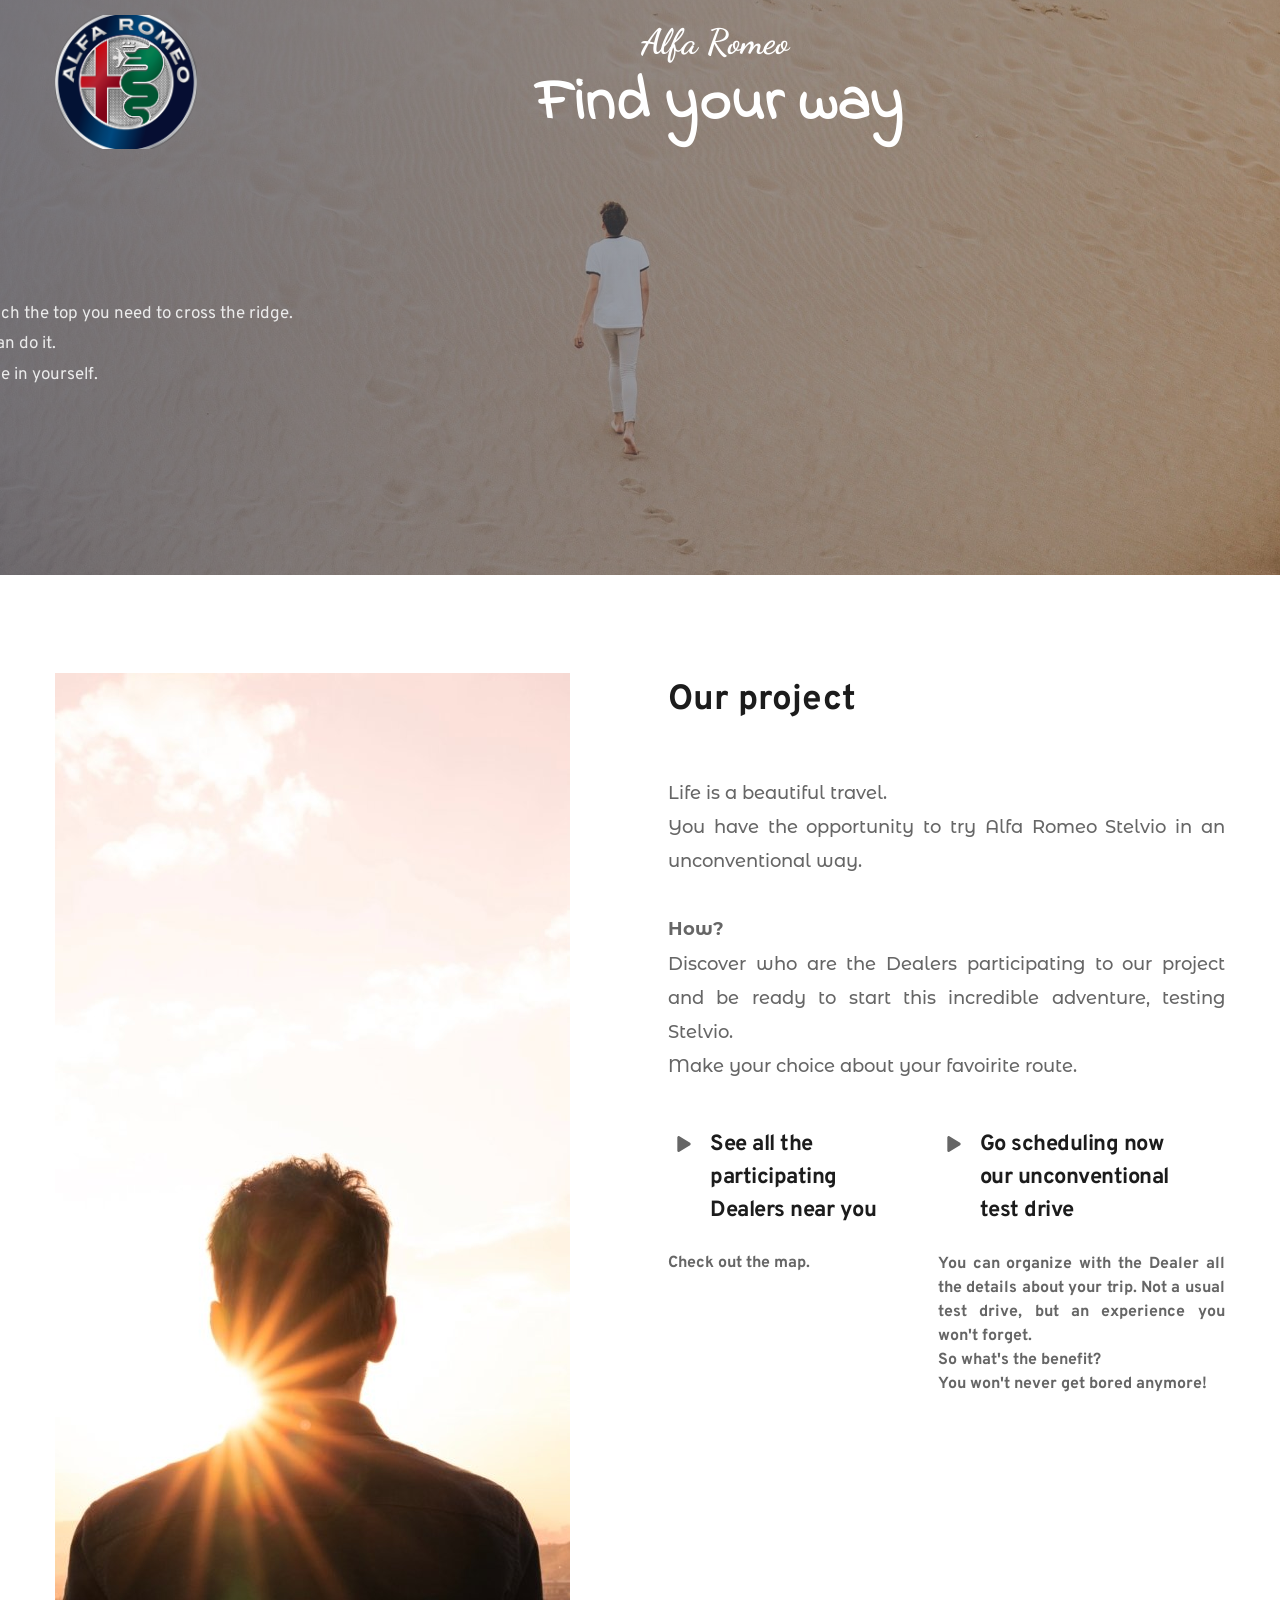
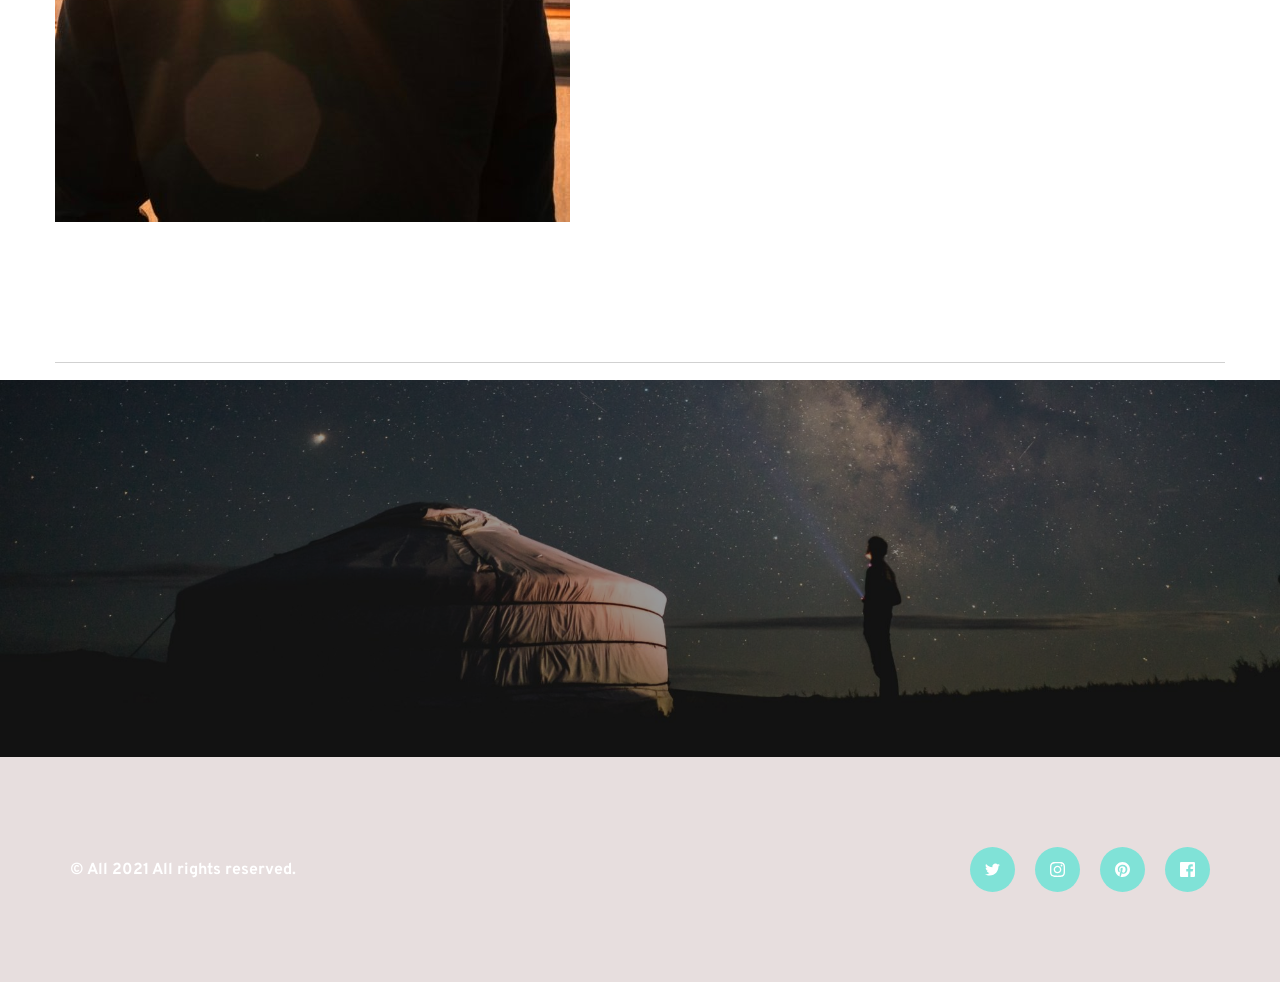
<file: index.html>
<!DOCTYPE html><html lang="en"><head><meta charset="utf-8"><link rel="icon" href="assets/fcde519aa431fc25c1beadadf0a41292.ico" sizes="16x16"><title>Home</title><meta name="description" content=""><meta property="og:title" content=""><meta property="og:description" content=""><meta property="og:url" content="https://main--unruffled-swartz-8d130f.netlify.app"><meta content="summary_large_image" name="twitter:card"><!-- BRIZY ASSETS --><meta name="viewport" content="width=device-width, initial-scale=1"><link class="brz-link brz-link-google-prefetch" rel="dns-prefetch" href="//ajax.googleapis.com"><link class="brz-link brz-link-google-prefetch" rel="dns-prefetch" href="//fonts.googleapis.com"><link class="brz-link brz-link-google-preconnect" rel="preconnect" href="https://fonts.gstatic.com/" crossorigin><link class="brz-link brz-link-cdn-preconnect" rel="preconnect" href="assets/6666cd76f96956469e7be39d750cc7d9." crossorigin><link class="brz-link brz-link-google" type="text/css" rel="stylesheet" href="https://fonts.googleapis.com/css?family=Dancing Script:regular,500,600,700|Indie Flower:regular|Lato:100,100italic,300,300italic,regular,italic,700,700italic,900,900italic|Overpass:100,100italic,200,200italic,300,300italic,regular,italic,600,600italic,700,700italic,800,800italic,900,900italic|Montserrat Alternates:100,100italic,200,200italic,300,300italic,regular,italic,500,500italic,600,600italic,700,700italic,800,800italic,900,900italic|Red Hat Text:regular,italic,500,500italic,700,700italic|DM Serif Text:regular,italic|Blinker:100,200,300,regular,600,700,800,900|Aleo:300,300italic,regular,italic,700,700italic|Nunito:200,200italic,300,300italic,regular,italic,600,600italic,700,700italic,800,800italic,900,900italic|Knewave:regular|Palanquin:100,200,300,regular,500,600,700|Palanquin Dark:regular,500,600,700|Roboto:100,100italic,300,300italic,regular,italic,500,500italic,700,700italic,900,900italic|Oswald:200,300,regular,500,600,700|Oxygen:300,regular,700|Playfair Display:regular,italic,700,700italic,900,900italic|Fira Sans:100,100italic,200,200italic,300,300italic,regular,italic,500,500italic,600,600italic,700,700italic,800,800italic,900,900italic|Abril Fatface:regular|Comfortaa:300,regular,500,600,700|Kaushan Script:regular|Noto Serif:regular,italic,700,700italic|Montserrat:100,100italic,200,200italic,300,300italic,regular,italic,500,500italic,600,600italic,700,700italic,800,800italic,900,900italic&subset=arabic,bengali,cyrillic,cyrillic-ext,devanagari,greek,greek-ext,gujarati,hebrew,khmer,korean,latin-ext,tamil,telugu,thai,vietnamese&display=swap" /><link class="brz-link brz-link-preview" href="assets/5c8b0b8bf5922857836c52f09240dbdd.css" rel="stylesheet"/><style class="brz-style">.brz .css-11tmanw, .brz [data-css-11tmanw] {color: rgba(102,102,102,1);border-color: rgba(35,157,219,0);background-color: rgba(189,225,244,0);background-image: none;border-width: 0;border-style: solid;width: 32px;height: 32px;font-size: 32px;padding: 0px;border-radius: 0;stroke-width: 0;transition: all .5s ease-in-out;transition-property: background,border-radius,color,border-color,box-shadow;-webkit-transition: all .5s ease-in-out;-moz-transition: all .5s ease-in-out;-webkit-transition-property: background,border-radius,color,border-color,box-shadow;-moz-transition-property: background,border-radius,color,border-color,box-shadow;}
@media (min-width: 991px) {.brz .css-11tmanw:hover, .brz [data-css-11tmanw]:hover {color: rgba(161,112,217,.8);border-color: rgba(35,157,219,0);background-color: rgba(189,225,244,0);background-image: none;}}
@media (max-width: 991px) {.brz .css-11tmanw, .brz [data-css-11tmanw] {width: 32px;height: 32px;font-size: 32px;padding: 0px;border-radius: 0px;stroke-width: 0;}}
@media (max-width: 767px) {.brz .css-11tmanw, .brz [data-css-11tmanw] {width: 32px;height: 32px;font-size: 32px;padding: 0px;border-radius: 0px;stroke-width: 0;}}
.brz .css-1fdvqpv, .brz [data-css-1fdvqpv] {color: rgba(255,255,255,1);border-color: rgba(35,157,219,0);background-color: rgba(54,229,211,.58);background-image: none;border-width: 0;border-style: solid;width: 45px;height: 45px;font-size: 15px;padding: 15px;border-radius: 26px;stroke-width: 0;transition: all .5s ease-in-out;transition-property: background,border-radius,color,border-color,box-shadow;-webkit-transition: all .5s ease-in-out;-moz-transition: all .5s ease-in-out;-webkit-transition-property: background,border-radius,color,border-color,box-shadow;-moz-transition-property: background,border-radius,color,border-color,box-shadow;}
@media (min-width: 991px) {.brz .css-1fdvqpv:hover, .brz [data-css-1fdvqpv]:hover {color: rgba(28,28,28,1);border-color: rgba(5,202,182,1);background-color: rgba(255,255,255,1);background-image: none;}}
@media (max-width: 991px) {.brz .css-1fdvqpv, .brz [data-css-1fdvqpv] {width: 45px;height: 45px;font-size: 15px;padding: 15px;border-radius: 26px;stroke-width: 0;}}
@media (max-width: 767px) {.brz .css-1fdvqpv, .brz [data-css-1fdvqpv] {width: 45px;height: 45px;font-size: 15px;padding: 15px;border-radius: 26px;stroke-width: 0;}}</style><style class="brz-style">.brz .brz-css-rajtw {z-index: auto;margin: 0;}
.brz .brz-css-rajtw .brz-section__content {min-height: auto;display: flex;}
.brz .brz-css-rajtw .brz-container {justify-content: center;}
.brz .brz-css-rajtw > .slick-slider > .brz-slick-slider__dots {color: rgba(0,0,0,1);}
.brz .brz-css-rajtw > .slick-slider > .brz-slick-slider__arrow {color: rgba(0,0,0,.7);}
@media (min-width:991px) {.brz .brz-css-rajtw {display: block;}}
@media (min-width:991px) {.brz .brz-css-rajtw > .slick-slider > .brz-slick-slider__arrow:hover {color: rgba(0,0,0,1);}}
@media (max-width:991px) and (min-width:768px) {.brz .brz-css-rajtw {z-index: auto;margin: 0;}
	.brz .brz-css-rajtw .brz-section__content {min-height: auto;display: flex;}
	.brz .brz-css-rajtw .brz-container {justify-content: center;}
	.brz .brz-css-rajtw > .slick-slider > .brz-slick-slider__dots {color: rgba(0,0,0,1);}
	.brz .brz-css-rajtw > .slick-slider > .brz-slick-slider__arrow {color: rgba(0,0,0,.7);}}
@media (max-width:991px) and (min-width:768px) {.brz .brz-css-rajtw {display: block;}}
@media (max-width:767px) {.brz .brz-css-rajtw {z-index: auto;margin: 0;}
	.brz .brz-css-rajtw .brz-section__content {min-height: auto;display: flex;}
	.brz .brz-css-rajtw .brz-container {justify-content: center;}
	.brz .brz-css-rajtw > .slick-slider > .brz-slick-slider__dots {color: rgba(0,0,0,1);}
	.brz .brz-css-rajtw > .slick-slider > .brz-slick-slider__arrow {color: rgba(0,0,0,.7);}}
@media (max-width:767px) {.brz .brz-css-rajtw {display: block;}}
.brz .brz-css-niufh {padding: 75px 0px 75px 0px;}
.brz .brz-css-niufh > .brz-bg {border: 0px solid rgba(102,115,141,0);border-radius: 0;}
.brz .brz-css-niufh > .brz-bg > .brz-bg-image {background-image: none;display: block;}
.brz .brz-css-niufh > .brz-bg > .brz-bg-image:after {content: "";background-image: none;}
.brz .brz-css-niufh > .brz-bg > .brz-bg-color {background-color: rgba(0,0,0,0);background-image: none;}
.brz .brz-css-niufh > .brz-bg > .brz-bg-map {display: none;}
.brz .brz-css-niufh > .brz-bg > .brz-bg-video {display: none;}
.brz .brz-css-niufh > .brz-bg > .brz-bg-shape__top {background-image: none;background-size: 100% 100px;height: 100px;transform: rotateX(0deg) rotateY(0deg);z-index: auto;}
.brz .brz-css-niufh > .brz-bg > .brz-bg-shape__bottom {background-image: none;background-size: 100% 100px;height: 100px;transform: rotateX(-180deg) rotateY(-180deg);z-index: auto;}
@media (min-width:991px) {.brz .brz-css-niufh > .brz-bg > .brz-bg-image {background-attachment: scroll;}}
@media (max-width:991px) and (min-width:768px) {.brz .brz-css-niufh {padding: 50px 15px 50px 15px;}
	.brz .brz-css-niufh > .brz-bg {border: 0px solid rgba(102,115,141,0);border-radius: 0;}
	.brz .brz-css-niufh > .brz-bg > .brz-bg-image {background-image: none;display: block;}
	.brz .brz-css-niufh > .brz-bg > .brz-bg-image:after {content: "";background-image: none;}
	.brz .brz-css-niufh > .brz-bg > .brz-bg-color {background-color: rgba(0,0,0,0);background-image: none;}
	.brz .brz-css-niufh > .brz-bg > .brz-bg-map {display: none;}
	.brz .brz-css-niufh > .brz-bg > .brz-bg-video {display: none;}
	.brz .brz-css-niufh > .brz-bg > .brz-bg-shape__top {background-image: none;background-size: 100% 100px;height: 100px;transform: rotateX(0deg) rotateY(0deg);z-index: auto;}
	.brz .brz-css-niufh > .brz-bg > .brz-bg-shape__bottom {background-image: none;background-size: 100% 100px;height: 100px;transform: rotateX(-180deg) rotateY(-180deg);z-index: auto;}}
@media (max-width:767px) {.brz .brz-css-niufh {padding: 25px 15px 25px 15px;}
	.brz .brz-css-niufh > .brz-bg {border: 0px solid rgba(102,115,141,0);border-radius: 0;}
	.brz .brz-css-niufh > .brz-bg > .brz-bg-image {background-image: none;display: block;}
	.brz .brz-css-niufh > .brz-bg > .brz-bg-image:after {content: "";background-image: none;}
	.brz .brz-css-niufh > .brz-bg > .brz-bg-color {background-color: rgba(0,0,0,0);background-image: none;}
	.brz .brz-css-niufh > .brz-bg > .brz-bg-map {display: none;}
	.brz .brz-css-niufh > .brz-bg > .brz-bg-video {display: none;}
	.brz .brz-css-niufh > .brz-bg > .brz-bg-shape__top {background-image: none;background-size: 100% 100px;height: 100px;transform: rotateX(0deg) rotateY(0deg);z-index: auto;}
	.brz .brz-css-niufh > .brz-bg > .brz-bg-shape__bottom {background-image: none;background-size: 100% 100px;height: 100px;transform: rotateX(-180deg) rotateY(-180deg);z-index: auto;}}
.brz .brz-css-ooqge {border: 0px solid transparent;}
@media (min-width:991px) {.brz .brz-css-ooqge {max-width: calc(1 * var(--brz-section-container-max-width,1170px));}}
@media (max-width:991px) and (min-width:768px) {.brz .brz-css-ooqge {border: 0px solid transparent;}}
@media (max-width:991px) and (min-width:768px) {.brz .brz-css-ooqge {max-width: 100%;}}
@media (max-width:767px) {.brz .brz-css-ooqge {border: 0px solid transparent;}}
@media (max-width:767px) {.brz .brz-css-ooqge {max-width: 100%;}}
.brz .brz-css-itlce {margin: 0;z-index: auto;align-items: flex-start;}
.brz .brz-css-itlce > .brz-bg {border: 0px solid rgba(102,115,141,0);border-radius: 0;max-width: 100%;}
.brz .brz-css-itlce > .brz-bg > .brz-bg-image {background-image: none;display: block;}
.brz .brz-css-itlce > .brz-bg > .brz-bg-image:after {content: "";background-image: none;}
.brz .brz-css-itlce > .brz-bg > .brz-bg-color {background-color: rgba(0,0,0,0);background-image: none;}
.brz .brz-css-itlce > .brz-bg > .brz-bg-map {display: none;}
.brz .brz-css-itlce > .brz-bg > .brz-bg-video {display: none;}
.brz .brz-css-itlce > .brz-row {border: 0px solid transparent;}
@media (min-width:991px) {.brz .brz-css-itlce {min-height: auto;display: flex;}
	.brz .brz-css-itlce > .brz-bg {transition-duration: .5s;transition-property: filter,box-shadow,background,border-radius,border-color;}
	.brz .brz-css-itlce > .brz-bg > .brz-bg-image {transition-duration: .5s;transition-property: filter,box-shadow,background,border-radius,border-color;}
	.brz .brz-css-itlce > .brz-bg > .brz-bg-color {transition-duration: .5s;transition-property: filter,box-shadow,background,border-radius,border-color;}
	.brz .brz-css-itlce > .brz-bg > .brz-bg-video {transition-duration: .5s;transition-property: filter,box-shadow,background,border-radius,border-color;}
	.brz .brz-css-itlce > .brz-row {transition-duration: .5s;transition-property: filter,box-shadow,background,border-radius,border-color;}}
@media (max-width:991px) and (min-width:768px) {.brz .brz-css-itlce {margin: 0;z-index: auto;align-items: flex-start;}
	.brz .brz-css-itlce > .brz-bg {border: 0px solid rgba(102,115,141,0);border-radius: 0;max-width: 100%;}
	.brz .brz-css-itlce > .brz-bg > .brz-bg-image {background-image: none;display: block;}
	.brz .brz-css-itlce > .brz-bg > .brz-bg-image:after {content: "";background-image: none;}
	.brz .brz-css-itlce > .brz-bg > .brz-bg-color {background-color: rgba(0,0,0,0);background-image: none;}
	.brz .brz-css-itlce > .brz-bg > .brz-bg-map {display: none;}
	.brz .brz-css-itlce > .brz-bg > .brz-bg-video {display: none;}
	.brz .brz-css-itlce > .brz-row {border: 0px solid transparent;}}
@media (max-width:991px) and (min-width:768px) {.brz .brz-css-itlce {min-height: auto;display: flex;}
	.brz .brz-css-itlce > .brz-bg {transition-duration: .5s;transition-property: filter,box-shadow,background,border-radius,border-color;}
	.brz .brz-css-itlce > .brz-bg > .brz-bg-image {transition-duration: .5s;transition-property: filter,box-shadow,background,border-radius,border-color;}
	.brz .brz-css-itlce > .brz-bg > .brz-bg-color {transition-duration: .5s;transition-property: filter,box-shadow,background,border-radius,border-color;}
	.brz .brz-css-itlce > .brz-bg > .brz-bg-video {transition-duration: .5s;transition-property: filter,box-shadow,background,border-radius,border-color;}
	.brz .brz-css-itlce > .brz-row {flex-direction: row;flex-wrap: wrap;justify-content: flex-start;transition-duration: .5s;transition-property: filter,box-shadow,background,border-radius,border-color;}}
@media (max-width:767px) {.brz .brz-css-itlce {margin: 0;z-index: auto;align-items: flex-start;}
	.brz .brz-css-itlce > .brz-bg {border: 0px solid rgba(102,115,141,0);border-radius: 0;max-width: 100%;}
	.brz .brz-css-itlce > .brz-bg > .brz-bg-image {background-image: none;display: block;}
	.brz .brz-css-itlce > .brz-bg > .brz-bg-image:after {content: "";background-image: none;}
	.brz .brz-css-itlce > .brz-bg > .brz-bg-color {background-color: rgba(0,0,0,0);background-image: none;}
	.brz .brz-css-itlce > .brz-bg > .brz-bg-map {display: none;}
	.brz .brz-css-itlce > .brz-bg > .brz-bg-video {display: none;}
	.brz .brz-css-itlce > .brz-row {border: 0px solid transparent;}}
@media (max-width:767px) {.brz .brz-css-itlce {min-height: auto;display: flex;}
	.brz .brz-css-itlce > .brz-bg {transition-duration: .5s;transition-property: filter,box-shadow,background,border-radius,border-color;}
	.brz .brz-css-itlce > .brz-bg > .brz-bg-image {transition-duration: .5s;transition-property: filter,box-shadow,background,border-radius,border-color;}
	.brz .brz-css-itlce > .brz-bg > .brz-bg-color {transition-duration: .5s;transition-property: filter,box-shadow,background,border-radius,border-color;}
	.brz .brz-css-itlce > .brz-bg > .brz-bg-video {transition-duration: .5s;transition-property: filter,box-shadow,background,border-radius,border-color;}
	.brz .brz-css-itlce > .brz-row {flex-direction: row;flex-wrap: wrap;justify-content: flex-start;transition-duration: .5s;transition-property: filter,box-shadow,background,border-radius,border-color;}}
.brz .brz-css-ypzoy {padding: 10px;max-width: 100%;}
@media (max-width:991px) and (min-width:768px) {.brz .brz-css-ypzoy {padding: 0;max-width: 100%;}}
@media (max-width:767px) {.brz .brz-css-ypzoy {padding: 0;max-width: 100%;}}
.brz .brz-css-udejl {z-index: auto;flex: 1 1 50%;max-width: 50%;justify-content: flex-start;}
.brz .brz-css-udejl > .brz-bg {border: 0px solid rgba(102,115,141,0);border-radius: 0;margin: 0;}
.brz .brz-css-udejl > .brz-bg > .brz-bg-image {background-image: none;}
.brz .brz-css-udejl > .brz-bg > .brz-bg-image:after {content: "";background-image: none;}
.brz .brz-css-udejl > .brz-bg > .brz-bg-color {background-color: rgba(0,0,0,0);background-image: none;}
@media (min-width:991px) {.brz .brz-css-udejl > .brz-bg {transition-duration: .5s;transition-property: filter,box-shadow,background,border-radius,border-color;}
	.brz .brz-css-udejl > .brz-bg > .brz-bg-image {transition-duration: .5s;transition-property: filter,box-shadow,background,border-radius,border-color;}
	.brz .brz-css-udejl > .brz-bg > .brz-bg-color {transition-duration: .5s;transition-property: filter,box-shadow,background,border-radius,border-color;}}
@media (max-width:991px) and (min-width:768px) {.brz .brz-css-udejl {z-index: auto;flex: 1 1 50%;max-width: 50%;justify-content: flex-start;}
	.brz .brz-css-udejl > .brz-bg {border: 0px solid rgba(102,115,141,0);border-radius: 0;margin: 0;}
	.brz .brz-css-udejl > .brz-bg > .brz-bg-image {background-image: none;}
	.brz .brz-css-udejl > .brz-bg > .brz-bg-image:after {content: "";background-image: none;}
	.brz .brz-css-udejl > .brz-bg > .brz-bg-color {background-color: rgba(0,0,0,0);background-image: none;}}
@media (max-width:991px) and (min-width:768px) {.brz .brz-css-udejl > .brz-bg {transition-duration: .5s;transition-property: filter,box-shadow,background,border-radius,border-color;}
	.brz .brz-css-udejl > .brz-bg > .brz-bg-image {transition-duration: .5s;transition-property: filter,box-shadow,background,border-radius,border-color;}
	.brz .brz-css-udejl > .brz-bg > .brz-bg-color {transition-duration: .5s;transition-property: filter,box-shadow,background,border-radius,border-color;}}
@media (max-width:767px) {.brz .brz-css-udejl {z-index: auto;flex: 1 1 100%;max-width: 100%;justify-content: flex-start;}
	.brz .brz-css-udejl > .brz-bg {border: 0px solid rgba(102,115,141,0);border-radius: 0;margin: 10px 0px 10px 0px;}
	.brz .brz-css-udejl > .brz-bg > .brz-bg-image {background-image: none;}
	.brz .brz-css-udejl > .brz-bg > .brz-bg-image:after {content: "";background-image: none;}
	.brz .brz-css-udejl > .brz-bg > .brz-bg-color {background-color: rgba(0,0,0,0);background-image: none;}}
@media (max-width:767px) {.brz .brz-css-udejl > .brz-bg {transition-duration: .5s;transition-property: filter,box-shadow,background,border-radius,border-color;}
	.brz .brz-css-udejl > .brz-bg > .brz-bg-image {transition-duration: .5s;transition-property: filter,box-shadow,background,border-radius,border-color;}
	.brz .brz-css-udejl > .brz-bg > .brz-bg-color {transition-duration: .5s;transition-property: filter,box-shadow,background,border-radius,border-color;}}
.brz .brz-css-ytcbx {z-index: auto;margin: 0;border: 0px solid transparent;padding: 5px 15px 5px 15px;}
@media (min-width:991px) {.brz .brz-css-ytcbx {display: flex;transition-duration: .5s;transition-property: filter,box-shadow,background,border-radius,border-color;}}
@media (max-width:991px) and (min-width:768px) {.brz .brz-css-ytcbx {z-index: auto;margin: 0;border: 0px solid transparent;padding: 5px 15px 5px 15px;}}
@media (max-width:991px) and (min-width:768px) {.brz .brz-css-ytcbx {display: flex;transition-duration: .5s;transition-property: filter,box-shadow,background,border-radius,border-color;}}
@media (max-width:767px) {.brz .brz-css-ytcbx {z-index: auto;margin: 10px 0px 10px 0px;border: 0px solid transparent;padding: 0;}}
@media (max-width:767px) {.brz .brz-css-ytcbx {display: flex;transition-duration: .5s;transition-property: filter,box-shadow,background,border-radius,border-color;}}
.brz .brz-css-trari {padding: 0;margin: 10px 0px 10px 0px;justify-content: center;position: relative;}
@media (min-width:991px) {.brz .brz-css-trari {display: flex;z-index: auto;position: relative;}}
@media (max-width:991px) and (min-width:768px) {.brz .brz-css-trari {padding: 0;margin: 10px 0px 10px 0px;justify-content: center;position: relative;}}
@media (max-width:991px) and (min-width:768px) {.brz .brz-css-trari {display: flex;z-index: auto;position: relative;}}
@media (max-width:767px) {.brz .brz-css-trari {padding: 0;margin: 10px 0px 10px 0px;justify-content: center;position: relative;}}
@media (max-width:767px) {.brz .brz-css-trari {display: flex;z-index: auto;position: relative;}}
.brz .brz-css-knfcq {width: 100%;}
@media (max-width:991px) and (min-width:768px) {.brz .brz-css-knfcq {width: 100%;}}
@media (max-width:767px) {.brz .brz-css-knfcq {width: 100%;}}
.brz .brz-css-hnwvx {height: 50px;}
@media (max-width:991px) and (min-width:768px) {.brz .brz-css-hnwvx {height: 50px;}}
@media (max-width:767px) {.brz .brz-css-hnwvx {height: 50px;}}
.brz .brz-css-vgyzq {max-width: 100%;height: auto;border: 0px solid rgba(102,115,141,0);border-radius: 0;}
@media (min-width:991px) {.brz .brz-css-vgyzq {transition-duration: .5s;transition-property: border,box-shadow,filter;}
	.brz .brz-css-vgyzq:after {transition-duration: .5s;transition-property: border,box-shadow,filter;}
	.brz .brz-css-vgyzq .brz-picture {transition-duration: .5s;transition-property: border,box-shadow,filter;}}
@media (max-width:991px) and (min-width:768px) {.brz .brz-css-vgyzq {max-width: 100%;height: auto;border: 0px solid rgba(102,115,141,0);border-radius: 0;}}
@media (max-width:991px) and (min-width:768px) {.brz .brz-css-vgyzq {transition-duration: .5s;transition-property: border,box-shadow,filter;}
	.brz .brz-css-vgyzq:after {transition-duration: .5s;transition-property: border,box-shadow,filter;}
	.brz .brz-css-vgyzq .brz-picture {transition-duration: .5s;transition-property: border,box-shadow,filter;}}
@media (max-width:767px) {.brz .brz-css-vgyzq {max-width: 100%;height: auto;border: 0px solid rgba(102,115,141,0);border-radius: 0;}}
@media (max-width:767px) {.brz .brz-css-vgyzq {transition-duration: .5s;transition-property: border,box-shadow,filter;}
	.brz .brz-css-vgyzq:after {transition-duration: .5s;transition-property: border,box-shadow,filter;}
	.brz .brz-css-vgyzq .brz-picture {transition-duration: .5s;transition-property: border,box-shadow,filter;}}
.brz .brz-css-pdqjk {padding-top: 223.1546%;}
@media (max-width:991px) and (min-width:768px) {.brz .brz-css-pdqjk {padding-top: 258.9698%;}}
@media (max-width:767px) {.brz .brz-css-pdqjk {padding-top: 223.1553%;}}
.brz .brz-css-yivqo {flex-direction: row;}
.brz .brz-css-yivqo .brz-icon__container {margin-left: auto;margin-right: 20px;}
@media (max-width:991px) and (min-width:768px) {.brz .brz-css-yivqo {flex-direction: row;}
	.brz .brz-css-yivqo .brz-icon__container {margin-left: auto;margin-right: 20px;}}
@media (max-width:767px) {.brz .brz-css-yivqo {flex-direction: row;}
	.brz .brz-css-yivqo .brz-icon__container {margin-left: auto;margin-right: 20px;}}
.brz .brz-css-diazx {width: 100%;height: 400px;}
.brz .brz-css-diazx:before {border: 0px solid rgba(102,115,141,0);border-radius: 0;}
.brz .brz-css-diazx:after {height: unset;}
.brz .brz-css-diazx .brz-map-content {border-radius: 0;}
@media (min-width:991px) {.brz .brz-css-diazx:before {transition-duration: .5s;transition-property: filter,box-shadow,border-radius,border;}
	.brz .brz-css-diazx .brz-map-content {transition-duration: .5s;transition-property: filter,box-shadow,border-radius,border;}
	.brz .brz-css-diazx .brz-iframe {transition-duration: .5s;transition-property: filter,box-shadow,border-radius,border;}}
@media (max-width:991px) and (min-width:768px) {.brz .brz-css-diazx {width: 100%;height: 400px;}
	.brz .brz-css-diazx:before {border: 0px solid rgba(102,115,141,0);border-radius: 0;}
	.brz .brz-css-diazx:after {height: unset;}
	.brz .brz-css-diazx .brz-map-content {border-radius: 0;}}
@media (max-width:991px) and (min-width:768px) {.brz .brz-css-diazx:before {transition-duration: .5s;transition-property: filter,box-shadow,border-radius,border;}
	.brz .brz-css-diazx .brz-map-content {transition-duration: .5s;transition-property: filter,box-shadow,border-radius,border;}
	.brz .brz-css-diazx .brz-iframe {transition-duration: .5s;transition-property: filter,box-shadow,border-radius,border;}}
@media (max-width:767px) {.brz .brz-css-diazx {width: 100%;height: 400px;}
	.brz .brz-css-diazx:before {border: 0px solid rgba(102,115,141,0);border-radius: 0;}
	.brz .brz-css-diazx:after {height: unset;}
	.brz .brz-css-diazx .brz-map-content {border-radius: 0;}}
@media (max-width:767px) {.brz .brz-css-diazx:before {transition-duration: .5s;transition-property: filter,box-shadow,border-radius,border;}
	.brz .brz-css-diazx .brz-map-content {transition-duration: .5s;transition-property: filter,box-shadow,border-radius,border;}
	.brz .brz-css-diazx .brz-iframe {transition-duration: .5s;transition-property: filter,box-shadow,border-radius,border;}}
.brz .brz-css-jjzou {width: 75%;}
.brz .brz-css-jjzou .brz-hr {border-top: 2px solid rgba(102,102,102,.75);}
@media (max-width:991px) and (min-width:768px) {.brz .brz-css-jjzou {width: 75%;}
	.brz .brz-css-jjzou .brz-hr {border-top: 2px solid rgba(102,102,102,.75);}}
@media (max-width:767px) {.brz .brz-css-jjzou {width: 75%;}
	.brz .brz-css-jjzou .brz-hr {border-top: 2px solid rgba(102,102,102,.75);}}
.brz .brz-css-cjgae {z-index: auto;position: relative;margin: 10px 0px 10px 0px;}
@media (min-width:991px) {.brz .brz-css-cjgae {display: flex;position: relative;}}
@media (max-width:991px) and (min-width:768px) {.brz .brz-css-cjgae {z-index: auto;position: relative;margin: 10px 0px 10px 0px;}}
@media (max-width:991px) and (min-width:768px) {.brz .brz-css-cjgae {display: flex;position: relative;}}
@media (max-width:767px) {.brz .brz-css-cjgae {z-index: auto;position: relative;margin: 10px 0px 10px 0px;}}
@media (max-width:767px) {.brz .brz-css-cjgae {display: flex;position: relative;}}
.brz .brz-css-dfqvb {justify-content: center;padding: 0;margin: 0px -5px -20px -5px;}
@media (max-width:991px) and (min-width:768px) {.brz .brz-css-dfqvb {justify-content: center;padding: 0;margin: 0px -5px -20px -5px;}}
@media (max-width:767px) {.brz .brz-css-dfqvb {justify-content: center;padding: 0;margin: 0px -5px -20px -5px;}}
.brz .brz-css-uccfh {padding: 0px 5px 20px 5px;}
@media (max-width:991px) and (min-width:768px) {.brz .brz-css-uccfh {padding: 0px 5px 20px 5px;}}
@media (max-width:767px) {.brz .brz-css-uccfh {padding: 0px 5px 20px 5px;}}
.brz .brz-css-cepmk {padding: 0;}
@media (max-width:991px) and (min-width:768px) {.brz .brz-css-cepmk {padding: 0;}}
@media (max-width:767px) {.brz .brz-css-cepmk {padding: 0;}}
.brz .brz-css-nskkt {margin: 0;}
@media (max-width:991px) and (min-width:768px) {.brz .brz-css-nskkt {margin: 0;}}
@media (max-width:767px) {.brz .brz-css-nskkt {margin: 0;}}
.brz .brz-css-wgvvg {padding: 15px 0px 75px 0px;}
.brz .brz-css-wgvvg > .brz-bg > .brz-bg-image {background-image: url("assets/img/531d07c9d7583844a6503d80fcd0ec5d.jpg");background-position: 50% 100%;}
.brz .brz-css-wgvvg > .brz-bg > .brz-bg-image:after {content: "";background-image: url("assets/img/531d07c9d7583844a6503d80fcd0ec5d.jpg");}
.brz .brz-css-wgvvg > .brz-bg > .brz-bg-color {background-color: transparent;background-image: linear-gradient(90deg,rgba(97,103,118,.78) 0%,rgba(28,28,28,.2) 100%);}
@media (max-width:991px) and (min-width:768px) {.brz .brz-css-wgvvg {padding: 0px 35px 100px 35px;}
	.brz .brz-css-wgvvg > .brz-bg > .brz-bg-image {background-image: url("assets/img/531d07c9d7583844a6503d80fcd0ec5d.jpg");background-position: 50% 100%;}
	.brz .brz-css-wgvvg > .brz-bg > .brz-bg-image:after {content: "";background-image: url("assets/img/531d07c9d7583844a6503d80fcd0ec5d.jpg");}
	.brz .brz-css-wgvvg > .brz-bg > .brz-bg-color {background-color: transparent;background-image: linear-gradient(90deg,rgba(97,103,118,.78) 0%,rgba(28,28,28,.2) 100%);}}
@media (max-width:767px) {.brz .brz-css-wgvvg {padding: 0px 25px 75px 25px;}
	.brz .brz-css-wgvvg > .brz-bg > .brz-bg-image {background-image: url("assets/img/531d07c9d7583844a6503d80fcd0ec5d.jpg");background-position: 50% 100%;}
	.brz .brz-css-wgvvg > .brz-bg > .brz-bg-image:after {content: "";background-image: url("assets/img/531d07c9d7583844a6503d80fcd0ec5d.jpg");}
	.brz .brz-css-wgvvg > .brz-bg > .brz-bg-color {background-color: transparent;background-image: linear-gradient(90deg,rgba(97,103,118,.78) 0%,rgba(28,28,28,.2) 100%);}}
.brz .brz-css-apzkr {flex: 1 1 12.1%;max-width: 12.1%;justify-content: center;}
.brz .brz-css-apzkr > .brz-bg {margin: 0;}
.brz .brz-css-apzkr > .brz-bg > .brz-bg-image {background-image: url("assets/img/e7045d5d7188714af1ebfc616399d0e0.png");background-position: 50% 50%;}
.brz .brz-css-apzkr > .brz-bg > .brz-bg-image:after {content: "";background-image: url("assets/img/e7045d5d7188714af1ebfc616399d0e0.png");}
.brz .brz-css-apzkr > .brz-bg > .brz-bg-color {background-color: rgba(29,133,232,0);}
@media (max-width:991px) and (min-width:768px) {.brz .brz-css-apzkr {flex: 1 1 15.9%;max-width: 15.9%;justify-content: center;}
	.brz .brz-css-apzkr > .brz-bg {margin: 0;}
	.brz .brz-css-apzkr > .brz-bg > .brz-bg-image {background-image: url("assets/img/e7045d5d7188714af1ebfc616399d0e0.png");background-position: 50% 50%;}
	.brz .brz-css-apzkr > .brz-bg > .brz-bg-image:after {content: "";background-image: url("assets/img/e7045d5d7188714af1ebfc616399d0e0.png");}
	.brz .brz-css-apzkr > .brz-bg > .brz-bg-color {background-color: rgba(29,133,232,0);}}
@media (max-width:767px) {.brz .brz-css-apzkr {flex: 1 1 28.6%;max-width: 28.6%;justify-content: center;}
	.brz .brz-css-apzkr > .brz-bg {margin: 0;}
	.brz .brz-css-apzkr > .brz-bg > .brz-bg-image {background-image: url("assets/img/e7045d5d7188714af1ebfc616399d0e0.png");background-position: 50% 50%;}
	.brz .brz-css-apzkr > .brz-bg > .brz-bg-image:after {content: "";background-image: url("assets/img/e7045d5d7188714af1ebfc616399d0e0.png");}
	.brz .brz-css-apzkr > .brz-bg > .brz-bg-color {background-color: rgba(29,133,232,0);}}
.brz .brz-css-mmrvh {margin: 0;padding: 0;}
@media (max-width:991px) and (min-width:768px) {.brz .brz-css-mmrvh {margin: 0;padding: 5px 15px 5px 15px;}}
@media (max-width:767px) {.brz .brz-css-mmrvh {margin: 0;padding: 0;}}
.brz .brz-css-zlwnc {flex: 1 1 87.9%;max-width: 87.9%;}
@media (max-width:991px) and (min-width:768px) {.brz .brz-css-zlwnc {flex: 1 1 87.9%;max-width: 87.9%;}}
@media (max-width:767px) {.brz .brz-css-zlwnc {flex: 1 1 100%;max-width: 100%;}}
.brz .brz-css-abwdr {margin: 0;}
@media (max-width:991px) and (min-width:768px) {.brz .brz-css-abwdr {margin: 0;}}
@media (max-width:767px) {.brz .brz-css-abwdr {margin: 0;}}
.brz .brz-css-evepx {margin-top: 0px !important;margin-bottom: 0px !important;text-align: center;font-family: Dancing Script,handwriting;font-size: 35px;line-height: 1.3;font-weight: 400;letter-spacing: 0px;}
@media (max-width:991px) and (min-width:768px) {.brz .brz-css-evepx {margin-top: 0px !important;margin-bottom: 0px !important;text-align: center;font-family: Dancing Script,handwriting;font-size: 35px;line-height: 1.3;font-weight: 400;letter-spacing: 0px;}}
@media (max-width:767px) {.brz .brz-css-evepx {margin-top: 0px !important;margin-bottom: 0px !important;text-align: center;font-family: Dancing Script,handwriting;font-size: 35px;line-height: 1.3;font-weight: 400;letter-spacing: 0px;}}
.brz .brz-css-lbmhq {margin-top: 0px !important;margin-bottom: 0px !important;text-align: center;font-family: Indie Flower,handwriting;font-size: 60px;line-height: 1.3;font-weight: 400;letter-spacing: 0px;}
@media (max-width:991px) and (min-width:768px) {.brz .brz-css-lbmhq {margin-top: 0px !important;margin-bottom: 0px !important;text-align: center;font-family: Indie Flower,handwriting;font-size: 60px;line-height: 1.3;font-weight: 400;letter-spacing: 0px;}}
@media (max-width:767px) {.brz .brz-css-lbmhq {margin-top: 0px !important;margin-bottom: 0px !important;text-align: center;font-family: Indie Flower,handwriting;font-size: 60px;line-height: 1.3;font-weight: 400;letter-spacing: 0px;}}
.brz .brz-css-aqlvb {height: 150px;}
@media (max-width:991px) and (min-width:768px) {.brz .brz-css-aqlvb {height: 100px;}}
@media (max-width:767px) {.brz .brz-css-aqlvb {height: 100px;}}
.brz .brz-css-hnenj {margin: 0px 77% 0px -100px;}
@media (max-width:991px) and (min-width:768px) {.brz .brz-css-hnenj {margin: 0px 25% 0px 0px;}}
@media (max-width:767px) {.brz .brz-css-hnenj {margin: 0;}}
.brz .brz-css-tiyon {margin-top: 0px !important;margin-bottom: 0px !important;text-align: justify;font-family: Overpass,sans-serif;font-size: 17px;line-height: 1.8;font-weight: 400;letter-spacing: 0px;}
@media (max-width:991px) and (min-width:768px) {.brz .brz-css-tiyon {margin-top: 0px !important;margin-bottom: 0px !important;text-align: justify;font-family: Overpass,sans-serif;font-size: 17px;line-height: 1.5;font-weight: 400;letter-spacing: 0px;}}
@media (max-width:767px) {.brz .brz-css-tiyon {margin-top: 0px !important;margin-bottom: 0px !important;text-align: justify;font-family: Overpass,sans-serif;font-size: 16px;line-height: 1.5;font-weight: 400;letter-spacing: 0px;}}
.brz .brz-css-dylnu {margin-top: 0px !important;margin-bottom: 0px !important;text-align: justify;font-family: Overpass,sans-serif;font-size: 17px;line-height: 1.8;font-weight: 400;letter-spacing: 0px;}
@media (max-width:991px) and (min-width:768px) {.brz .brz-css-dylnu {margin-top: 0px !important;margin-bottom: 0px !important;text-align: justify;font-family: Overpass,sans-serif;font-size: 17px;line-height: 1.5;font-weight: 400;letter-spacing: 0px;}}
@media (max-width:767px) {.brz .brz-css-dylnu {margin-top: 0px !important;margin-bottom: 0px !important;text-align: justify;font-family: Overpass,sans-serif;font-size: 16px;line-height: 1.5;font-weight: 400;letter-spacing: 0px;}}
.brz .brz-css-jzpoe {margin-top: 0px !important;margin-bottom: 0px !important;text-align: justify;font-family: Overpass,sans-serif;font-size: 17px;line-height: 1.8;font-weight: 400;letter-spacing: 0px;}
@media (max-width:991px) and (min-width:768px) {.brz .brz-css-jzpoe {margin-top: 0px !important;margin-bottom: 0px !important;text-align: justify;font-family: Overpass,sans-serif;font-size: 17px;line-height: 1.5;font-weight: 400;letter-spacing: 0px;}}
@media (max-width:767px) {.brz .brz-css-jzpoe {margin-top: 0px !important;margin-bottom: 0px !important;text-align: justify;font-family: Overpass,sans-serif;font-size: 16px;line-height: 1.5;font-weight: 400;letter-spacing: 0px;}}
.brz .brz-css-wtbbj {height: 20px;}
@media (max-width:991px) and (min-width:768px) {.brz .brz-css-wtbbj {height: 20px;}}
@media (max-width:767px) {.brz .brz-css-wtbbj {height: 20px;}}
.brz .brz-css-unohm {height: 50px;}
@media (max-width:991px) and (min-width:768px) {.brz .brz-css-unohm {height: 30px;}}
@media (max-width:767px) {.brz .brz-css-unohm {height: 50px;}}
.brz .brz-css-rmdka {flex: 1 1 100%;max-width: 100%;}
@media (max-width:991px) and (min-width:768px) {.brz .brz-css-rmdka {flex: 1 1 100%;max-width: 100%;}}
@media (max-width:991px) and (min-width:768px) {.brz .brz-css-rmdka > * {display: none;}}
@media (max-width:767px) {.brz .brz-css-rmdka {flex: 1 1 100%;max-width: 100%;}}
@media (max-width:767px) {.brz .brz-css-rmdka > * {display: none;}}
.brz .brz-css-brbhp {height: 30px;}
@media (max-width:991px) and (min-width:768px) {.brz .brz-css-brbhp {height: 30px;}}
@media (max-width:767px) {.brz .brz-css-brbhp {height: 30px;}}
.brz .brz-css-csfrg {padding: 98px 0px 100px 0px;}
@media (max-width:991px) and (min-width:768px) {.brz .brz-css-csfrg {padding: 75px 15px 75px 15px;}}
@media (max-width:767px) {.brz .brz-css-csfrg {padding: 50px 25px 50px 25px;}}
.brz .brz-css-hqbrh {flex: 1 1 44%;max-width: 44%;}
.brz .brz-css-hqbrh > .brz-bg {border: 0px solid rgba(29,133,232,0);margin: 0px 30px 0px 30px;}
@media (max-width:991px) and (min-width:768px) {.brz .brz-css-hqbrh {flex: 1 1 44%;max-width: 44%;}
	.brz .brz-css-hqbrh > .brz-bg {border: 0px solid rgba(29,133,232,0);margin: 0px 10% 0px 10px;}}
@media (max-width:767px) {.brz .brz-css-hqbrh {flex: 1 1 100%;max-width: 100%;}
	.brz .brz-css-hqbrh > .brz-bg {border: 0px solid rgba(29,133,232,0);margin: 0px 30px 0px 30px;}}
.brz .brz-css-vfuna {margin: 0px 30px 0px 30px;padding: 0;}
@media (max-width:991px) and (min-width:768px) {.brz .brz-css-vfuna {margin: 0px 10% 0px 10px;padding: 0;}}
@media (max-width:767px) {.brz .brz-css-vfuna {margin: 0px 30px 0px 30px;padding: 0;}}
.brz .brz-css-pspzm {margin: 0px -30px 0px -30px;}
@media (max-width:991px) and (min-width:768px) {.brz .brz-css-pspzm {margin: 0px -30px 0px -30px;}}
@media (max-width:767px) {.brz .brz-css-pspzm {margin: 0px -30px 0px -30px;}}
.brz .brz-css-qfdos {flex: 1 1 56%;max-width: 56%;}
@media (max-width:991px) and (min-width:768px) {.brz .brz-css-qfdos {flex: 1 1 56%;max-width: 56%;}}
@media (max-width:767px) {.brz .brz-css-qfdos {flex: 1 1 100%;max-width: 100%;}}
.brz .brz-css-ulpnf {padding: 5px 0px 5px 15%;}
@media (max-width:991px) and (min-width:768px) {.brz .brz-css-ulpnf {padding: 5px 15px 5px 15px;}}
@media (max-width:767px) {.brz .brz-css-ulpnf {padding: 20px 0px 0px 0px;}}
.brz .brz-css-hwmwq {margin: 0;}
@media (max-width:991px) and (min-width:768px) {.brz .brz-css-hwmwq {margin: 0;}}
@media (max-width:767px) {.brz .brz-css-hwmwq {margin: 0;}}
.brz .brz-css-heswl {margin-top: 0px !important;margin-bottom: 5px !important;text-align: left;font-family: Overpass,sans-serif;font-size: 35px;line-height: 1.3;font-weight: 700;letter-spacing: 0px;}
@media (max-width:991px) and (min-width:768px) {.brz .brz-css-heswl {margin-top: 0px !important;margin-bottom: 5px !important;text-align: left;font-family: Overpass,sans-serif;font-size: 35px;line-height: 1.3;font-weight: 700;letter-spacing: 0px;}}
@media (max-width:767px) {.brz .brz-css-heswl {margin-top: 0px !important;margin-bottom: 5px !important;text-align: left;font-family: Overpass,sans-serif;font-size: 35px;line-height: 1.3;font-weight: 700;letter-spacing: 0px;}}
.brz .brz-css-pdtjz {margin: 0;}
@media (max-width:991px) and (min-width:768px) {.brz .brz-css-pdtjz {margin: 0;}}
@media (max-width:767px) {.brz .brz-css-pdtjz {margin: 0;}}
.brz .brz-css-cnqmc {margin-top: 0px !important;margin-bottom: 0px !important;text-align: left;font-family: Overpass,sans-serif;font-size: 36px;line-height: 1.3;font-weight: 700;letter-spacing: -1.5px;}
@media (max-width:991px) and (min-width:768px) {.brz .brz-css-cnqmc {margin-top: 0px !important;margin-bottom: 0px !important;text-align: left;font-family: Overpass,sans-serif;font-size: 30px;line-height: 1.2;font-weight: 700;letter-spacing: -1px;}}
@media (max-width:767px) {.brz .brz-css-cnqmc {margin-top: 0px !important;margin-bottom: 0px !important;text-align: left;font-family: Overpass,sans-serif;font-size: 28px;line-height: 1.3;font-weight: 700;letter-spacing: -1px;}}
.brz .brz-css-xznqu {margin: 0;}
@media (max-width:991px) and (min-width:768px) {.brz .brz-css-xznqu {margin: 0;}}
@media (max-width:767px) {.brz .brz-css-xznqu {margin: 0;}}
.brz .brz-css-binlh {margin-top: 0px !important;margin-bottom: 0px !important;text-align: justify;font-family: Montserrat Alternates,sans-serif;font-size: 18px;line-height: 1.9;font-weight: 500;letter-spacing: 0px;}
@media (max-width:991px) and (min-width:768px) {.brz .brz-css-binlh {margin-top: 0px !important;margin-bottom: 0px !important;text-align: justify;font-family: Montserrat Alternates,sans-serif;font-size: 18px;line-height: 1.6;font-weight: 500;letter-spacing: 0px;}}
@media (max-width:767px) {.brz .brz-css-binlh {margin-top: 0px !important;margin-bottom: 0px !important;text-align: justify;font-family: Montserrat Alternates,sans-serif;font-size: 18px;line-height: 1.6;font-weight: 500;letter-spacing: 0px;}}
.brz .brz-css-iyfjv {margin-top: 0px !important;margin-bottom: 0px !important;text-align: justify;font-family: Montserrat Alternates,sans-serif;font-size: 18px;line-height: 1.9;font-weight: 500;letter-spacing: 0px;}
@media (max-width:991px) and (min-width:768px) {.brz .brz-css-iyfjv {margin-top: 0px !important;margin-bottom: 0px !important;text-align: justify;font-family: Montserrat Alternates,sans-serif;font-size: 18px;line-height: 1.6;font-weight: 500;letter-spacing: 0px;}}
@media (max-width:767px) {.brz .brz-css-iyfjv {margin-top: 0px !important;margin-bottom: 0px !important;text-align: justify;font-family: Montserrat Alternates,sans-serif;font-size: 18px;line-height: 1.6;font-weight: 500;letter-spacing: 0px;}}
.brz .brz-css-vftlw {margin-top: 0px !important;margin-bottom: 0px !important;text-align: justify;font-family: Montserrat Alternates,sans-serif;font-size: 18px;line-height: 1.9;font-weight: 500;letter-spacing: 0px;}
@media (max-width:991px) and (min-width:768px) {.brz .brz-css-vftlw {margin-top: 0px !important;margin-bottom: 0px !important;text-align: justify;font-family: Montserrat Alternates,sans-serif;font-size: 18px;line-height: 1.6;font-weight: 500;letter-spacing: 0px;}}
@media (max-width:767px) {.brz .brz-css-vftlw {margin-top: 0px !important;margin-bottom: 0px !important;text-align: justify;font-family: Montserrat Alternates,sans-serif;font-size: 18px;line-height: 1.6;font-weight: 500;letter-spacing: 0px;}}
.brz .brz-css-phoen {margin-top: 0px !important;margin-bottom: 0px !important;text-align: justify;font-family: Montserrat Alternates,sans-serif;font-size: 18px;line-height: 1.9;font-weight: 500;letter-spacing: 0px;}
@media (max-width:991px) and (min-width:768px) {.brz .brz-css-phoen {margin-top: 0px !important;margin-bottom: 0px !important;text-align: justify;font-family: Montserrat Alternates,sans-serif;font-size: 18px;line-height: 1.6;font-weight: 500;letter-spacing: 0px;}}
@media (max-width:767px) {.brz .brz-css-phoen {margin-top: 0px !important;margin-bottom: 0px !important;text-align: justify;font-family: Montserrat Alternates,sans-serif;font-size: 18px;line-height: 1.6;font-weight: 500;letter-spacing: 0px;}}
.brz .brz-css-zbdxx {margin-top: 0px !important;margin-bottom: 0px !important;text-align: justify;font-family: Montserrat Alternates,sans-serif;font-size: 18px;line-height: 1.9;font-weight: 500;letter-spacing: 0px;}
@media (max-width:991px) and (min-width:768px) {.brz .brz-css-zbdxx {margin-top: 0px !important;margin-bottom: 0px !important;text-align: justify;font-family: Montserrat Alternates,sans-serif;font-size: 18px;line-height: 1.6;font-weight: 500;letter-spacing: 0px;}}
@media (max-width:767px) {.brz .brz-css-zbdxx {margin-top: 0px !important;margin-bottom: 0px !important;text-align: justify;font-family: Montserrat Alternates,sans-serif;font-size: 18px;line-height: 1.6;font-weight: 500;letter-spacing: 0px;}}
.brz .brz-css-qfnyw {margin-top: 0px !important;margin-bottom: 0px !important;text-align: justify;font-family: Montserrat Alternates,sans-serif;font-size: 18px;line-height: 1.9;font-weight: 500;letter-spacing: 0px;}
@media (max-width:991px) and (min-width:768px) {.brz .brz-css-qfnyw {margin-top: 0px !important;margin-bottom: 0px !important;text-align: justify;font-family: Montserrat Alternates,sans-serif;font-size: 18px;line-height: 1.6;font-weight: 500;letter-spacing: 0px;}}
@media (max-width:767px) {.brz .brz-css-qfnyw {margin-top: 0px !important;margin-bottom: 0px !important;text-align: justify;font-family: Montserrat Alternates,sans-serif;font-size: 18px;line-height: 1.6;font-weight: 500;letter-spacing: 0px;}}
.brz .brz-css-wfzmv {height: 40px;}
@media (max-width:991px) and (min-width:768px) {.brz .brz-css-wfzmv {height: 40px;}}
@media (max-width:767px) {.brz .brz-css-wfzmv {height: 40px;}}
.brz .brz-css-glahg {flex: 1 1 48.4%;max-width: 48.4%;}
.brz .brz-css-glahg > .brz-bg {margin: 0;}
@media (max-width:991px) and (min-width:768px) {.brz .brz-css-glahg {flex: 1 1 48.4%;max-width: 48.4%;}
	.brz .brz-css-glahg > .brz-bg {margin: 0;}}
@media (max-width:767px) {.brz .brz-css-glahg {flex: 1 1 50%;max-width: 50%;}
	.brz .brz-css-glahg > .brz-bg {margin: 0;}}
.brz .brz-css-secat {margin: 0;padding: 0;}
@media (max-width:991px) and (min-width:768px) {.brz .brz-css-secat {margin: 0;padding: 0px 15px 0px 0px;}}
@media (max-width:767px) {.brz .brz-css-secat {margin: 0;padding: 0px 20px 0px 0px;}}
.brz .brz-css-fcxbh {margin: 5px 0px 5px 0px;}
@media (max-width:991px) and (min-width:768px) {.brz .brz-css-fcxbh {margin: 0;}}
@media (max-width:767px) {.brz .brz-css-fcxbh {margin: 0;}}
.brz .brz-css-fitob .brz-icon__container {margin-right: 10px;}
@media (max-width:991px) and (min-width:768px) {.brz .brz-css-fitob .brz-icon__container {margin-right: 10px;}}
@media (max-width:767px) {.brz .brz-css-fitob .brz-icon__container {margin-right: 10px;}}
.brz .brz-css-ndfun {margin-top: 0px !important;margin-bottom: 0px !important;text-align: left;font-family: Overpass,sans-serif;font-size: 22px;line-height: 1.5;font-weight: 700;letter-spacing: -.5px;}
@media (max-width:991px) and (min-width:768px) {.brz .brz-css-ndfun {margin-top: 0px !important;margin-bottom: 0px !important;text-align: left;font-family: Overpass,sans-serif;font-size: 22px;line-height: 1.4;font-weight: 700;letter-spacing: -.5px;}}
@media (max-width:767px) {.brz .brz-css-ndfun {margin-top: 0px !important;margin-bottom: 0px !important;text-align: left;font-family: Overpass,sans-serif;font-size: 20px;line-height: 1.4;font-weight: 700;letter-spacing: 0px;}}
.brz .brz-css-oxwop {margin-top: 0px !important;margin-bottom: 0px !important;text-align: left;font-family: Overpass,sans-serif;font-size: 22px;line-height: 1.5;font-weight: 700;letter-spacing: -.5px;}
@media (max-width:991px) and (min-width:768px) {.brz .brz-css-oxwop {margin-top: 0px !important;margin-bottom: 0px !important;text-align: left;font-family: Overpass,sans-serif;font-size: 22px;line-height: 1.4;font-weight: 700;letter-spacing: -.5px;}}
@media (max-width:767px) {.brz .brz-css-oxwop {margin-top: 0px !important;margin-bottom: 0px !important;text-align: left;font-family: Overpass,sans-serif;font-size: 20px;line-height: 1.4;font-weight: 700;letter-spacing: 0px;}}
.brz .brz-css-cuhiz {height: 19px;}
@media (max-width:991px) and (min-width:768px) {.brz .brz-css-cuhiz {height: 19px;}}
@media (max-width:767px) {.brz .brz-css-cuhiz {height: 19px;}}
.brz .brz-css-nhtqx {margin: 0;}
@media (max-width:991px) and (min-width:768px) {.brz .brz-css-nhtqx {margin: 0;}}
@media (max-width:767px) {.brz .brz-css-nhtqx {margin: 0;}}
.brz .brz-css-btpit {margin-top: 0px !important;margin-bottom: 0px !important;text-align: left;font-family: Overpass,sans-serif;font-size: 16px;line-height: 1.5;font-weight: 700;letter-spacing: 0px;}
@media (max-width:991px) and (min-width:768px) {.brz .brz-css-btpit {margin-top: 0px !important;margin-bottom: 0px !important;text-align: left;font-family: Overpass,sans-serif;font-size: 16px;line-height: 1.5;font-weight: 700;letter-spacing: 0px;}}
@media (max-width:767px) {.brz .brz-css-btpit {margin-top: 0px !important;margin-bottom: 0px !important;text-align: left;font-family: Overpass,sans-serif;font-size: 16px;line-height: 1.5;font-weight: 700;letter-spacing: 0px;}}
.brz .brz-css-dgkgr {flex: 1 1 51.6%;max-width: 51.6%;}
.brz .brz-css-dgkgr > .brz-bg {margin: 0;}
@media (max-width:991px) and (min-width:768px) {.brz .brz-css-dgkgr {flex: 1 1 51.6%;max-width: 51.6%;}
	.brz .brz-css-dgkgr > .brz-bg {margin: 0;}}
@media (max-width:767px) {.brz .brz-css-dgkgr {flex: 1 1 50%;max-width: 50%;}
	.brz .brz-css-dgkgr > .brz-bg {margin: 0;}}
.brz .brz-css-pwrhw {margin: 0;padding: 0;}
@media (max-width:991px) and (min-width:768px) {.brz .brz-css-pwrhw {margin: 0;padding: 0px 15px 0px 0px;}}
@media (max-width:767px) {.brz .brz-css-pwrhw {margin: 0;padding: 0px 15px 0px 0px;}}
.brz .brz-css-wkcqc {margin: 5px 0px 5px 0px;}
@media (max-width:991px) and (min-width:768px) {.brz .brz-css-wkcqc {margin: 0;}}
@media (max-width:767px) {.brz .brz-css-wkcqc {margin: 0;}}
.brz .brz-css-cpgbk .brz-icon__container {margin-right: 10px;}
@media (max-width:991px) and (min-width:768px) {.brz .brz-css-cpgbk .brz-icon__container {margin-right: 10px;}}
@media (max-width:767px) {.brz .brz-css-cpgbk .brz-icon__container {margin-right: 10px;}}
.brz .brz-css-mpfxi {margin-top: 0px !important;margin-bottom: 0px !important;text-align: justify;font-family: Overpass,sans-serif;font-size: 22px;line-height: 1.5;font-weight: 700;letter-spacing: -.5px;}
@media (max-width:991px) and (min-width:768px) {.brz .brz-css-mpfxi {margin-top: 0px !important;margin-bottom: 0px !important;text-align: justify;font-family: Overpass,sans-serif;font-size: 22px;line-height: 1.4;font-weight: 700;letter-spacing: -.5px;}}
@media (max-width:767px) {.brz .brz-css-mpfxi {margin-top: 0px !important;margin-bottom: 0px !important;text-align: justify;font-family: Overpass,sans-serif;font-size: 20px;line-height: 1.4;font-weight: 700;letter-spacing: 0px;}}
.brz .brz-css-gxjwr {margin-top: 0px !important;margin-bottom: 0px !important;text-align: justify;font-family: Overpass,sans-serif;font-size: 22px;line-height: 1.5;font-weight: 700;letter-spacing: -.5px;}
@media (max-width:991px) and (min-width:768px) {.brz .brz-css-gxjwr {margin-top: 0px !important;margin-bottom: 0px !important;text-align: justify;font-family: Overpass,sans-serif;font-size: 22px;line-height: 1.4;font-weight: 700;letter-spacing: -.5px;}}
@media (max-width:767px) {.brz .brz-css-gxjwr {margin-top: 0px !important;margin-bottom: 0px !important;text-align: justify;font-family: Overpass,sans-serif;font-size: 20px;line-height: 1.4;font-weight: 700;letter-spacing: 0px;}}
.brz .brz-css-rdpel {margin-top: 0px !important;margin-bottom: 0px !important;text-align: justify;font-family: Overpass,sans-serif;font-size: 22px;line-height: 1.5;font-weight: 700;letter-spacing: -.5px;}
@media (max-width:991px) and (min-width:768px) {.brz .brz-css-rdpel {margin-top: 0px !important;margin-bottom: 0px !important;text-align: justify;font-family: Overpass,sans-serif;font-size: 22px;line-height: 1.4;font-weight: 700;letter-spacing: -.5px;}}
@media (max-width:767px) {.brz .brz-css-rdpel {margin-top: 0px !important;margin-bottom: 0px !important;text-align: justify;font-family: Overpass,sans-serif;font-size: 20px;line-height: 1.4;font-weight: 700;letter-spacing: 0px;}}
.brz .brz-css-hqvvr {height: 20px;}
@media (max-width:991px) and (min-width:768px) {.brz .brz-css-hqvvr {height: 20px;}}
@media (max-width:767px) {.brz .brz-css-hqvvr {height: 20px;}}
.brz .brz-css-evkym {margin: 0;}
@media (max-width:991px) and (min-width:768px) {.brz .brz-css-evkym {margin: 0;}}
@media (max-width:767px) {.brz .brz-css-evkym {margin: 0;}}
.brz .brz-css-gdrph {margin-top: 0px !important;margin-bottom: 0px !important;text-align: justify;font-family: Overpass,sans-serif;font-size: 16px;line-height: 1.5;font-weight: 700;letter-spacing: 0px;}
@media (max-width:991px) and (min-width:768px) {.brz .brz-css-gdrph {margin-top: 0px !important;margin-bottom: 0px !important;text-align: justify;font-family: Overpass,sans-serif;font-size: 16px;line-height: 1.5;font-weight: 700;letter-spacing: 0px;}}
@media (max-width:767px) {.brz .brz-css-gdrph {margin-top: 0px !important;margin-bottom: 0px !important;text-align: justify;font-family: Overpass,sans-serif;font-size: 16px;line-height: 1.5;font-weight: 700;letter-spacing: 0px;}}
.brz .brz-css-sfbht {margin-top: 0px !important;margin-bottom: 0px !important;text-align: justify;font-family: Overpass,sans-serif;font-size: 16px;line-height: 1.5;font-weight: 700;letter-spacing: 0px;}
@media (max-width:991px) and (min-width:768px) {.brz .brz-css-sfbht {margin-top: 0px !important;margin-bottom: 0px !important;text-align: justify;font-family: Overpass,sans-serif;font-size: 16px;line-height: 1.5;font-weight: 700;letter-spacing: 0px;}}
@media (max-width:767px) {.brz .brz-css-sfbht {margin-top: 0px !important;margin-bottom: 0px !important;text-align: justify;font-family: Overpass,sans-serif;font-size: 16px;line-height: 1.5;font-weight: 700;letter-spacing: 0px;}}
.brz .brz-css-qixui {margin-top: 0px !important;margin-bottom: 0px !important;text-align: justify;font-family: Overpass,sans-serif;font-size: 16px;line-height: 1.5;font-weight: 700;letter-spacing: 0px;}
@media (max-width:991px) and (min-width:768px) {.brz .brz-css-qixui {margin-top: 0px !important;margin-bottom: 0px !important;text-align: justify;font-family: Overpass,sans-serif;font-size: 16px;line-height: 1.5;font-weight: 700;letter-spacing: 0px;}}
@media (max-width:767px) {.brz .brz-css-qixui {margin-top: 0px !important;margin-bottom: 0px !important;text-align: justify;font-family: Overpass,sans-serif;font-size: 16px;line-height: 1.5;font-weight: 700;letter-spacing: 0px;}}
.brz .brz-css-wvnww {margin-top: 0px !important;margin-bottom: 0px !important;text-align: justify;font-family: Overpass,sans-serif;font-size: 16px;line-height: 1.5;font-weight: 700;letter-spacing: 0px;}
@media (max-width:991px) and (min-width:768px) {.brz .brz-css-wvnww {margin-top: 0px !important;margin-bottom: 0px !important;text-align: justify;font-family: Overpass,sans-serif;font-size: 16px;line-height: 1.5;font-weight: 700;letter-spacing: 0px;}}
@media (max-width:767px) {.brz .brz-css-wvnww {margin-top: 0px !important;margin-bottom: 0px !important;text-align: justify;font-family: Overpass,sans-serif;font-size: 16px;line-height: 1.5;font-weight: 700;letter-spacing: 0px;}}
.brz .brz-css-qepxa {padding: 0;}
@media (max-width:991px) and (min-width:768px) {.brz .brz-css-qepxa {padding: 0;}}
@media (max-width:767px) {.brz .brz-css-qepxa {padding: 0;}}
.brz .brz-css-pnadm {width: 100%;}
.brz .brz-css-pnadm .brz-hr {border-top: 1px solid rgba(102,102,102,.3);}
@media (max-width:991px) and (min-width:768px) {.brz .brz-css-pnadm {width: 100%;}
	.brz .brz-css-pnadm .brz-hr {border-top: 1px solid rgba(102,102,102,.3);}}
@media (max-width:767px) {.brz .brz-css-pnadm {width: 100%;}
	.brz .brz-css-pnadm .brz-hr {border-top: 1px solid rgba(102,102,102,.3);}}
.brz .brz-css-rrjsi {padding: 187px 0px 100px 0px;}
.brz .brz-css-rrjsi > .brz-bg > .brz-bg-image {background-image: url("assets/img/e7e50ed195a9d4fbdd6724260e7ce798.jpg");background-position: 77% 95%;}
.brz .brz-css-rrjsi > .brz-bg > .brz-bg-image:after {content: "";background-image: url("assets/img/e7e50ed195a9d4fbdd6724260e7ce798.jpg");}
.brz .brz-css-rrjsi > .brz-bg > .brz-bg-color {background-color: rgba(28,28,28,.45);}
@media (max-width:991px) and (min-width:768px) {.brz .brz-css-rrjsi {padding: 125px 15px 75px 15px;}
	.brz .brz-css-rrjsi > .brz-bg > .brz-bg-image {background-image: url("assets/img/e7e50ed195a9d4fbdd6724260e7ce798.jpg");background-position: 77% 95%;}
	.brz .brz-css-rrjsi > .brz-bg > .brz-bg-image:after {content: "";background-image: url("assets/img/e7e50ed195a9d4fbdd6724260e7ce798.jpg");}
	.brz .brz-css-rrjsi > .brz-bg > .brz-bg-color {background-color: rgba(28,28,28,.45);}}
@media (max-width:767px) {.brz .brz-css-rrjsi {padding: 75px 15px 75px 15px;}
	.brz .brz-css-rrjsi > .brz-bg > .brz-bg-image {background-image: url("assets/img/e7e50ed195a9d4fbdd6724260e7ce798.jpg");background-position: 77% 95%;}
	.brz .brz-css-rrjsi > .brz-bg > .brz-bg-image:after {content: "";background-image: url("assets/img/e7e50ed195a9d4fbdd6724260e7ce798.jpg");}
	.brz .brz-css-rrjsi > .brz-bg > .brz-bg-color {background-color: rgba(28,28,28,.45);}}
.brz .brz-css-ahpok {height: 30px;}
@media (max-width:991px) and (min-width:768px) {.brz .brz-css-ahpok {height: 40px;}}
@media (max-width:767px) {.brz .brz-css-ahpok {height: 40px;}}
.brz .brz-css-adfco {flex: 1 1 50%;max-width: 50%;}
.brz .brz-css-adfco > .brz-bg {margin: 0;}
@media (max-width:991px) and (min-width:768px) {.brz .brz-css-adfco {flex: 1 1 29.9%;max-width: 29.9%;}
	.brz .brz-css-adfco > .brz-bg {margin: 0;}}
@media (max-width:767px) {.brz .brz-css-adfco {flex: 1 1 16.6%;max-width: 16.6%;}
	.brz .brz-css-adfco > .brz-bg {margin: 0;}}
@media (max-width:767px) {.brz .brz-css-adfco > * {display: none;}}
.brz .brz-css-aomqp {margin: 0;}
@media (max-width:991px) and (min-width:768px) {.brz .brz-css-aomqp {margin: 0;}}
@media (max-width:767px) {.brz .brz-css-aomqp {margin: 0;}}
.brz .brz-css-scbwx {flex: 1 1 50%;max-width: 50%;}
.brz .brz-css-scbwx > .brz-bg {margin: 0;}
@media (max-width:991px) and (min-width:768px) {.brz .brz-css-scbwx {flex: 1 1 29.9%;max-width: 29.9%;}
	.brz .brz-css-scbwx > .brz-bg {margin: 0;}}
@media (max-width:767px) {.brz .brz-css-scbwx {flex: 1 1 46.9%;max-width: 46.9%;}
	.brz .brz-css-scbwx > .brz-bg {margin: 0;}}
@media (max-width:767px) {.brz .brz-css-scbwx > * {display: none;}}
.brz .brz-css-fwozb {margin: 0;}
@media (max-width:991px) and (min-width:768px) {.brz .brz-css-fwozb {margin: 0;}}
@media (max-width:767px) {.brz .brz-css-fwozb {margin: 0;}}
.brz .brz-css-qdqco {padding: 75px 0px 75px 0px;}
.brz .brz-css-qdqco > .brz-bg > .brz-bg-color {background-color: rgba(212,197,197,.56);}
@media (max-width:991px) and (min-width:768px) {.brz .brz-css-qdqco {padding: 50px 15px 50px 15px;}
	.brz .brz-css-qdqco > .brz-bg > .brz-bg-color {background-color: rgba(212,197,197,.56);}}
@media (max-width:767px) {.brz .brz-css-qdqco {padding: 40px 15px 25px 15px;}
	.brz .brz-css-qdqco > .brz-bg > .brz-bg-color {background-color: rgba(212,197,197,.56);}}
@media (max-width:991px) and (min-width:768px) {.brz .brz-css-bkxlo > .brz-row {flex-direction: row;flex-wrap: wrap;justify-content: flex-start;}}
@media (max-width:767px) {.brz .brz-css-bkxlo > .brz-row {flex-direction: row-reverse;flex-wrap: wrap-reverse;justify-content: flex-end;}}
.brz .brz-css-zzmby {flex: 1 1 50%;max-width: 50%;justify-content: center;}
@media (max-width:991px) and (min-width:768px) {.brz .brz-css-zzmby {flex: 1 1 56.4%;max-width: 56.4%;justify-content: center;}}
@media (max-width:767px) {.brz .brz-css-zzmby {flex: 1 1 100%;max-width: 100%;justify-content: center;}}
.brz .brz-css-ydpgg {margin-top: 0px !important;margin-bottom: 0px !important;text-align: left;font-family: Overpass,sans-serif;font-size: 16px;line-height: 1.5;font-weight: 700;letter-spacing: 0px;}
@media (max-width:991px) and (min-width:768px) {.brz .brz-css-ydpgg {margin-top: 0px !important;margin-bottom: 0px !important;text-align: left;font-family: Overpass,sans-serif;font-size: 16px;line-height: 1.5;font-weight: 700;letter-spacing: 0px;}}
@media (max-width:767px) {.brz .brz-css-ydpgg {margin-top: 0px !important;margin-bottom: 0px !important;text-align: center;font-family: Overpass,sans-serif;font-size: 16px;line-height: 1.5;font-weight: 700;letter-spacing: 0px;}}
.brz .brz-css-ahqle {flex: 1 1 50%;max-width: 50%;}
@media (max-width:991px) and (min-width:768px) {.brz .brz-css-ahqle {flex: 1 1 43.5%;max-width: 43.5%;}}
@media (max-width:767px) {.brz .brz-css-ahqle {flex: 1 1 100%;max-width: 100%;}}
.brz .brz-css-tyvtu {justify-content: flex-end;margin: 0px -10px -20px -10px;}
@media (max-width:991px) and (min-width:768px) {.brz .brz-css-tyvtu {justify-content: flex-end;margin: 0px -10px -20px -10px;}}
@media (max-width:767px) {.brz .brz-css-tyvtu {justify-content: center;margin: 0px -10px -20px -10px;}}
.brz .brz-css-xurjz {padding: 0px 10px 20px 10px;}
@media (max-width:991px) and (min-width:768px) {.brz .brz-css-xurjz {padding: 0px 10px 20px 10px;}}
@media (max-width:767px) {.brz .brz-css-xurjz {padding: 0px 10px 20px 10px;}}</style><style class="brz-style brz-project__style-palette">.brz .brz-cp-color1, .brz .brz-bcp-color1 {color: #a170d9;}
.brz .brz-cp-color2, .brz .brz-bcp-color2 {color: #1c1c1c;}
.brz .brz-cp-color3, .brz .brz-bcp-color3 {color: #05cab6;}
.brz .brz-cp-color4, .brz .brz-bcp-color4 {color: #b8e6e1;}
.brz .brz-cp-color5, .brz .brz-bcp-color5 {color: #f5d4d1;}
.brz .brz-cp-color6, .brz .brz-bcp-color6 {color: #ebebeb;}
.brz .brz-cp-color7, .brz .brz-bcp-color7 {color: #666;}
.brz .brz-cp-color8, .brz .brz-bcp-color8 {color: #fff;}</style><style class="brz-style brz-project__style-fonts"></style><!-- END BRIZY ASSETS --></head><body class="brz"><div class="brz-root__container brz-reset-all"><section data-uid="kmaebiumwtpnvgaslitkwcbelsgadrpckqvi" id="kmaebiumwtpnvgaslitkwcbelsgadrpckqvi" class="brz-section brz-css-rajtw"><div class="brz-section__content brz-section--boxed brz-css-niufh brz-css-wgvvg" data-custom-id="pfvbinshilrkzdpqxegmqpvoqgyprathcork"><div class="brz-bg"><div class="brz-bg-image"></div><div class="brz-bg-color"></div></div><div class="brz-container brz-css-ooqge"><div class="brz-row__container brz-css-itlce" data-custom-id="anqnkuuucreozoausgpzrekkxecmgsgijohz"><div class="brz-row brz-css-ypzoy brz-css-cepmk"><div class="brz-columns brz-css-udejl brz-css-apzkr" data-custom-id="pmxrooirhftzyaqrfnwdlesqgbtibcitqtlk"><div class="brz-bg"><div class="brz-bg-image"></div></div><div class="brz-column__items brz-css-ytcbx brz-css-mmrvh"></div></div><div class="brz-columns brz-css-udejl brz-css-zlwnc" data-custom-id="hssetlfiltavxeeyvxkcpewbnkjovkitkpzo"><div class="brz-column__items brz-css-ytcbx"><div class="brz-css-trari brz-css-abwdr brz-wrapper"><div class="brz-rich-text brz-css-knfcq" data-custom-id="pzdeylvusrlrqcrjbacmthfkggqeagsnlhcq"><div><p data-uniq-id="pfvud" data-generated-css="brz-css-ollod" class="brz-css-evepx"><strong class="brz-cp-color8"> Alfa Romeo</strong></p><p data-uniq-id="kovtz" data-generated-css="brz-css-bmmon" class="brz-css-lbmhq"><strong class="brz-cp-color8"> Find your way</strong></p></div></div></div></div></div></div></div><div class="brz-css-trari brz-css-nskkt brz-wrapper"><div class="brz-spacer brz-css-hnwvx brz-css-aqlvb"></div></div><div class="brz-css-trari brz-css-hnenj brz-wrapper"><div class="brz-rich-text brz-css-knfcq" data-custom-id="kipgsjsmwqafgaculejxdwmcomlnvycocpmw"><div><p class="brz-css-tiyon" data-uniq-id="tlpzz" data-generated-css="brz-css-rtwcn"><span style="opacity: 1;" class="brz-cp-color6">To reach the top you need to cross the ridge. </span></p><p class="brz-css-dylnu" data-uniq-id="tlpzz" data-generated-css="brz-css-rtwcn"><span style="opacity: 1;" class="brz-cp-color6">You can do it. </span></p><p class="brz-css-jzpoe" data-uniq-id="tlpzz" data-generated-css="brz-css-rtwcn"><span style="opacity: 1;" class="brz-cp-color6">Believe in yourself.</span></p></div></div></div><div class="brz-css-trari brz-css-nskkt brz-wrapper"><div class="brz-spacer brz-css-hnwvx brz-css-wtbbj"></div></div><div class="brz-css-trari brz-css-nskkt brz-wrapper"><div class="brz-spacer brz-css-hnwvx brz-css-unohm"></div></div><div class="brz-row__container brz-css-itlce" data-custom-id="qxxwfflmgukzuboklmrxwfigshbpsarbczcp"><div class="brz-row brz-css-ypzoy brz-css-cepmk"><div class="brz-columns brz-css-udejl brz-css-rmdka" data-custom-id="nsfsrowyigqasyephtfyxylliszklwjocstp"><div class="brz-column__items brz-css-ytcbx"><div class="brz-css-trari brz-css-nskkt brz-wrapper"><div class="brz-spacer brz-css-hnwvx brz-css-brbhp"></div></div></div></div></div></div></div></div></section><section data-uid="xfvphqoxmbycnofwlzbypvbgbibcmanjhrip" id="xfvphqoxmbycnofwlzbypvbgbibcmanjhrip" class="brz-section brz-css-rajtw"><div class="brz-section__content brz-section--boxed brz-css-niufh brz-css-csfrg" data-custom-id="ehbpmwacnpsofnygsdqgmesjmwoctjhglyks"><div class="brz-container brz-css-ooqge"><div class="brz-row__container brz-css-itlce" data-custom-id="spbiyzvdgqffzlfnawkxkspiucqtfivnrorp"><div class="brz-row brz-css-ypzoy brz-css-cepmk"><div class="brz-columns brz-css-udejl brz-css-hqbrh" data-custom-id="yejmjykrnqerruvrjiwwclbgidsrsgorezkp"><div class="brz-column__items brz-css-ytcbx brz-css-vfuna"><div class="brz-css-trari brz-css-pspzm brz-wrapper"><div class="brz-image brz-css-vgyzq"><picture class="brz-picture brz-d-block brz-p-relative brz-css-pdqjk" data-custom-id="cdcxoauiomqjtrdiswkzionvczweyehvwehu"><source srcset="assets/img/90c1e5d9282d5f4f9c4ec69f813a96e5.jpg 1x, assets/img/b8102afc6d17c490c66eaf1581a91cac.jpg 2x" media="(min-width: 992px)"><source srcset="assets/img/cac5daf2bd80afc745b54727903babdb.jpg 1x, assets/img/c241807064f1727738050904e8e0ef88.jpg 2x" media="(min-width: 768px)"><img class="brz-img brz-p-absolute" srcset="assets/img/27052aa32f6ab3e9a0febcee37812fc0.jpg 1x, assets/img/0792820fa22ec5484ab933dc84d5c911.jpg 2x" src="assets/img/90c1e5d9282d5f4f9c4ec69f813a96e5.jpg" alt draggable="false" loading="lazy"></picture></div></div></div></div><div class="brz-columns brz-css-udejl brz-css-qfdos" data-custom-id="ttnkesohppsqnnoejlmigoepibxwmyxitims"><div class="brz-column__items brz-css-ytcbx brz-css-ulpnf"><div class="brz-css-trari brz-css-hwmwq brz-wrapper"><div class="brz-rich-text brz-css-knfcq" data-custom-id="zwskvdsvajzgbbkyenoxoqudfinhgickwooj"><div><p class="brz-css-heswl" data-uniq-id="ypvpl" data-generated-css="brz-css-wlwyw"><span class="brz-cp-color2">Our project </span></p></div></div></div><div class="brz-css-trari brz-css-pdtjz brz-wrapper"><div class="brz-rich-text brz-css-knfcq" data-custom-id="gkwnilrvrgzpzskpzsecqbxblxiunywnvkgv"><div><p class="brz-css-cnqmc" data-uniq-id="xxyme" data-generated-css="brz-css-uyaxw"><span class="brz-cp-color2"> </span></p></div></div></div><div class="brz-css-trari brz-css-xznqu brz-wrapper"><div class="brz-rich-text brz-css-knfcq" data-custom-id="vdhxuaooejycqwnvpwarlqdcedzclxfryljf"><div><p class="brz-css-binlh" data-uniq-id="cmylc" data-generated-css="brz-css-bywii"><span class="brz-cp-color7">Life is a beautiful travel. </span></p><p class="brz-css-iyfjv" data-uniq-id="zaehd" data-generated-css="brz-css-trzhn"><span class="brz-cp-color7">You have the opportunity to try Alfa Romeo Stelvio in an unconventional way.</span></p><p class="brz-css-vftlw" data-uniq-id="jiwpr" data-generated-css="brz-css-kxdxt"><span class="brz-cp-color7"> </span></p><p class="brz-css-phoen" data-uniq-id="vaxkk" data-generated-css="brz-css-cfjid"><strong class="brz-cp-color7">How?</strong></p><p class="brz-css-zbdxx" data-uniq-id="foezz" data-generated-css="brz-css-narmk"><span class="brz-cp-color7">Discover who are the Dealers participating to our project and be ready to start this incredible adventure, testing Stelvio. </span></p><p class="brz-css-qfnyw" data-uniq-id="jqznx" data-generated-css="brz-css-yaykd"><span class="brz-cp-color7">Make your choice about your favoirite route.</span></p></div></div></div><div class="brz-css-trari brz-css-nskkt brz-wrapper"><div class="brz-spacer brz-css-hnwvx brz-css-wfzmv"></div></div><div class="brz-row__container brz-css-itlce" data-custom-id="rahhnpzjqihxssbjnsibjwpjgigonkgspjoc"><div class="brz-row brz-row--inner brz-css-ypzoy brz-css-cepmk"><div class="brz-columns brz-css-udejl brz-css-glahg" data-custom-id="vtblwrqriqmdrrrcgvnsgfabertwxyndmdqq"><div class="brz-column__items brz-css-ytcbx brz-css-secat"><div class="brz-css-trari brz-css-fcxbh brz-wrapper"><div class="brz-icon-text brz-css-yivqo brz-css-fitob" data-custom-id="rhtmchadcsljximjamgtouqwwcamvlzpmrhh"><div class="brz-icon__container" data-custom-id="ffbppbdymrbvwkchzshwurvllwwfoeqhbqus"><span class="brz-span brz-icon css-11tmanw"><svg id="nc_icon" version="1.1" xmlns="http://www.w3.org/2000/svg" xmlns:xlink="http://www.w3.org/1999/xlink" x="0px" y="0px" viewbox="0 0 24 24" xml:space="preserve" class="brz-icon-svg" data-type="glyph" data-name="small-triangle-right"><g class="nc-icon-wrapper" fill="currentColor"><path fill="currentColor" d="M16.53,11.152l-8-5C8.221,5.958,7.833,5.949,7.515,6.125C7.197,6.302,7,6.636,7,7v10 c0,0.364,0.197,0.698,0.515,0.875C7.667,17.958,7.833,18,8,18c0.184,0,0.368-0.051,0.53-0.152l8-5C16.822,12.665,17,12.345,17,12 S16.822,11.335,16.53,11.152z"/></g></svg></span></div><div class="brz-text-btn"><div class="brz-rich-text brz-css-knfcq" data-custom-id="xbidovmfexvwxdcgxfklhadcbdkanoceepxq"><div><p class="brz-css-ndfun" data-uniq-id="sicpx" data-generated-css="brz-css-pwozy"><span class="brz-cp-color2">See all the participating</span></p><p class="brz-css-oxwop" data-uniq-id="xspxg" data-generated-css="brz-css-rbyak"><span class="brz-cp-color2">Dealers near you</span></p></div></div></div></div></div><div class="brz-css-trari brz-css-nskkt brz-wrapper"><div class="brz-spacer brz-css-hnwvx brz-css-cuhiz"></div></div><div class="brz-css-trari brz-css-nhtqx brz-wrapper"><div class="brz-rich-text brz-css-knfcq" data-custom-id="twsagnaziistgmozwfvgfzxhkfakdsbgyvkf"><div><p class="brz-css-btpit" data-uniq-id="udvzl" data-generated-css="brz-css-rgahl"><span class="brz-cp-color7">Check out the map.</span></p></div></div></div></div></div><div class="brz-columns brz-css-udejl brz-css-dgkgr" data-custom-id="xdkyamvmhgocmussfcuukfzmxivrgvqqlysu"><div class="brz-column__items brz-css-ytcbx brz-css-pwrhw"><div class="brz-css-trari brz-css-wkcqc brz-wrapper"><div class="brz-icon-text brz-css-yivqo brz-css-cpgbk" data-custom-id="elauqsongfebzoehromiopzqtirhtfckwzpi"><div class="brz-icon__container" data-custom-id="rbxktwjqqniasdbzpqqyvdnwtdhqqsubixvi"><span class="brz-span brz-icon css-11tmanw"><svg id="nc_icon" version="1.1" xmlns="http://www.w3.org/2000/svg" xmlns:xlink="http://www.w3.org/1999/xlink" x="0px" y="0px" viewbox="0 0 24 24" xml:space="preserve" class="brz-icon-svg" data-type="glyph" data-name="small-triangle-right"><g class="nc-icon-wrapper" fill="currentColor"><path fill="currentColor" d="M16.53,11.152l-8-5C8.221,5.958,7.833,5.949,7.515,6.125C7.197,6.302,7,6.636,7,7v10 c0,0.364,0.197,0.698,0.515,0.875C7.667,17.958,7.833,18,8,18c0.184,0,0.368-0.051,0.53-0.152l8-5C16.822,12.665,17,12.345,17,12 S16.822,11.335,16.53,11.152z"/></g></svg></span></div><div class="brz-text-btn"><div class="brz-rich-text brz-css-knfcq" data-custom-id="kqqsohgynsocxzqqthtdzpjbmbyzqfoiczfh"><div><p class="brz-css-mpfxi" data-generated-css="brz-css-iaeyu" data-uniq-id="jdwqi"><span class="brz-cp-color2">Go scheduling now </span></p><p class="brz-css-gxjwr" data-generated-css="brz-css-iaeyu" data-uniq-id="jdwqi"><span class="brz-cp-color2">our unconventional </span></p><p class="brz-css-rdpel" data-generated-css="brz-css-topus" data-uniq-id="mybvn"><span class="brz-cp-color2">test drive</span></p></div></div></div></div></div><div class="brz-css-trari brz-css-nskkt brz-wrapper"><div class="brz-spacer brz-css-hnwvx brz-css-hqvvr"></div></div><div class="brz-css-trari brz-css-evkym brz-wrapper"><div class="brz-rich-text brz-css-knfcq" data-custom-id="idqyvqlzsqibymjmvtxlphuwltmkotyzqxui"><div><p class="brz-css-gdrph" data-uniq-id="vzjyf" data-generated-css="brz-css-hhdzb"><span class="brz-cp-color7">You can organize with the Dealer all the details about your trip. Not a usual test drive, but an experience you won&apos;t forget.  </span></p><p class="brz-css-sfbht" data-uniq-id="vzjyf" data-generated-css="brz-css-hhdzb"><span class="brz-cp-color7">So what&apos;s the benefit? </span></p><p class="brz-css-qixui" data-uniq-id="vzjyf" data-generated-css="brz-css-hhdzb"><span class="brz-cp-color7">You won&apos;t never get bored anymore!</span></p><p class="brz-css-wvnww" data-uniq-id="barwq" data-generated-css="brz-css-hnrfn"><span class="brz-cp-color7"> </span></p></div></div></div></div></div></div></div><div class="brz-css-trari brz-wrapper"><div class="brz-map brz-css-diazx" data-custom-id="xaaaxfzubkygcwmukkanbfgbijtnfijcvcqt"><div class="brz-map-content"><iframe class="brz-iframe intrinsic-ignore" src="https://www.google.com/maps/embed/v1/place?key=AIzaSyCcywKcxXeMZiMwLDcLgyEnNglcLOyB_qw&amp;q=Wall Street&amp;zoom=15"></iframe></div></div></div></div></div></div></div></div></div></section><section data-uid="uthgrzjrcptnvnjfzsopqkwumpbkligglmxx" id="uthgrzjrcptnvnjfzsopqkwumpbkligglmxx" class="brz-section brz-css-rajtw"><div class="brz-section__content brz-section--boxed brz-css-niufh brz-css-qepxa" data-custom-id="tbjzuoslsolupzhrcxafhictzmdknlsgmyob"><div class="brz-container brz-css-ooqge"><div class="brz-css-trari brz-wrapper"><div class="brz-line brz-css-jjzou brz-css-pnadm" data-custom-id="nybrcaafkwszqadxynapcgveuynsaedvspph"><hr class="brz-hr"></div></div></div></div></section><section data-uid="qtuzougkkdrfelsblitxxrprxeyqnfuxpokp" id="qtuzougkkdrfelsblitxxrprxeyqnfuxpokp" class="brz-section brz-css-rajtw"><div class="brz-section__content brz-section--boxed brz-css-niufh brz-css-rrjsi" data-custom-id="jtxlegwrfotlnumutccspzbfbvuliqmxczmw"><div class="brz-bg"><div class="brz-bg-image"></div><div class="brz-bg-color"></div></div><div class="brz-container brz-css-ooqge"><div class="brz-css-trari brz-css-nskkt brz-wrapper"><div class="brz-spacer brz-css-hnwvx brz-css-ahpok"></div></div><div class="brz-row__container brz-css-itlce" data-custom-id="peepasjgnxlisaaosalsoumowiaymxhaheta"><div class="brz-row brz-css-ypzoy brz-css-cepmk"><div class="brz-columns brz-css-udejl brz-css-adfco" data-custom-id="twxxhcbrfclwcbeqnflhbqdfcitbmlogjkei"><div class="brz-column__items brz-css-ytcbx brz-css-aomqp"><div class="brz-css-trari brz-css-nskkt brz-wrapper"><div class="brz-spacer brz-css-hnwvx"></div></div></div></div><div class="brz-columns brz-css-udejl brz-css-scbwx" data-custom-id="nichqasqmfkwaifqspfbxxgaaspwcfufaypz"><div class="brz-column__items brz-css-ytcbx brz-css-fwozb"><div class="brz-css-trari brz-css-nskkt brz-wrapper"><div class="brz-spacer brz-css-hnwvx"></div></div></div></div></div></div></div></div></section><section data-uid="xcalcoxuzufyncwfoudsxjwppgfcbrvfpeqk" id="xcalcoxuzufyncwfoudsxjwppgfcbrvfpeqk" class="brz-section brz-css-rajtw"><div class="brz-section__content brz-section--boxed brz-css-niufh brz-css-qdqco" data-custom-id="zowzxtmpcvcwsghfvsggkohylqhwxevbhdst"><div class="brz-bg"><div class="brz-bg-color"></div></div><div class="brz-container brz-css-ooqge"><div class="brz-row__container brz-css-itlce brz-css-bkxlo" data-custom-id="qtusltoqxsfbxumcflikyibftolsaowlchgq"><div class="brz-row brz-css-ypzoy brz-css-cepmk"><div class="brz-columns brz-css-udejl brz-css-zzmby" data-custom-id="ummrntkegbepgthewwsaosxzoiagdhuxngor"><div class="brz-column__items brz-css-ytcbx"><div class="brz-css-trari brz-wrapper"><div class="brz-rich-text brz-css-knfcq" data-custom-id="skgklodoqnuemqywoozyducjpxdwpnccmzec"><div><p class="brz-css-ydpgg" data-uniq-id="emjvq" data-generated-css="brz-css-yseps"><span class="brz-cp-color8" style="opacity: 1;">&#xA9; All 2021 All rights reserved.</span></p></div></div></div></div></div><div class="brz-columns brz-css-udejl brz-css-ahqle" data-custom-id="chikzvvhuhctxqfisnugbgyrbksizoptxskp"><div class="brz-column__items brz-css-ytcbx"><div class="brz-wrapper-clone brz-css-cjgae"><div class="brz-d-xs-flex brz-flex-xs-wrap brz-css-dfqvb brz-css-tyvtu"><div class="brz-wrapper-clone__item brz-css-uccfh brz-css-xurjz" id="ynamralzizueyxtblqmtiowhpdmkmoyhgoeb"><div class="brz-icon__container" data-custom-id="ynamralzizueyxtblqmtiowhpdmkmoyhgoeb"><span class="brz-span brz-icon css-1fdvqpv"><svg id="nc_icon" version="1.1" xmlns="http://www.w3.org/2000/svg" xmlns:xlink="http://www.w3.org/1999/xlink" x="0px" y="0px" viewbox="0 0 24 24" xml:space="preserve" class="brz-icon-svg" data-type="glyph" data-name="logo-twitter"><g class="nc-icon-wrapper" fill="currentColor"><path fill="currentColor" d="M24,4.6c-0.9,0.4-1.8,0.7-2.8,0.8c1-0.6,1.8-1.6,2.2-2.7c-1,0.6-2,1-3.1,1.2c-0.9-1-2.2-1.6-3.6-1.6 c-2.7,0-4.9,2.2-4.9,4.9c0,0.4,0,0.8,0.1,1.1C7.7,8.1,4.1,6.1,1.7,3.1C1.2,3.9,1,4.7,1,5.6c0,1.7,0.9,3.2,2.2,4.1 C2.4,9.7,1.6,9.5,1,9.1c0,0,0,0,0,0.1c0,2.4,1.7,4.4,3.9,4.8c-0.4,0.1-0.8,0.2-1.3,0.2c-0.3,0-0.6,0-0.9-0.1c0.6,2,2.4,3.4,4.6,3.4 c-1.7,1.3-3.8,2.1-6.1,2.1c-0.4,0-0.8,0-1.2-0.1c2.2,1.4,4.8,2.2,7.5,2.2c9.1,0,14-7.5,14-14c0-0.2,0-0.4,0-0.6 C22.5,6.4,23.3,5.5,24,4.6z"/></g></svg></span></div></div><div class="brz-wrapper-clone__item brz-css-uccfh brz-css-xurjz" id="lpdnftjjkytjxuyxghrxvclbawcxlieecmli"><div class="brz-icon__container" data-custom-id="lpdnftjjkytjxuyxghrxvclbawcxlieecmli"><span class="brz-span brz-icon css-1fdvqpv"><svg id="nc_icon" version="1.1" xmlns="http://www.w3.org/2000/svg" xmlns:xlink="http://www.w3.org/1999/xlink" x="0px" y="0px" viewbox="0 0 24 24" xml:space="preserve" class="brz-icon-svg" data-type="glyph" data-name="logo-instagram"><g class="nc-icon-wrapper" fill="currentColor"><path fill="currentColor" d="M12,2.162c3.204,0,3.584,0.012,4.849,0.07c1.366,0.062,2.633,0.336,3.608,1.311 c0.975,0.975,1.249,2.242,1.311,3.608c0.058,1.265,0.07,1.645,0.07,4.849s-0.012,3.584-0.07,4.849 c-0.062,1.366-0.336,2.633-1.311,3.608c-0.975,0.975-2.242,1.249-3.608,1.311c-1.265,0.058-1.645,0.07-4.849,0.07 s-3.584-0.012-4.849-0.07c-1.366-0.062-2.633-0.336-3.608-1.311c-0.975-0.975-1.249-2.242-1.311-3.608 c-0.058-1.265-0.07-1.645-0.07-4.849s0.012-3.584,0.07-4.849c0.062-1.366,0.336-2.633,1.311-3.608 c0.975-0.975,2.242-1.249,3.608-1.311C8.416,2.174,8.796,2.162,12,2.162 M12,0C8.741,0,8.332,0.014,7.052,0.072 c-1.95,0.089-3.663,0.567-5.038,1.942C0.639,3.389,0.161,5.102,0.072,7.052C0.014,8.332,0,8.741,0,12 c0,3.259,0.014,3.668,0.072,4.948c0.089,1.95,0.567,3.663,1.942,5.038c1.375,1.375,3.088,1.853,5.038,1.942 C8.332,23.986,8.741,24,12,24s3.668-0.014,4.948-0.072c1.95-0.089,3.663-0.567,5.038-1.942c1.375-1.375,1.853-3.088,1.942-5.038 C23.986,15.668,24,15.259,24,12s-0.014-3.668-0.072-4.948c-0.089-1.95-0.567-3.663-1.942-5.038 c-1.375-1.375-3.088-1.853-5.038-1.942C15.668,0.014,15.259,0,12,0L12,0z"/> <path data-color="color-2" fill="currentColor" d="M12,5.838c-3.403,0-6.162,2.759-6.162,6.162S8.597,18.162,12,18.162s6.162-2.759,6.162-6.162 S15.403,5.838,12,5.838z M12,16c-2.209,0-4-1.791-4-4s1.791-4,4-4s4,1.791,4,4S14.209,16,12,16z"/> <circle data-color="color-2" fill="currentColor" cx="18.406" cy="5.594" r="1.44"/></g></svg></span></div></div><div class="brz-wrapper-clone__item brz-css-uccfh brz-css-xurjz" id="chzgaptixdzaobokayepkybyfrwwqcyrrcjp"><div class="brz-icon__container" data-custom-id="chzgaptixdzaobokayepkybyfrwwqcyrrcjp"><span class="brz-span brz-icon css-1fdvqpv"><svg id="nc_icon" version="1.1" xmlns="http://www.w3.org/2000/svg" xmlns:xlink="http://www.w3.org/1999/xlink" x="0px" y="0px" viewbox="0 0 24 24" xml:space="preserve" class="brz-icon-svg" data-type="glyph" data-name="logo-pinterest"><g class="nc-icon-wrapper" fill="currentColor"><path fill="currentColor" d="M12,0C5.4,0,0,5.4,0,12c0,5.1,3.2,9.4,7.6,11.2c-0.1-0.9-0.2-2.4,0-3.4c0.2-0.9,1.4-6,1.4-6S8.7,13,8.7,12 c0-1.7,1-2.9,2.2-2.9c1,0,1.5,0.8,1.5,1.7c0,1-0.7,2.6-1,4c-0.3,1.2,0.6,2.2,1.8,2.2c2.1,0,3.8-2.2,3.8-5.5c0-2.9-2.1-4.9-5-4.9 c-3.4,0-5.4,2.6-5.4,5.2c0,1,0.4,2.1,0.9,2.7c0.1,0.1,0.1,0.2,0.1,0.3c-0.1,0.4-0.3,1.2-0.3,1.4c-0.1,0.2-0.2,0.3-0.4,0.2 c-1.5-0.7-2.4-2.9-2.4-4.6c0-3.8,2.8-7.3,7.9-7.3c4.2,0,7.4,3,7.4,6.9c0,4.1-2.6,7.5-6.2,7.5c-1.2,0-2.4-0.6-2.8-1.4 c0,0-0.6,2.3-0.7,2.9c-0.3,1-1,2.3-1.5,3.1C9.6,23.8,10.8,24,12,24c6.6,0,12-5.4,12-12C24,5.4,18.6,0,12,0z"/></g></svg></span></div></div><div class="brz-wrapper-clone__item brz-css-uccfh brz-css-xurjz" id="rhxgvuwwsjawfctzjvfnwponxwgoqsggufql"><div class="brz-icon__container" data-custom-id="rhxgvuwwsjawfctzjvfnwponxwgoqsggufql"><span class="brz-span brz-icon css-1fdvqpv"><svg id="nc_icon" version="1.1" xmlns="http://www.w3.org/2000/svg" xmlns:xlink="http://www.w3.org/1999/xlink" x="0px" y="0px" viewbox="0 0 24 24" xml:space="preserve" class="brz-icon-svg" data-type="glyph" data-name="logo-facebook"><g class="nc-icon-wrapper" fill="currentColor"><path fill="currentColor" d="M22,0H2C0.895,0,0,0.895,0,2v20c0,1.105,0.895,2,2,2h11v-9h-3v-4h3V8.413c0-3.1,1.893-4.788,4.659-4.788 c1.325,0,2.463,0.099,2.795,0.143v3.24l-1.918,0.001c-1.504,0-1.795,0.715-1.795,1.763V11h4.44l-1,4h-3.44v9H22c1.105,0,2-0.895,2-2 V2C24,0.895,23.105,0,22,0z"/></g></svg></span></div></div></div></div></div></div></div></div></div></div></section></div> <!-- BRIZY ASSETS --><script class="brz-script brz-script-preview-lib" src="assets/1b3e38fc8cb6a9cb098d1b634c90e359.js"></script><script class="brz-script brz-script-preview" src="assets/50b80de7bb6b9d34d6c728956feece0f.js"></script><script class="brz-script brz-script-emit">      jQuery(document).ready(function() {        window.Brizy.emit("init.dom", jQuery(document.body));      });    </script><!-- END BRIZY ASSETS --></body></html>
</file>
<file: assets/5c8b0b8bf5922857836c52f09240dbdd.css>
.brz-ow-hidden {
  overflow: hidden !important; }

.brz-ow-visible {
  overflow: visible !important; }

html {
  -webkit-box-sizing: border-box;
          box-sizing: border-box;
  scroll-behavior: auto; }

*,
*:before,
*:after {
  -webkit-box-sizing: border-box;
          box-sizing: border-box; }

@-ms-viewport {
  width: device-width; }

.brz .brz-figcaption,
.brz .brz-figure,
.brz .brz-section {
  display: block; }

body {
  margin: 0; }
  body.brz-ed {
    background-color: #f3f3f3; }
  body.brz::before, body.brz::after {
    display: none; }

.brz-iframe {
  margin: 0;
  padding: 0;
  border: 0;
  font: inherit;
  font-size: 100%;
  vertical-align: baseline; }

.brz {
  -webkit-font-smoothing: antialiased;
  -moz-osx-font-smoothing: grayscale; }
  .brz .brz-root__container.brz-reset-all {
    display: block;
    overflow: hidden;
    font-family: inherit; }

.brz .brz-hr {
  -webkit-box-sizing: content-box;
          box-sizing: content-box;
  height: 0;
  overflow: visible;
  margin: 0; }

.brz .brz-h1,
.brz .brz-h2,
.brz .brz-h3,
.brz .brz-h4,
.brz .brz-h5,
.brz .brz-h6 {
  margin-top: 0;
  margin-bottom: 0;
  padding: 0; }

.brz .brz-p {
  margin-top: 0;
  margin-bottom: 0;
  padding-top: 0;
  padding-bottom: 0; }

.brz .brz-span {
  float: none;
  margin: 0;
  padding: 0;
  font-family: inherit;
  font-size: inherit;
  font-weight: inherit;
  line-height: inherit;
  letter-spacing: inherit;
  color: inherit; }

.brz .brz-ol,
.brz .brz-ul,
.brz .brz-dl {
  margin: 0;
  list-style: none;
  padding: 0; }

.brz .brz-ol .brz-ol,
.brz .brz-ul .brz-ul,
.brz .brz-ol .brz-ul,
.brz .brz-ul .brz-ol {
  margin: 0; }

.brz .brz-dt {
  font-weight: bold; }

.brz .brz-dd {
  margin-bottom: 0.5rem;
  margin-left: 0; }

.brz .brz-blockquote {
  margin: 0 0 1rem; }

.brz .brz-dfn {
  font-style: italic; }

.brz .brz-b,
.brz .brz-strong {
  font-weight: 700; }

.brz .brz-a:not(.brz-btn) {
  color: #3dbfe8;
  text-decoration: none;
  background-color: transparent;
  -webkit-text-decoration-skip: objects;
  -webkit-box-shadow: none;
          box-shadow: none; }
  .brz .brz-a:not(.brz-btn)[href]:hover {
    color: #1aabd8;
    -webkit-box-shadow: none;
            box-shadow: none;
    cursor: pointer; }
  .brz .brz-a:not(.brz-btn):focus, .brz .brz-a:not(.brz-btn):active, .brz .brz-a:not(.brz-btn):hover {
    outline: none; }

.brz .brz-a.brz-btn[href] {
  text-decoration: none; }

.brz .brz-figure {
  margin: 0;
  min-width: auto;
  min-height: auto; }

.brz .brz-img {
  vertical-align: middle;
  border-style: none; }

.brz svg:not(:root) {
  overflow: hidden; }

.brz .brz-button,
.brz .brz-input,
.brz .brz-label,
.brz .brz-textarea {
  -ms-touch-action: manipulation;
      touch-action: manipulation; }

.brz .brz-table {
  border-collapse: collapse; }

.brz .brz-caption {
  padding-top: 0.75rem;
  padding-bottom: 0.75rem;
  color: #828b92;
  text-align: left;
  caption-side: bottom; }

.brz .brz-th {
  text-align: left; }

.brz .brz-form {
  margin: 0; }

.brz .brz-label {
  display: inline-block;
  margin-bottom: 0;
  font-weight: normal; }

.brz .brz-button:focus {
  outline: 1px dotted;
  outline: 5px auto -webkit-focus-ring-color; }

.brz .brz-input,
.brz .brz-button,
.brz .brz-select,
.brz .brz-optgroup,
.brz .brz-textarea {
  padding: 0;
  margin: 0;
  font-family: inherit;
  font-size: inherit;
  line-height: inherit;
  height: initial;
  min-height: initial; }

.brz .brz-button,
.brz .brz-input {
  overflow: visible; }

.brz .brz-button,
.brz .brz-select {
  text-transform: none; }

.brz .brz-button {
  -webkit-appearance: button; }

.brz .brz-button::-moz-focus-inner {
  padding: 0;
  border-style: none; }

.brz .brz-input[type="radio"],
.brz .brz-input[type="checkbox"] {
  -webkit-box-sizing: border-box;
          box-sizing: border-box;
  padding: 0; }

.brz .brz-input[type="number"] {
  -moz-appearance: textfield; }

.brz .brz-input[type="date"],
.brz .brz-input[type="time"],
.brz .brz-input[type="datetime-local"],
.brz .brz-input[type="month"] {
  -webkit-appearance: listbox; }

.brz .brz-textarea {
  overflow: auto;
  resize: vertical; }

.brz .brz-fieldset {
  min-width: 0;
  padding: 0;
  margin: 0;
  border: 0; }

.brz .brz-iframe,
.brz .brz-object {
  margin-bottom: 0;
  max-width: 100%; }

.brz .brz-iframe {
  margin: 0;
  padding: 0;
  border: 0;
  font: inherit;
  font-size: 100%;
  vertical-align: baseline; }

.brz [hidden] {
  display: none !important; }

.brz .brz-reset-all {
  -ms-flex-line-pack: stretch;
      align-content: stretch;
  -webkit-box-align: stretch;
      -ms-flex-align: stretch;
          align-items: stretch;
  -ms-flex-item-align: auto;
      align-self: auto;
  -webkit-animation-delay: 0s;
          animation-delay: 0s;
  -webkit-animation-direction: normal;
          animation-direction: normal;
  -webkit-animation-duration: 0s;
          animation-duration: 0s;
  -webkit-animation-fill-mode: none;
          animation-fill-mode: none;
  -webkit-animation-iteration-count: 1;
          animation-iteration-count: 1;
  -webkit-animation-name: none;
          animation-name: none;
  -webkit-animation-play-state: running;
          animation-play-state: running;
  -webkit-animation-timing-function: ease;
          animation-timing-function: ease;
  azimuth: center;
  -webkit-backface-visibility: visible;
          backface-visibility: visible;
  background-attachment: scroll;
  background-blend-mode: normal;
  background-clip: border-box;
  background-color: transparent;
  background-image: none;
  background-origin: padding-box;
  background-position: 0% 0%;
  background-repeat: repeat;
  background-size: auto auto;
  block-size: auto;
  border-block-end-color: currentcolor;
  border-block-end-style: none;
  border-block-end-width: medium;
  border-block-start-color: currentcolor;
  border-block-start-style: none;
  border-block-start-width: medium;
  border-bottom-color: currentcolor;
  border-bottom-left-radius: 0;
  border-bottom-right-radius: 0;
  border-bottom-style: none;
  border-bottom-width: medium;
  border-collapse: separate;
  border-image-outset: 0s;
  border-image-repeat: stretch;
  border-image-slice: 100%;
  border-image-source: none;
  border-image-width: 1;
  border-inline-end-color: currentcolor;
  border-inline-end-style: none;
  border-inline-end-width: medium;
  border-inline-start-color: currentcolor;
  border-inline-start-style: none;
  border-inline-start-width: medium;
  border-left-color: currentcolor;
  border-left-style: none;
  border-left-width: medium;
  border-right-color: currentcolor;
  border-right-style: none;
  border-right-width: medium;
  border-spacing: 0;
  border-top-color: currentcolor;
  border-top-left-radius: 0;
  border-top-right-radius: 0;
  border-top-style: none;
  border-top-width: medium;
  bottom: auto;
  -webkit-box-decoration-break: slice;
          box-decoration-break: slice;
  -webkit-box-shadow: none;
          box-shadow: none;
  -webkit-box-sizing: content-box;
          box-sizing: content-box;
  -webkit-column-break-after: auto;
          break-after: auto;
  -webkit-column-break-before: auto;
          break-before: auto;
  -webkit-column-break-inside: auto;
          break-inside: auto;
  caption-side: top;
  caret-color: auto;
  clear: none;
  clip: auto;
  -webkit-clip-path: none;
          clip-path: none;
  color: initial;
  -webkit-column-count: auto;
     -moz-column-count: auto;
          column-count: auto;
  -webkit-column-fill: balance;
     -moz-column-fill: balance;
          column-fill: balance;
  -webkit-column-gap: normal;
     -moz-column-gap: normal;
          column-gap: normal;
  -webkit-column-rule-color: currentcolor;
     -moz-column-rule-color: currentcolor;
          column-rule-color: currentcolor;
  -webkit-column-rule-style: none;
     -moz-column-rule-style: none;
          column-rule-style: none;
  -webkit-column-rule-width: medium;
     -moz-column-rule-width: medium;
          column-rule-width: medium;
  -webkit-column-span: none;
     -moz-column-span: none;
          column-span: none;
  -webkit-column-width: auto;
     -moz-column-width: auto;
          column-width: auto;
  content: normal;
  counter-increment: none;
  counter-reset: none;
  cursor: auto;
  display: inline;
  empty-cells: show;
  -webkit-filter: none;
          filter: none;
  -ms-flex-preferred-size: auto;
      flex-basis: auto;
  -webkit-box-orient: horizontal;
  -webkit-box-direction: normal;
      -ms-flex-direction: row;
          flex-direction: row;
  -webkit-box-flex: 0;
      -ms-flex-positive: 0;
          flex-grow: 0;
  -ms-flex-negative: 1;
      flex-shrink: 1;
  -ms-flex-wrap: nowrap;
      flex-wrap: nowrap;
  float: none;
  font-family: initial;
  -webkit-font-feature-settings: normal;
          font-feature-settings: normal;
  -webkit-font-kerning: auto;
          font-kerning: auto;
  -webkit-font-language-override: normal;
          font-language-override: normal;
  font-size: medium;
  font-size-adjust: none;
  font-stretch: normal;
  font-style: normal;
  font-synthesis: weight style;
  font-variant: normal;
  font-variant-alternates: normal;
  font-variant-caps: normal;
  font-variant-east-asian: normal;
  -webkit-font-variant-ligatures: normal;
          font-variant-ligatures: normal;
  font-variant-numeric: normal;
  font-variant-position: normal;
  font-weight: normal;
  grid-auto-columns: auto;
  grid-auto-flow: row;
  grid-auto-rows: auto;
  grid-column-end: auto;
  grid-column-gap: 0;
  grid-column-start: auto;
  grid-row-end: auto;
  grid-row-gap: 0;
  grid-row-start: auto;
  grid-template-areas: none;
  grid-template-columns: none;
  grid-template-rows: none;
  height: auto;
  -webkit-hyphens: manual;
      -ms-hyphens: manual;
          hyphens: manual;
  image-orientation: 0deg;
  image-rendering: auto;
  image-resolution: 1dppx;
  ime-mode: auto;
  inline-size: auto;
  isolation: auto;
  -webkit-box-pack: start;
      -ms-flex-pack: start;
          justify-content: flex-start;
  left: auto;
  letter-spacing: normal;
  line-break: auto;
  line-height: normal;
  list-style-image: none;
  list-style-position: outside;
  list-style-type: disc;
  -webkit-margin-after: 0;
          margin-block-end: 0;
  -webkit-margin-before: 0;
          margin-block-start: 0;
  margin-bottom: 0;
  -webkit-margin-end: 0;
          margin-inline-end: 0;
  -webkit-margin-start: 0;
          margin-inline-start: 0;
  margin-left: 0;
  margin-right: 0;
  margin-top: 0;
  -webkit-mask-clip: border-box;
          mask-clip: border-box;
  -webkit-mask-composite: add;
          mask-composite: add;
  -webkit-mask-image: none;
          mask-image: none;
  mask-mode: match-source;
  -webkit-mask-origin: border-box;
          mask-origin: border-box;
  -webkit-mask-position: 0% 0%;
          mask-position: 0% 0%;
  -webkit-mask-repeat: repeat;
          mask-repeat: repeat;
  -webkit-mask-size: auto;
          mask-size: auto;
  mask-type: luminance;
  max-height: none;
  max-width: none;
  min-block-size: 0;
  min-height: 0;
  min-inline-size: 0;
  min-width: 0;
  mix-blend-mode: normal;
  -o-object-fit: fill;
     object-fit: fill;
  -o-object-position: 50% 50%;
     object-position: 50% 50%;
  offset-block-end: auto;
  offset-block-start: auto;
  offset-inline-end: auto;
  offset-inline-start: auto;
  opacity: 1;
  -webkit-box-ordinal-group: 1;
      -ms-flex-order: 0;
          order: 0;
  orphans: 2;
  outline-color: initial;
  outline-offset: 0;
  outline-style: none;
  outline-width: medium;
  overflow: visible;
  overflow-wrap: normal;
  overflow-x: visible;
  overflow-y: visible;
  -webkit-padding-after: 0;
          padding-block-end: 0;
  -webkit-padding-before: 0;
          padding-block-start: 0;
  padding-bottom: 0;
  -webkit-padding-end: 0;
          padding-inline-end: 0;
  -webkit-padding-start: 0;
          padding-inline-start: 0;
  padding-left: 0;
  padding-right: 0;
  padding-top: 0;
  page-break-after: auto;
  page-break-before: auto;
  page-break-inside: auto;
  -webkit-perspective: none;
          perspective: none;
  -webkit-perspective-origin: 50% 50%;
          perspective-origin: 50% 50%;
  pointer-events: auto;
  position: static;
  quotes: initial;
  resize: none;
  right: auto;
  ruby-align: space-around;
  ruby-merge: separate;
  ruby-position: over;
  scroll-behavior: auto;
  -ms-scroll-snap-coordinate: none;
      scroll-snap-coordinate: none;
  -ms-scroll-snap-destination: 0 0;
      scroll-snap-destination: 0 0;
  -ms-scroll-snap-points-x: none;
      scroll-snap-points-x: none;
  -ms-scroll-snap-points-y: none;
      scroll-snap-points-y: none;
  -ms-scroll-snap-type: none;
      scroll-snap-type: none;
  shape-image-threshold: 0;
  shape-margin: 0;
  shape-outside: none;
  -moz-tab-size: 8;
    -o-tab-size: 8;
       tab-size: 8;
  table-layout: auto;
  text-align: initial;
  -moz-text-align-last: auto;
       text-align-last: auto;
  text-combine-upright: none;
  -webkit-text-decoration-color: currentcolor;
          text-decoration-color: currentcolor;
  -webkit-text-decoration-line: none;
          text-decoration-line: none;
  -webkit-text-decoration-style: solid;
          text-decoration-style: solid;
  -webkit-text-emphasis-color: currentcolor;
          text-emphasis-color: currentcolor;
  -webkit-text-emphasis-position: over;
          text-emphasis-position: over right;
  -webkit-text-emphasis-style: none;
          text-emphasis-style: none;
  text-indent: 0;
  text-justify: auto;
  text-orientation: mixed;
  text-overflow: clip;
  text-rendering: auto;
  text-shadow: none;
  text-transform: none;
  text-underline-position: auto;
  top: auto;
  -ms-touch-action: auto;
      touch-action: auto;
  -webkit-transform: none;
          transform: none;
  transform-box: border-box;
  -webkit-transform-origin: 50% 50% 0;
          transform-origin: 50% 50% 0;
  -webkit-transform-style: flat;
          transform-style: flat;
  -webkit-transition-delay: 0s;
          transition-delay: 0s;
  -webkit-transition-duration: 0s;
          transition-duration: 0s;
  -webkit-transition-property: all;
  transition-property: all;
  -webkit-transition-timing-function: ease;
          transition-timing-function: ease;
  vertical-align: baseline;
  visibility: visible;
  white-space: normal;
  widows: 2;
  width: auto;
  will-change: auto;
  word-break: normal;
  word-spacing: normal;
  word-wrap: normal;
  -webkit-writing-mode: horizontal-tb;
      -ms-writing-mode: lr-tb;
          writing-mode: horizontal-tb;
  z-index: auto;
  -webkit-appearance: none;
  -moz-appearance: none;
  -ms-appearance: none;
  appearance: none; }

.brz .brz-h1,
.brz .brz-h2,
.brz .brz-h3,
.brz .brz-h4,
.brz .brz-h5,
.brz .brz-h6 {
  font-family: inherit;
  font-weight: 700;
  line-height: 1.2;
  color: inherit; }

.brz .brz-h1 {
  font-size: 55px;
  font-weight: 400; }

.brz .brz-h2 {
  font-size: 40px; }

.brz .brz-h3 {
  font-size: 32px; }

.brz .brz-h4 {
  font-size: 26px; }

.brz .brz-h5 {
  font-size: 19px; }

.brz .brz-h6 {
  font-size: 14px; }

.brz .brz-p {
  font-size: 14px;
  font-weight: normal; }

.brz .brz-flex-xs-row-reverse {
  -webkit-box-orient: horizontal !important;
  -webkit-box-direction: reverse !important;
      -ms-flex-direction: row-reverse !important;
          flex-direction: row-reverse !important; }

.brz .brz-flex-xs-column {
  -webkit-box-orient: vertical !important;
  -webkit-box-direction: normal !important;
      -ms-flex-direction: column !important;
          flex-direction: column !important; }

.brz .brz-flex-xs-column-reverse {
  -webkit-box-orient: vertical !important;
  -webkit-box-direction: reverse !important;
      -ms-flex-direction: column-reverse !important;
          flex-direction: column-reverse !important; }

.brz .brz-justify-content-xs-start {
  -webkit-box-pack: start !important;
      -ms-flex-pack: start !important;
          justify-content: flex-start !important; }

.brz .brz-justify-content-xs-end {
  -webkit-box-pack: end !important;
      -ms-flex-pack: end !important;
          justify-content: flex-end !important; }

.brz .brz-justify-content-xs-center {
  -webkit-box-pack: center !important;
      -ms-flex-pack: center !important;
          justify-content: center !important; }

.brz .brz-justify-content-xs-between {
  -webkit-box-pack: justify !important;
      -ms-flex-pack: justify !important;
          justify-content: space-between !important; }

.brz .brz-justify-content-xs-around {
  -ms-flex-pack: distribute !important;
      justify-content: space-around !important; }

.brz .brz-align-items-xs-start {
  -webkit-box-align: start !important;
      -ms-flex-align: start !important;
          align-items: flex-start !important; }

.brz .brz-align-items-xs-end {
  -webkit-box-align: end !important;
      -ms-flex-align: end !important;
          align-items: flex-end !important; }

.brz .brz-align-items-xs-center {
  -webkit-box-align: center !important;
      -ms-flex-align: center !important;
          align-items: center !important; }

.brz .brz-align-items-xs-baseline {
  -webkit-box-align: baseline !important;
      -ms-flex-align: baseline !important;
          align-items: baseline !important; }

.brz .brz-align-items-xs-stretch {
  -webkit-box-align: stretch !important;
      -ms-flex-align: stretch !important;
          align-items: stretch !important; }

.brz .brz-align-self-xs-start {
  -ms-flex-item-align: start !important;
      align-self: flex-start !important; }

.brz .brz-align-self-xs-end {
  -ms-flex-item-align: end !important;
      align-self: flex-end !important; }

.brz .brz-align-self-xs-center {
  -ms-flex-item-align: center !important;
      align-self: center !important; }

.brz .brz-align-self-xs-baseline {
  -ms-flex-item-align: baseline !important;
      align-self: baseline !important; }

.brz .brz-align-self-xs-stretch {
  -ms-flex-item-align: stretch !important;
      align-self: stretch !important; }

.brz .brz-flex-xs-wrap {
  -ms-flex-wrap: wrap !important;
      flex-wrap: wrap !important; }

.brz .brz-flex-xs-wrap-reverse {
  -ms-flex-wrap: wrap-reverse !important;
      flex-wrap: wrap-reverse !important; }

@media (min-width: 480px) {
  .brz .brz-flex-ms-row-reverse {
    -webkit-box-orient: horizontal !important;
    -webkit-box-direction: reverse !important;
        -ms-flex-direction: row-reverse !important;
            flex-direction: row-reverse !important; }
  .brz .brz-flex-ms-column {
    -webkit-box-orient: vertical !important;
    -webkit-box-direction: normal !important;
        -ms-flex-direction: column !important;
            flex-direction: column !important; }
  .brz .brz-flex-ms-column-reverse {
    -webkit-box-orient: vertical !important;
    -webkit-box-direction: reverse !important;
        -ms-flex-direction: column-reverse !important;
            flex-direction: column-reverse !important; }
  .brz .brz-justify-content-ms-start {
    -webkit-box-pack: start !important;
        -ms-flex-pack: start !important;
            justify-content: flex-start !important; }
  .brz .brz-justify-content-ms-end {
    -webkit-box-pack: end !important;
        -ms-flex-pack: end !important;
            justify-content: flex-end !important; }
  .brz .brz-justify-content-ms-center {
    -webkit-box-pack: center !important;
        -ms-flex-pack: center !important;
            justify-content: center !important; }
  .brz .brz-justify-content-ms-between {
    -webkit-box-pack: justify !important;
        -ms-flex-pack: justify !important;
            justify-content: space-between !important; }
  .brz .brz-justify-content-ms-around {
    -ms-flex-pack: distribute !important;
        justify-content: space-around !important; }
  .brz .brz-align-items-ms-start {
    -webkit-box-align: start !important;
        -ms-flex-align: start !important;
            align-items: flex-start !important; }
  .brz .brz-align-items-ms-end {
    -webkit-box-align: end !important;
        -ms-flex-align: end !important;
            align-items: flex-end !important; }
  .brz .brz-align-items-ms-center {
    -webkit-box-align: center !important;
        -ms-flex-align: center !important;
            align-items: center !important; }
  .brz .brz-align-items-ms-baseline {
    -webkit-box-align: baseline !important;
        -ms-flex-align: baseline !important;
            align-items: baseline !important; }
  .brz .brz-align-items-ms-stretch {
    -webkit-box-align: stretch !important;
        -ms-flex-align: stretch !important;
            align-items: stretch !important; }
  .brz .brz-align-self-ms-start {
    -ms-flex-item-align: start !important;
        align-self: flex-start !important; }
  .brz .brz-align-self-ms-end {
    -ms-flex-item-align: end !important;
        align-self: flex-end !important; }
  .brz .brz-align-self-ms-center {
    -ms-flex-item-align: center !important;
        align-self: center !important; }
  .brz .brz-align-self-ms-baseline {
    -ms-flex-item-align: baseline !important;
        align-self: baseline !important; }
  .brz .brz-align-self-ms-stretch {
    -ms-flex-item-align: stretch !important;
        align-self: stretch !important; }
  .brz .brz-flex-ms-wrap {
    -ms-flex-wrap: wrap !important;
        flex-wrap: wrap !important; }
  .brz .brz-flex-ms-wrap-reverse {
    -ms-flex-wrap: wrap-reverse !important;
        flex-wrap: wrap-reverse !important; } }

@media (min-width: 768px) {
  .brz .brz-flex-sm-row-reverse {
    -webkit-box-orient: horizontal !important;
    -webkit-box-direction: reverse !important;
        -ms-flex-direction: row-reverse !important;
            flex-direction: row-reverse !important; }
  .brz .brz-flex-sm-column {
    -webkit-box-orient: vertical !important;
    -webkit-box-direction: normal !important;
        -ms-flex-direction: column !important;
            flex-direction: column !important; }
  .brz .brz-flex-sm-column-reverse {
    -webkit-box-orient: vertical !important;
    -webkit-box-direction: reverse !important;
        -ms-flex-direction: column-reverse !important;
            flex-direction: column-reverse !important; }
  .brz .brz-justify-content-sm-start {
    -webkit-box-pack: start !important;
        -ms-flex-pack: start !important;
            justify-content: flex-start !important; }
  .brz .brz-justify-content-sm-end {
    -webkit-box-pack: end !important;
        -ms-flex-pack: end !important;
            justify-content: flex-end !important; }
  .brz .brz-justify-content-sm-center {
    -webkit-box-pack: center !important;
        -ms-flex-pack: center !important;
            justify-content: center !important; }
  .brz .brz-justify-content-sm-between {
    -webkit-box-pack: justify !important;
        -ms-flex-pack: justify !important;
            justify-content: space-between !important; }
  .brz .brz-justify-content-sm-around {
    -ms-flex-pack: distribute !important;
        justify-content: space-around !important; }
  .brz .brz-align-items-sm-start {
    -webkit-box-align: start !important;
        -ms-flex-align: start !important;
            align-items: flex-start !important; }
  .brz .brz-align-items-sm-end {
    -webkit-box-align: end !important;
        -ms-flex-align: end !important;
            align-items: flex-end !important; }
  .brz .brz-align-items-sm-center {
    -webkit-box-align: center !important;
        -ms-flex-align: center !important;
            align-items: center !important; }
  .brz .brz-align-items-sm-baseline {
    -webkit-box-align: baseline !important;
        -ms-flex-align: baseline !important;
            align-items: baseline !important; }
  .brz .brz-align-items-sm-stretch {
    -webkit-box-align: stretch !important;
        -ms-flex-align: stretch !important;
            align-items: stretch !important; }
  .brz .brz-align-self-sm-start {
    -ms-flex-item-align: start !important;
        align-self: flex-start !important; }
  .brz .brz-align-self-sm-end {
    -ms-flex-item-align: end !important;
        align-self: flex-end !important; }
  .brz .brz-align-self-sm-center {
    -ms-flex-item-align: center !important;
        align-self: center !important; }
  .brz .brz-align-self-sm-baseline {
    -ms-flex-item-align: baseline !important;
        align-self: baseline !important; }
  .brz .brz-align-self-sm-stretch {
    -ms-flex-item-align: stretch !important;
        align-self: stretch !important; }
  .brz .brz-flex-sm-wrap {
    -ms-flex-wrap: wrap !important;
        flex-wrap: wrap !important; }
  .brz .brz-flex-sm-wrap-reverse {
    -ms-flex-wrap: wrap-reverse !important;
        flex-wrap: wrap-reverse !important; } }

@media (min-width: 992px) {
  .brz .brz-flex-md-row-reverse {
    -webkit-box-orient: horizontal !important;
    -webkit-box-direction: reverse !important;
        -ms-flex-direction: row-reverse !important;
            flex-direction: row-reverse !important; }
  .brz .brz-flex-md-column {
    -webkit-box-orient: vertical !important;
    -webkit-box-direction: normal !important;
        -ms-flex-direction: column !important;
            flex-direction: column !important; }
  .brz .brz-flex-md-column-reverse {
    -webkit-box-orient: vertical !important;
    -webkit-box-direction: reverse !important;
        -ms-flex-direction: column-reverse !important;
            flex-direction: column-reverse !important; }
  .brz .brz-justify-content-md-start {
    -webkit-box-pack: start !important;
        -ms-flex-pack: start !important;
            justify-content: flex-start !important; }
  .brz .brz-justify-content-md-end {
    -webkit-box-pack: end !important;
        -ms-flex-pack: end !important;
            justify-content: flex-end !important; }
  .brz .brz-justify-content-md-center {
    -webkit-box-pack: center !important;
        -ms-flex-pack: center !important;
            justify-content: center !important; }
  .brz .brz-justify-content-md-between {
    -webkit-box-pack: justify !important;
        -ms-flex-pack: justify !important;
            justify-content: space-between !important; }
  .brz .brz-justify-content-md-around {
    -ms-flex-pack: distribute !important;
        justify-content: space-around !important; }
  .brz .brz-align-items-md-start {
    -webkit-box-align: start !important;
        -ms-flex-align: start !important;
            align-items: flex-start !important; }
  .brz .brz-align-items-md-end {
    -webkit-box-align: end !important;
        -ms-flex-align: end !important;
            align-items: flex-end !important; }
  .brz .brz-align-items-md-center {
    -webkit-box-align: center !important;
        -ms-flex-align: center !important;
            align-items: center !important; }
  .brz .brz-align-items-md-baseline {
    -webkit-box-align: baseline !important;
        -ms-flex-align: baseline !important;
            align-items: baseline !important; }
  .brz .brz-align-items-md-stretch {
    -webkit-box-align: stretch !important;
        -ms-flex-align: stretch !important;
            align-items: stretch !important; }
  .brz .brz-align-self-md-start {
    -ms-flex-item-align: start !important;
        align-self: flex-start !important; }
  .brz .brz-align-self-md-end {
    -ms-flex-item-align: end !important;
        align-self: flex-end !important; }
  .brz .brz-align-self-md-center {
    -ms-flex-item-align: center !important;
        align-self: center !important; }
  .brz .brz-align-self-md-baseline {
    -ms-flex-item-align: baseline !important;
        align-self: baseline !important; }
  .brz .brz-align-self-md-stretch {
    -ms-flex-item-align: stretch !important;
        align-self: stretch !important; }
  .brz .brz-flex-md-wrap {
    -ms-flex-wrap: wrap !important;
        flex-wrap: wrap !important; }
  .brz .brz-flex-md-wrap-reverse {
    -ms-flex-wrap: wrap-reverse !important;
        flex-wrap: wrap-reverse !important; } }

@media (min-width: 1200px) {
  .brz .brz-flex-lg-row-reverse {
    -webkit-box-orient: horizontal !important;
    -webkit-box-direction: reverse !important;
        -ms-flex-direction: row-reverse !important;
            flex-direction: row-reverse !important; }
  .brz .brz-flex-lg-column {
    -webkit-box-orient: vertical !important;
    -webkit-box-direction: normal !important;
        -ms-flex-direction: column !important;
            flex-direction: column !important; }
  .brz .brz-flex-lg-column-reverse {
    -webkit-box-orient: vertical !important;
    -webkit-box-direction: reverse !important;
        -ms-flex-direction: column-reverse !important;
            flex-direction: column-reverse !important; }
  .brz .brz-justify-content-lg-start {
    -webkit-box-pack: start !important;
        -ms-flex-pack: start !important;
            justify-content: flex-start !important; }
  .brz .brz-justify-content-lg-end {
    -webkit-box-pack: end !important;
        -ms-flex-pack: end !important;
            justify-content: flex-end !important; }
  .brz .brz-justify-content-lg-center {
    -webkit-box-pack: center !important;
        -ms-flex-pack: center !important;
            justify-content: center !important; }
  .brz .brz-justify-content-lg-between {
    -webkit-box-pack: justify !important;
        -ms-flex-pack: justify !important;
            justify-content: space-between !important; }
  .brz .brz-justify-content-lg-around {
    -ms-flex-pack: distribute !important;
        justify-content: space-around !important; }
  .brz .brz-align-items-lg-start {
    -webkit-box-align: start !important;
        -ms-flex-align: start !important;
            align-items: flex-start !important; }
  .brz .brz-align-items-lg-end {
    -webkit-box-align: end !important;
        -ms-flex-align: end !important;
            align-items: flex-end !important; }
  .brz .brz-align-items-lg-center {
    -webkit-box-align: center !important;
        -ms-flex-align: center !important;
            align-items: center !important; }
  .brz .brz-align-items-lg-baseline {
    -webkit-box-align: baseline !important;
        -ms-flex-align: baseline !important;
            align-items: baseline !important; }
  .brz .brz-align-items-lg-stretch {
    -webkit-box-align: stretch !important;
        -ms-flex-align: stretch !important;
            align-items: stretch !important; }
  .brz .brz-align-self-lg-start {
    -ms-flex-item-align: start !important;
        align-self: flex-start !important; }
  .brz .brz-align-self-lg-end {
    -ms-flex-item-align: end !important;
        align-self: flex-end !important; }
  .brz .brz-align-self-lg-center {
    -ms-flex-item-align: center !important;
        align-self: center !important; }
  .brz .brz-align-self-lg-baseline {
    -ms-flex-item-align: baseline !important;
        align-self: baseline !important; }
  .brz .brz-align-self-lg-stretch {
    -ms-flex-item-align: stretch !important;
        align-self: stretch !important; }
  .brz .brz-flex-lg-wrap {
    -ms-flex-wrap: wrap !important;
        flex-wrap: wrap !important; }
  .brz .brz-flex-lg-wrap-reverse {
    -ms-flex-wrap: wrap-reverse !important;
        flex-wrap: wrap-reverse !important; } }

@media (min-width: 1400px) {
  .brz .brz-flex-xl-row-reverse {
    -webkit-box-orient: horizontal !important;
    -webkit-box-direction: reverse !important;
        -ms-flex-direction: row-reverse !important;
            flex-direction: row-reverse !important; }
  .brz .brz-flex-xl-column {
    -webkit-box-orient: vertical !important;
    -webkit-box-direction: normal !important;
        -ms-flex-direction: column !important;
            flex-direction: column !important; }
  .brz .brz-flex-xl-column-reverse {
    -webkit-box-orient: vertical !important;
    -webkit-box-direction: reverse !important;
        -ms-flex-direction: column-reverse !important;
            flex-direction: column-reverse !important; }
  .brz .brz-justify-content-xl-start {
    -webkit-box-pack: start !important;
        -ms-flex-pack: start !important;
            justify-content: flex-start !important; }
  .brz .brz-justify-content-xl-end {
    -webkit-box-pack: end !important;
        -ms-flex-pack: end !important;
            justify-content: flex-end !important; }
  .brz .brz-justify-content-xl-center {
    -webkit-box-pack: center !important;
        -ms-flex-pack: center !important;
            justify-content: center !important; }
  .brz .brz-justify-content-xl-between {
    -webkit-box-pack: justify !important;
        -ms-flex-pack: justify !important;
            justify-content: space-between !important; }
  .brz .brz-justify-content-xl-around {
    -ms-flex-pack: distribute !important;
        justify-content: space-around !important; }
  .brz .brz-align-items-xl-start {
    -webkit-box-align: start !important;
        -ms-flex-align: start !important;
            align-items: flex-start !important; }
  .brz .brz-align-items-xl-end {
    -webkit-box-align: end !important;
        -ms-flex-align: end !important;
            align-items: flex-end !important; }
  .brz .brz-align-items-xl-center {
    -webkit-box-align: center !important;
        -ms-flex-align: center !important;
            align-items: center !important; }
  .brz .brz-align-items-xl-baseline {
    -webkit-box-align: baseline !important;
        -ms-flex-align: baseline !important;
            align-items: baseline !important; }
  .brz .brz-align-items-xl-stretch {
    -webkit-box-align: stretch !important;
        -ms-flex-align: stretch !important;
            align-items: stretch !important; }
  .brz .brz-align-self-xl-start {
    -ms-flex-item-align: start !important;
        align-self: flex-start !important; }
  .brz .brz-align-self-xl-end {
    -ms-flex-item-align: end !important;
        align-self: flex-end !important; }
  .brz .brz-align-self-xl-center {
    -ms-flex-item-align: center !important;
        align-self: center !important; }
  .brz .brz-align-self-xl-baseline {
    -ms-flex-item-align: baseline !important;
        align-self: baseline !important; }
  .brz .brz-align-self-xl-stretch {
    -ms-flex-item-align: stretch !important;
        align-self: stretch !important; }
  .brz .brz-flex-xl-wrap {
    -ms-flex-wrap: wrap !important;
        flex-wrap: wrap !important; }
  .brz .brz-flex-xl-wrap-reverse {
    -ms-flex-wrap: wrap-reverse !important;
        flex-wrap: wrap-reverse !important; } }

.brz .brz-d-block {
  display: block !important; }

.brz .brz-d-inline-block {
  display: inline-block !important; }

.brz .brz-d-inline {
  display: inline !important; }

.brz .brz-d-none {
  display: none !important; }

.brz .brz-d-table {
  width: 100%;
  display: table;
  position: relative; }

.brz .brz-d-table-cell {
  display: table-cell; }

.brz .brz-blocked {
  pointer-events: none; }

.brz .brz-d-xs-flex {
  display: -webkit-box;
  display: -ms-flexbox;
  display: flex;
  min-width: 0; }

.brz .brz-d-xs-inline-flex {
  display: -webkit-inline-box;
  display: -ms-inline-flexbox;
  display: inline-flex; }

@media (min-width: 480px) {
  .brz .brz-d-ms-flex {
    display: -webkit-box;
    display: -ms-flexbox;
    display: flex;
    min-width: 0; }
  .brz .brz-d-ms-inline-flex {
    display: -webkit-inline-box;
    display: -ms-inline-flexbox;
    display: inline-flex; } }

@media (min-width: 768px) {
  .brz .brz-d-sm-flex {
    display: -webkit-box;
    display: -ms-flexbox;
    display: flex;
    min-width: 0; }
  .brz .brz-d-sm-inline-flex {
    display: -webkit-inline-box;
    display: -ms-inline-flexbox;
    display: inline-flex; } }

@media (min-width: 992px) {
  .brz .brz-d-md-flex {
    display: -webkit-box;
    display: -ms-flexbox;
    display: flex;
    min-width: 0; }
  .brz .brz-d-md-inline-flex {
    display: -webkit-inline-box;
    display: -ms-inline-flexbox;
    display: inline-flex; } }

@media (min-width: 1200px) {
  .brz .brz-d-lg-flex {
    display: -webkit-box;
    display: -ms-flexbox;
    display: flex;
    min-width: 0; }
  .brz .brz-d-lg-inline-flex {
    display: -webkit-inline-box;
    display: -ms-inline-flexbox;
    display: inline-flex; } }

@media (min-width: 1400px) {
  .brz .brz-d-xl-flex {
    display: -webkit-box;
    display: -ms-flexbox;
    display: flex;
    min-width: 0; }
  .brz .brz-d-xl-inline-flex {
    display: -webkit-inline-box;
    display: -ms-inline-flexbox;
    display: inline-flex; } }

.brz .brz-p-relative {
  position: relative !important; }

.brz .brz-p-absolute {
  position: absolute !important; }

.brz .brz-p-fixed {
  position: fixed !important; }

.brz .brz-invisible {
  visibility: hidden !important; }

.brz .brz-visible {
  visibility: visible !important; }

.brz .brz-hidden {
  display: none !important; }

.brz .brz-visible-print-block {
  display: none !important; }
  @media print {
    .brz .brz-visible-print-block {
      display: block !important; } }

.brz .brz-visible-print-inline {
  display: none !important; }
  @media print {
    .brz .brz-visible-print-inline {
      display: inline !important; } }

.brz .brz-visible-print-inline-block {
  display: none !important; }
  @media print {
    .brz .brz-visible-print-inline-block {
      display: inline-block !important; } }

@media print {
  .brz .brz-hidden-print {
    display: none !important; } }

.brz .brz-ow-hidden {
  overflow: hidden !important; }

.brz .brz-ow-visible {
  overflow: visible !important; }

.brz .brz-pointer-events-none {
  pointer-events: none !important; }

.brz .brz-pointer-events-auto {
  pointer-events: auto !important; }

.brz .brz-fw-100 {
  font-weight: 100 !important; }

.brz .brz-fw-200 {
  font-weight: 200 !important; }

.brz .brz-fw-300 {
  font-weight: 300 !important; }

.brz .brz-fw-400 {
  font-weight: 400 !important; }

.brz .brz-fw-500 {
  font-weight: 500 !important; }

.brz .brz-fw-600 {
  font-weight: 600 !important; }

.brz .brz-fw-700 {
  font-weight: 700 !important; }

.brz .brz-fw-800 {
  font-weight: 800 !important; }

.brz .brz-fw-900 {
  font-weight: 900 !important; }

.brz .brz-typography-inherit {
  font-family: inherit;
  font-size: inherit;
  font-weight: inherit;
  line-height: inherit; }

.brz .brz--required {
  color: #ff0e0e;
  padding-left: 5px; }

.brz .brz-animated {
  opacity: 0;
  -webkit-animation-fill-mode: backwards;
          animation-fill-mode: backwards; }
  .brz .brz-animated:not(.brz-animate) {
    -webkit-animation-name: none;
            animation-name: none; }
  .brz .brz-animated.brz-animate-opacity {
    opacity: 1; }

.brz .brz-icon-svg {
  display: inline-block;
  width: 1em;
  height: 1em;
  stroke: none;
  max-width: none;
  position: relative;
  fill: currentColor;
  color: currentColor; }
  .brz .brz-icon-svg use {
    /* change 'inherit' to a color value if you want to add a secondary color to Nucleo icons */
    fill: inherit; }
  .brz .brz-icon-svg path {
    -webkit-transition: none;
    transition: none; }
  .brz .brz-icon-svg.grid-16 {
    height: 16px;
    width: 16px; }
  .brz .brz-icon-svg.grid-24 {
    height: 24px;
    width: 24px; }
  .brz .brz-icon-svg.glyph {
    fill: currentColor;
    stroke: none; }
  .brz .brz-icon-svg.outline {
    stroke: currentColor;
    fill: none; }
    .brz .brz-icon-svg.outline.stroke-2 {
      stroke-width: 2px; }

.brz .brz-section {
  position: relative;
  margin: 0;
  padding: 0;
  overflow: visible; }
  .brz .brz-section__content {
    position: relative;
    -webkit-box-orient: vertical;
    -webkit-box-direction: normal;
        -ms-flex-direction: column;
            flex-direction: column;
    width: 100%; }
    .brz .brz-section__content > .brz-bg {
      -ms-flex-wrap: wrap;
          flex-wrap: wrap;
      -webkit-box-align: inherit;
          -ms-flex-align: inherit;
              align-items: inherit;
      width: 100%;
      height: 100%; }
    .brz .brz-section__content > .brz-bg > .brz-bg-content {
      height: 100%;
      -webkit-box-orient: vertical;
      -webkit-box-direction: normal;
          -ms-flex-direction: column;
              flex-direction: column;
      -ms-flex-wrap: wrap;
          flex-wrap: wrap;
      -webkit-box-pack: justify;
          -ms-flex-pack: justify;
              justify-content: space-between; }
    .brz .brz-section__content .brz-container__wrap {
      -webkit-box-flex: 1;
          -ms-flex: 1;
              flex: 1; }
    .brz .brz-section__content > .brz-container {
      position: relative;
      -webkit-box-flex: 1;
          -ms-flex: 1;
              flex: 1; }
  .brz .brz-section > .brz-slick-slider > .slick-list > .slick-track > .slick-slide {
    -webkit-box-flex: 1;
        -ms-flex: 1;
            flex: 1; }
  .brz .brz-section > .brz-slick-slider .brz-section__content {
    height: 100%; }
  .brz .brz-section > .brz-slick-slider:not(.slick-initialized) {
    overflow: hidden; }
    .brz .brz-section > .brz-slick-slider:not(.slick-initialized) > .brz-section__content:not(:first-child) {
      display: none; }

.brz .brz-section__header > .brz-section__menu-item {
  position: relative;
  z-index: 1055; }

.brz .brz-section__header--animated {
  position: fixed;
  z-index: 1056;
  top: 0;
  left: 0;
  width: 100%;
  -webkit-transform: translate3d(0, -100%, 0);
          transform: translate3d(0, -100%, 0);
  opacity: 0;
  -webkit-transition: none;
  transition: none; }
  .brz .brz-section__header--animated-opened {
    -webkit-transform: translate3d(0, 0, 0);
            transform: translate3d(0, 0, 0);
    opacity: 1;
    -webkit-transition: opacity 0.2s linear, -webkit-transform 0.2s linear;
    transition: opacity 0.2s linear, -webkit-transform 0.2s linear;
    transition: transform 0.2s linear, opacity 0.2s linear;
    transition: transform 0.2s linear, opacity 0.2s linear, -webkit-transform 0.2s linear; }
  .brz .brz-section__header--animated-closed {
    -webkit-transition: opacity 0.2s linear, -webkit-transform 0.2s linear;
    transition: opacity 0.2s linear, -webkit-transform 0.2s linear;
    transition: transform 0.2s linear, opacity 0.2s linear;
    transition: transform 0.2s linear, opacity 0.2s linear, -webkit-transform 0.2s linear; }

.brz .brz-section__header--fixed {
  position: relative;
  z-index: 1055; }
  .brz .brz-section__header--fixed-opened {
    position: fixed;
    z-index: 1056;
    top: 0;
    left: 0;
    width: 100%; }

.brz .brz-section__header--fixed > .brz-section__menu-item, .brz .brz-section__header-sticky-item {
  position: relative; }

.brz .brz-section__menu-item > .brz-bg:after,
.brz .brz-section__header-sticky-item > .brz-bg:after,
.brz .brz-footer > .brz-bg:after {
  content: "";
  display: none;
  position: absolute;
  top: 0;
  left: 0;
  right: 0;
  bottom: 0; }

.brz .brz-footer {
  position: relative;
  -webkit-box-orient: vertical;
  -webkit-box-direction: normal;
      -ms-flex-direction: column;
          flex-direction: column; }
  .brz .brz-footer > .brz-container {
    position: relative;
    -webkit-box-pack: center;
        -ms-flex-pack: center;
            justify-content: center;
    -webkit-box-flex: 1;
        -ms-flex: 1;
            flex: 1; }

.brz .brz-popup__inner {
  height: 100%; }

.brz .brz-footer {
  position: relative; }
  .brz .brz-footer__bg {
    display: -webkit-box;
    display: -ms-flexbox;
    display: flex;
    -ms-flex-wrap: wrap;
        flex-wrap: wrap;
    -webkit-box-orient: vertical;
    -webkit-box-direction: normal;
        -ms-flex-direction: column;
            flex-direction: column; }
  .brz .brz-footer__bg > .brz-bg-content {
    display: -webkit-box;
    display: -ms-flexbox;
    display: flex;
    -webkit-box-orient: vertical;
    -webkit-box-direction: normal;
        -ms-flex-direction: column;
            flex-direction: column;
    -webkit-box-align: center;
        -ms-flex-align: center;
            align-items: center;
    -webkit-box-pack: justify;
        -ms-flex-pack: justify;
            justify-content: space-between;
    height: 100%;
    width: 100%; }
  .brz .brz-footer .brz-container__wrap {
    -webkit-box-flex: 1;
        -ms-flex: 1;
            flex: 1; }

.brz .brz-story {
  background-color: #222;
  min-height: 100vh; }
  .brz .brz-story .brz-container {
    font-size: 436px; }
  .brz .brz-story .brz-ed-box__resizer {
    font-size: initial; }
  .brz .brz-story > .brz-slick-slider .brz-slick-slider__arrow {
    padding: 20px;
    border-radius: 50%;
    position: absolute;
    background-color: #c9c9c9;
    top: 50%;
    opacity: 0.4;
    z-index: 3;
    -webkit-transition: all 0.2s;
    transition: all 0.2s; }
    .brz .brz-story > .brz-slick-slider .brz-slick-slider__arrow .brz-icon-svg {
      width: 20px;
      height: 20px; }
  .brz .brz-story > .brz-slick-slider .brz-slick-slider__arrow-prev {
    left: 20px; }
  .brz .brz-story > .brz-slick-slider .brz-slick-slider__arrow-next,
  .brz .brz-story > .brz-slick-slider .brz-slick-slider__arrow-replay {
    right: 20px; }
  .brz .brz-story > .brz-slick-slider .brz-slick-slider__arrow-next.slick-disabled,
  .brz .brz-story > .brz-slick-slider .brz-slick-slider__arrow-prev.slick-disabled,
  .brz .brz-story > .brz-slick-slider .brz-slick-slider__arrow-replay {
    display: none !important;
    opacity: 0; }
  .brz .brz-story > .brz-slick-slider .brz-slick-slider__arrow-replay.slick-disabled {
    display: block !important;
    opacity: 0.4; }
  .brz .brz-story > .brz-slick-slider .brz-slick-slider__arrow:hover {
    opacity: 1; }
  .brz .brz-story > .brz-slick-slider > .slick-list > .slick-track > .slick-slide {
    -webkit-transition: all 0.2s;
    transition: all 0.2s;
    -webkit-transform: scale(0.9);
            transform: scale(0.9);
    opacity: 0.4;
    overflow: hidden;
    -webkit-box-flex: 1;
        -ms-flex: 1;
            flex: 1; }
    .brz .brz-story > .brz-slick-slider > .slick-list > .slick-track > .slick-slide .brz-slick-slider__inner-arrow {
      display: none; }
    .brz .brz-story > .brz-slick-slider > .slick-list > .slick-track > .slick-slide > div:not(.brz-container) {
      font-size: 0; }
  .brz .brz-story > .brz-slick-slider > .slick-list > .slick-track > .slick-current {
    opacity: 1;
    -webkit-transition: all 0.2s;
    transition: all 0.2s;
    -webkit-transform: scale(1);
            transform: scale(1); }

.brz:not(.brz-ed) .brz-story .brz-container {
  font-size: 37.5vh; }

.brz:not(.brz-ed) .brz-story .brz-wrapper {
  pointer-events: none; }

.brz:not(.brz-ed) .brz-story a.brz-a,
.brz:not(.brz-ed) .brz-story .brz-map,
.brz:not(.brz-ed) .brz-story .brz-video,
.brz:not(.brz-ed) .brz-story .brz-story-linked,
.brz:not(.brz-ed) .brz-story .brz-forms2,
.brz:not(.brz-ed) .brz-story .brz-richtext a {
  pointer-events: initial; }

.brz:not(.brz-ed) .brz-story > .brz-slick-slider:not(.slick-initialized) {
  display: -webkit-box;
  display: -ms-flexbox;
  display: flex;
  -ms-flex-wrap: wrap;
      flex-wrap: wrap;
  -webkit-box-align: center;
      -ms-flex-align: center;
          align-items: center;
  -webkit-box-pack: center;
      -ms-flex-pack: center;
          justify-content: center; }
  .brz:not(.brz-ed) .brz-story > .brz-slick-slider:not(.slick-initialized) > .brz-section__content {
    height: 75vh;
    max-width: 37.5vh;
    min-width: 320px;
    min-height: 533px;
    max-height: 100%;
    -webkit-transform: translateZ(0);
            transform: translateZ(0); }

.brz:not(.brz-ed) .brz-story > .brz-slick-slider {
  padding-top: 80px; }

.brz:not(.brz-ed) .brz-story > .slick-slider > .slick-list > .slick-track > .slick-slide {
  height: 75vh;
  max-width: 37.5vh;
  min-width: 320px;
  min-height: 533px;
  max-height: 100%; }

.brz:not(.brz-ed) .brz-story > .slick-slider > .brz-slick-slider__dots {
  display: -webkit-box;
  display: -ms-flexbox;
  display: flex;
  width: 100%;
  max-width: 740px;
  bottom: -70px;
  margin: 15px auto 0; }
  .brz:not(.brz-ed) .brz-story > .slick-slider > .brz-slick-slider__dots > li {
    padding: 15px 0;
    display: block;
    width: 30%;
    cursor: pointer;
    margin-right: 4px;
    float: left;
    color: rgba(255, 255, 255, 0.4); }
    .brz:not(.brz-ed) .brz-story > .slick-slider > .brz-slick-slider__dots > li > button {
      width: 100%;
      height: 4px;
      display: block;
      border-radius: 100px;
      -webkit-transition: all 0.2s;
      transition: all 0.2s; }
  .brz:not(.brz-ed) .brz-story > .slick-slider > .brz-slick-slider__dots > li.slick-active > button {
    background-color: #fff; }
  .brz:not(.brz-ed) .brz-story > .slick-slider > .brz-slick-slider__dots > li:last-child {
    margin-right: 0; }

@media (max-width: 767px) {
  .brz:not(.brz-ed) .brz-story {
    min-height: auto; }
    .brz:not(.brz-ed) .brz-story .brz-container {
      font-size: 100vw; }
    .brz:not(.brz-ed) .brz-story > .brz-slick-slider:not(.slick-initialized) {
      display: -webkit-box;
      display: -ms-flexbox;
      display: flex;
      -ms-flex-wrap: wrap;
          flex-wrap: wrap;
      -webkit-box-align: center;
          -ms-flex-align: center;
              align-items: center;
      -webkit-box-pack: center;
          -ms-flex-pack: center;
              justify-content: center; }
      .brz:not(.brz-ed) .brz-story > .brz-slick-slider:not(.slick-initialized) > .brz-section__content {
        height: 100vh;
        min-width: 320px;
        min-height: 533px;
        max-width: 100vw;
        max-height: 100%; }
    .brz:not(.brz-ed) .brz-story > .brz-slick-slider {
      padding-top: 0; }
    .brz:not(.brz-ed) .brz-story .slick-slider .brz-slick-slider__arrow {
      display: none !important; }
    .brz:not(.brz-ed) .brz-story .slick-slider > .slick-list > .slick-track > .slick-slide {
      height: 100vh;
      min-width: 320px;
      min-height: 533px;
      max-width: 100vw;
      max-height: 100%;
      opacity: 1;
      display: -webkit-box;
      display: -ms-flexbox;
      display: flex;
      -webkit-box-pack: center;
          -ms-flex-pack: center;
              justify-content: center;
      -webkit-transform: translateZ(0);
              transform: translateZ(0); }
      .brz:not(.brz-ed) .brz-story .slick-slider > .slick-list > .slick-track > .slick-slide > div {
        width: 100%; }
      .brz:not(.brz-ed) .brz-story .slick-slider > .slick-list > .slick-track > .slick-slide .brz-slick-slider__inner-arrow {
        background-color: transparent;
        height: 100%;
        max-height: 100vh;
        top: 0;
        width: 50%;
        display: block;
        position: absolute; }
      .brz:not(.brz-ed) .brz-story .slick-slider > .slick-list > .slick-track > .slick-slide .brz-slick-slider__inner-arrow-next {
        right: 0; }
      .brz:not(.brz-ed) .brz-story .slick-slider > .slick-list > .slick-track > .slick-slide .brz-slick-slider__inner-arrow-prev {
        left: 0; }
    .brz:not(.brz-ed) .brz-story .slick-slider > .brz-slick-slider__dots {
      margin-top: 0;
      position: absolute;
      padding: 0 15px;
      -webkit-box-pack: center;
          -ms-flex-pack: center;
              justify-content: center;
      top: 0;
      height: 30px; } }

@media (max-height: 711px) and (min-width: 767px) {
  .brz:not(.brz-ed) .brz-story .brz-container {
    font-size: 320px; } }

.brz _:-ms-lang(x)::-ms-backdrop,
.brz .brz-container,
.brz .brz-section__content .brz-container__wrap {
  -ms-flex: auto !important;
  flex: auto !important; }

.brz .brz-container,
.brz .brz-container__wrap {
  margin-left: auto;
  margin-right: auto;
  width: 100%; }

.brz .brz-container {
  display: -webkit-box;
  display: -ms-flexbox;
  display: flex;
  -webkit-box-orient: vertical;
  -webkit-box-direction: normal;
      -ms-flex-direction: column;
          flex-direction: column;
  width: var(--brz-section-container-width, 100%); }

.brz .brz-container__wrap {
  display: -webkit-box;
  display: -ms-flexbox;
  display: flex;
  -ms-flex-wrap: wrap;
      flex-wrap: wrap; }

.brz .brz-row {
  position: relative;
  display: -webkit-box;
  display: -ms-flexbox;
  display: flex;
  -ms-flex-wrap: wrap;
      flex-wrap: wrap;
  text-align: left;
  -ms-flex-preferred-size: 100%;
      flex-basis: 100%;
  max-width: 100%;
  width: 100%; }
  .brz .brz-row__container {
    position: relative;
    text-align: center;
    -webkit-box-pack: center;
        -ms-flex-pack: center;
            justify-content: center; }
    .brz .brz-row__container .brz-link-container {
      position: absolute;
      height: 100%;
      width: 100%;
      top: 0;
      left: 0; }
    .brz .brz-row__container > .brz-bg {
      left: auto; }

.brz .brz-columns {
  display: -webkit-box;
  display: -ms-flexbox;
  display: flex;
  position: relative;
  -webkit-box-orient: vertical;
  -webkit-box-direction: normal;
      -ms-flex-direction: column;
          flex-direction: column;
  min-height: 1px;
  -ms-flex-preferred-size: 100%;
      flex-basis: 100%;
  will-change: flex, max-width; }
  .brz .brz-columns .brz-container-link {
    position: absolute;
    height: 100%;
    width: 100%;
    top: 0;
    left: 0; }
  .brz .brz-columns > .brz-bg {
    width: auto;
    height: auto;
    top: 0;
    right: 0;
    bottom: 0;
    left: 0; }

.brz .brz-column__items {
  -webkit-box-orient: vertical;
  -webkit-box-direction: normal;
      -ms-flex-direction: column;
          flex-direction: column;
  -webkit-box-flex: 0;
      -ms-flex: 0 1 auto;
          flex: 0 1 auto; }
  .brz .brz-column__items > div:not(.brz-ed-sortable--empty) {
    -webkit-box-flex: 0;
        -ms-flex: 0 1 auto;
            flex: 0 1 auto;
    min-width: 0; }

.brz .brz-wrapper {
  -ms-flex-wrap: wrap;
      flex-wrap: wrap;
  min-width: 0;
  min-height: 1px; }

.brz .brz-wrapper-clone > div {
  -webkit-box-flex: 1;
      -ms-flex: 1 0 100%;
          flex: 1 0 100%;
  min-width: 0;
  -webkit-box-align: center;
      -ms-flex-align: center;
          align-items: center; }

.brz .brz-wrapper-clone__item {
  position: relative;
  min-height: 1px;
  -ms-flex-preferred-size: auto;
      flex-basis: auto; }

.brz .brz-bg {
  overflow: hidden; }

.brz .brz-bg,
.brz .brz-bg-color,
.brz .brz-bg-image,
.brz .brz-bg-video,
.brz .brz-bg-map {
  position: absolute;
  top: 0;
  left: 0;
  width: 100%;
  height: 100%; }

.brz .brz-bg-image {
  background-repeat: no-repeat;
  background-size: cover; }

.brz .brz-bg-shape {
  width: 100%;
  height: 100px;
  position: absolute;
  left: 0;
  right: 0;
  background-repeat: no-repeat;
  pointer-events: none; }
  .brz .brz-bg-shape__top {
    top: 0; }
  .brz .brz-bg-shape__bottom {
    bottom: 0;
    -webkit-transform: rotateX(180deg);
            transform: rotateX(180deg); }

.brz .brz-bg-image-parallax {
  width: 100%;
  background-size: cover !important;
  background-position: 50% 50%;
  left: 0;
  top: -50vh;
  height: 100vh;
  -webkit-transition: all 0s ease !important;
  transition: all 0s ease !important;
  -webkit-transform-origin: center center 0;
          transform-origin: center center 0;
  -webkit-transform-style: preserve-3d;
          transform-style: preserve-3d; }

.brz .brz-iframe.brz-bg-video__cover,
.brz .brz-iframe.brz-bg-map__cover {
  position: absolute;
  top: 0;
  left: 0;
  width: 100%;
  height: 100%;
  border: none;
  max-width: none;
  background-repeat: no-repeat;
  background-size: cover; }

.brz .brz-btn {
  display: -webkit-inline-box;
  display: -ms-inline-flexbox;
  display: inline-flex;
  -webkit-box-pack: center;
      -ms-flex-pack: center;
          justify-content: center;
  -webkit-box-align: center;
      -ms-flex-align: center;
          align-items: center;
  border: 1px solid #ccc;
  -webkit-transition: background 0.3s ease, color 0.3s ease, border-color 0.3s ease;
  transition: background 0.3s ease, color 0.3s ease, border-color 0.3s ease;
  text-align: center;
  vertical-align: middle;
  -ms-touch-action: manipulation;
      touch-action: manipulation;
  color: #fff;
  cursor: pointer;
  -webkit-user-select: none;
     -moz-user-select: none;
      -ms-user-select: none;
          user-select: none;
  -webkit-user-drag: none;
  background-image: none;
  white-space: nowrap;
  font-weight: 400;
  -webkit-backface-visibility: hidden;
          backface-visibility: hidden;
  text-decoration: none;
  outline: none; }
  .brz .brz-btn .brz-ed-box__resizer {
    height: auto;
    font-size: inherit; }
  .brz .brz-btn:hover, .brz .brz-btn:focus, .brz .brz-btn.focus {
    text-decoration: none; }
  .brz .brz-btn:focus {
    text-decoration: none; }
  .brz .brz-btn .brz-span {
    display: block; }
  .brz .brz-btn .brz-btn--story-container {
    width: 100%;
    display: -webkit-box;
    display: -ms-flexbox;
    display: flex;
    -webkit-box-pack: center;
        -ms-flex-pack: center;
            justify-content: center;
    -webkit-box-align: center;
        -ms-flex-align: center;
            align-items: center; }

.brz .buttons {
  margin: -10px;
  -webkit-box-align: center;
      -ms-flex-align: center;
          align-items: center; }
  .brz .buttons .brz-wrapper-clone__item {
    padding: 10px; }

.brz .brz-icon {
  display: -webkit-inline-box;
  display: -ms-inline-flexbox;
  display: inline-flex;
  -webkit-box-pack: center;
      -ms-flex-pack: center;
          justify-content: center;
  -webkit-box-align: center;
      -ms-flex-align: center;
          align-items: center;
  vertical-align: middle;
  max-width: 100%;
  -webkit-transition: background 0.3s ease, color 0.3s ease, border-color 0.3s ease;
  transition: background 0.3s ease, color 0.3s ease, border-color 0.3s ease; }

.brz .brz-story .brz-icon .brz-icon-svg {
  width: 100%;
  height: 100%; }

.brz .brz-list {
  margin: -6px;
  -webkit-box-align: center;
      -ms-flex-align: center;
          align-items: center; }
  .brz .brz-list .brz-list__item {
    padding: 6px; }

.brz .brz-countdown {
  display: -webkit-box;
  display: -ms-flexbox;
  display: flex; }
  .brz .brz-countdown__item {
    -webkit-box-flex: 1;
        -ms-flex: 1 0 25%;
            flex: 1 0 25%;
    text-align: center;
    padding-left: 15px;
    padding-right: 15px;
    word-break: break-word;
    word-wrap: break-word; }
  .brz .brz-countdown__number {
    font-size: 1em;
    margin-bottom: 15px; }
  .brz .brz-countdown .brz-ed-box__resizer {
    display: -webkit-inline-box;
    display: -ms-inline-flexbox;
    display: inline-flex;
    width: 100%; }

.brz .brz-countdown2 {
  display: -webkit-box;
  display: -ms-flexbox;
  display: flex;
  -webkit-box-orient: vertical;
  -webkit-box-direction: normal;
      -ms-flex-direction: column;
          flex-direction: column; }
  .brz .brz-countdown2__item {
    display: -webkit-box;
    display: -ms-flexbox;
    display: flex;
    width: 100%;
    text-align: center;
    word-break: break-word;
    word-wrap: break-word;
    -ms-flex-wrap: wrap;
        flex-wrap: wrap;
    -webkit-box-align: center;
        -ms-flex-align: center;
            align-items: center;
    -webkit-box-pack: center;
        -ms-flex-pack: center;
            justify-content: center;
    -webkit-box-orient: vertical;
    -webkit-box-direction: normal;
        -ms-flex-direction: column;
            flex-direction: column; }
    .brz .brz-countdown2__item:first-child {
      margin-left: 0 !important; }
    .brz .brz-countdown2__item:last-child {
      margin-right: 0 !important; }
  .brz .brz-countdown2__number {
    font-size: 1em; }
  .brz .brz-countdown2__label {
    text-transform: capitalize; }
  .brz .brz-countdown2 .brz-countdown2-parts {
    display: -webkit-inline-box;
    display: -ms-inline-flexbox;
    display: inline-flex;
    width: 100%; }
  .brz .brz-countdown2 .brz-countdown2-message {
    display: none;
    min-height: 55px;
    width: 100%;
    margin-top: 15px;
    padding: 17px 30px;
    padding-bottom: 0;
    text-align: center; }

.brz .brz-countdown2-style1 {
  -webkit-box-orient: vertical;
  -webkit-box-direction: normal;
      -ms-flex-direction: column;
          flex-direction: column; }

.brz .brz-countdown2-style2 .brz-countdown2__item {
  -webkit-box-orient: horizontal;
  -webkit-box-direction: normal;
      -ms-flex-direction: row;
          flex-direction: row; }

.brz .brz-countdown2-style2 .brz-countdown2__label {
  margin-left: 5px; }

.brz .brz-countdown2-style3 .brz-countdown2-parts {
  -webkit-box-align: center;
      -ms-flex-align: center;
          align-items: center; }

.brz .brz-countdown2-style3 .brz-countdown2__item .brz-countdown2__label {
  display: none; }

.brz .brz-countdown2_custom {
  height: auto !important;
  margin: 0 !important; }

.brz .brz-spacer {
  width: 100%; }

.brz .brz-icon-text {
  display: -webkit-box;
  display: -ms-flexbox;
  display: flex;
  width: 100%;
  text-align: left;
  -webkit-box-align: stretch;
      -ms-flex-align: stretch;
          align-items: stretch;
  -ms-flex-wrap: nowrap;
      flex-wrap: nowrap; }
  .brz .brz-icon-text .brz-text__editor,
  .brz .brz-icon-text .brz-text-btn {
    width: 100%; }
  .brz .brz-icon-text .brz-text__editor {
    white-space: pre-wrap; }
  .brz .brz-icon-text .brz-wrapper-clone {
    overflow-wrap: break-word;
    word-wrap: break-word;
    word-break: break-word; }
  .brz .brz-icon-text .brz-icon__container {
    min-width: auto; }
    .brz .brz-icon-text .brz-icon__container .brz-ed-box__resizer {
      height: -webkit-fit-content;
      height: -moz-fit-content;
      height: fit-content; }

.brz .brz-line {
  position: relative;
  line-height: 1;
  font-size: 0;
  padding-top: 7px;
  padding-bottom: 7px;
  display: inline-block; }
  .brz .brz-line .brz-hr {
    border-right-width: 0;
    border-bottom-width: 0;
    border-left-width: 0;
    background: none;
    width: 100%; }

.brz .brz-map {
  position: relative;
  width: 100%;
  display: inline-block;
  vertical-align: middle; }
  .brz .brz-map::before {
    content: "";
    width: 100%;
    height: 100%;
    position: absolute;
    top: 0;
    left: 0;
    z-index: 2;
    display: block;
    pointer-events: none; }
  .brz .brz-map .brz-map-content {
    overflow: hidden;
    position: relative;
    height: 100%;
    width: 100%; }
  .brz .brz-map .brz-iframe {
    position: absolute;
    top: 0;
    left: 0;
    width: 100%;
    height: 100%;
    border: none; }

.brz .brz-video {
  position: relative;
  width: 100%;
  display: inline-block;
  vertical-align: middle; }
  .brz .brz-video:before {
    content: "";
    width: 100%;
    height: 100%;
    position: absolute;
    top: 0;
    left: 0;
    z-index: 2;
    display: block;
    pointer-events: none; }
  .brz .brz-video .brz-video-content {
    overflow: hidden;
    position: relative;
    width: 100%;
    height: 100%; }
  .brz .brz-video .brz-iframe,
  .brz .brz-video .brz-video__cover {
    position: absolute;
    top: 0;
    left: 0;
    width: 100%;
    height: 100%;
    border: none; }
  .brz .brz-video .brz-iframe {
    height: 101%;
    width: 101%; }
  .brz .brz-video .brz-video__cover {
    display: -webkit-box;
    display: -ms-flexbox;
    display: flex;
    -webkit-box-align: center;
        -ms-flex-align: center;
            align-items: center;
    -webkit-box-pack: center;
        -ms-flex-pack: center;
            justify-content: center; }
    .brz .brz-video .brz-video__cover:before {
      content: "";
      display: block;
      position: absolute;
      top: 0;
      left: 0;
      right: 0;
      bottom: 0;
      margin: 0 auto;
      background-repeat: no-repeat; }
    .brz .brz-video .brz-video__cover .brz-video__cover-icon {
      position: relative;
      z-index: 1;
      color: #fff;
      display: -webkit-box;
      display: -ms-flexbox;
      display: flex;
      -webkit-box-align: center;
          -ms-flex-align: center;
              align-items: center;
      -webkit-box-pack: center;
          -ms-flex-pack: center;
              justify-content: center;
      border-radius: 50%; }
      .brz .brz-video .brz-video__cover .brz-video__cover-icon .brz-icon-svg {
        width: 100%;
        left: 2px; }
      .brz .brz-video .brz-video__cover .brz-video__cover-icon a {
        line-height: 0; }
    .brz .brz-video .brz-video__cover:hover {
      cursor: pointer; }
      .brz .brz-video .brz-video__cover:hover .brz-video__cover-icon {
        -webkit-transform: scale(1.1);
                transform: scale(1.1); }
  .brz .brz-video .brz-shortcode__placeholder {
    position: absolute;
    top: 0; }
  .brz .brz-video .brz-video-elem {
    display: -webkit-box;
    display: -ms-flexbox;
    display: flex;
    -webkit-box-pack: center;
        -ms-flex-pack: center;
            justify-content: center;
    -webkit-box-align: center;
        -ms-flex-align: center;
            align-items: center;
    width: 100%;
    z-index: 999;
    min-width: 150px; }
    .brz .brz-video .brz-video-elem video {
      position: absolute;
      left: 0;
      right: 0;
      bottom: 0;
      top: 0;
      width: 100%;
      height: 100%;
      background: #000;
      z-index: 99; }
    .brz .brz-video .brz-video-elem .brz-video-custom-video-controls {
      display: -webkit-box;
      display: -ms-flexbox;
      display: flex;
      -webkit-box-pack: center;
          -ms-flex-pack: center;
              justify-content: center;
      -webkit-box-align: center;
          -ms-flex-align: center;
              align-items: center;
      padding-left: 20px;
      padding-right: 20px;
      width: 100%;
      height: 50px;
      z-index: 999; }
    .brz .brz-video .brz-video-elem .brz-video-custom-play-pause-btn {
      display: -webkit-box;
      display: -ms-flexbox;
      display: flex;
      cursor: pointer;
      z-index: 3; }
    .brz .brz-video .brz-video-elem .brz-video-custom-current-time {
      margin-left: 25px; }
    .brz .brz-video .brz-video-elem .brz-video-custom-total-time {
      margin-left: 15px; }
    .brz .brz-video .brz-video-elem .brz-video-custom-slider {
      position: relative;
      -webkit-box-flex: 1;
          -ms-flex-positive: 1;
              flex-grow: 1;
      cursor: pointer; }
      .brz .brz-video .brz-video-elem .brz-video-custom-slider .brz-video-custom-progress {
        border-radius: inherit;
        position: absolute;
        pointer-events: none; }
      .brz .brz-video .brz-video-elem .brz-video-custom-slider:before {
        content: "";
        display: block;
        position: absolute;
        top: 0;
        left: 0;
        right: 0;
        bottom: 0;
        margin: 0 auto;
        background-repeat: no-repeat;
        opacity: 0.35; }
    .brz .brz-video .brz-video-elem .brz-video-custom-controls {
      display: -webkit-box;
      display: -ms-flexbox;
      display: flex;
      -webkit-box-flex: 1;
          -ms-flex-positive: 1;
              flex-grow: 1;
      -webkit-box-pack: justify;
          -ms-flex-pack: justify;
              justify-content: space-between;
      -webkit-box-align: center;
          -ms-flex-align: center;
              align-items: center;
      z-index: 3; }
      .brz .brz-video .brz-video-elem .brz-video-custom-controls .brz-video-custom-slider {
        margin-left: 16px;
        margin-right: 16px;
        border-radius: 5px;
        height: 8px;
        overflow: hidden; }
        .brz .brz-video .brz-video-elem .brz-video-custom-controls .brz-video-custom-slider .brz-video-custom-progress {
          height: 100%; }
      .brz .brz-video .brz-video-elem .brz-video-custom-controls span {
        cursor: default; }
    .brz .brz-video .brz-video-elem .brz-video-custom-controls:empty {
      display: none; }
    .brz .brz-video .brz-video-elem .brz-video-custom-volume {
      position: relative;
      display: -webkit-box;
      display: -ms-flexbox;
      display: flex;
      margin-left: 15px;
      -webkit-box-pack: center;
          -ms-flex-pack: center;
              justify-content: center;
      -webkit-box-align: center;
          -ms-flex-align: center;
              align-items: center;
      z-index: 3; }
      .brz .brz-video .brz-video-elem .brz-video-custom-volume .brz-video-custom-fullscreen-btn {
        display: -webkit-box;
        display: -ms-flexbox;
        display: flex; }
      .brz .brz-video .brz-video-elem .brz-video-custom-volume .brz-video-custom-fullscreen-icon {
        margin-right: 15px;
        cursor: pointer; }
      .brz .brz-video .brz-video-elem .brz-video-custom-volume .brz-video-custom-volume-btn {
        display: -webkit-box;
        display: -ms-flexbox;
        display: flex;
        cursor: pointer; }
      .brz .brz-video .brz-video-elem .brz-video-custom-volume .brz-video-custom-volume-controls {
        display: -webkit-box;
        display: -ms-flexbox;
        display: flex;
        width: 60px;
        height: 8px;
        margin-left: 10px;
        border-radius: 5px;
        -webkit-box-orient: vertical;
        -webkit-box-direction: normal;
            -ms-flex-direction: column;
                flex-direction: column;
        overflow: hidden; }
        .brz .brz-video .brz-video-elem .brz-video-custom-volume .brz-video-custom-volume-controls .brz-video-custom-progress {
          bottom: 0;
          height: 100%;
          width: 100%; }
  .brz .brz-video .brz-video-custom-fullScreen-window-show video {
    padding-bottom: 50px; }
  .brz .brz-video .brz-video-custom-fullScreen-window-show .brz-video-custom-video-controls {
    position: absolute;
    left: 0;
    right: 0;
    bottom: 0; }

.brz .brz-custom-video {
  min-width: 150px; }
  .brz .brz-custom-video .brz-video-content {
    overflow: hidden; }
    .brz .brz-custom-video .brz-video-content .brz-shortcode__placeholder {
      border-radius: 0 !important; }
    .brz .brz-custom-video .brz-video-content:hover .brz-shortcode__placeholder .brz-icon-svg {
      cursor: pointer; }

.brz .brz-custom-video.brz-video-on-controls-hidden .brz-video__cover,
.brz .brz-custom-video.brz-video-on-controls-hidden .brz-shortcode__placeholder,
.brz .brz-custom-video.brz-video-on-controls-hidden video {
  padding-bottom: 50px; }

.brz .brz-custom-video.brz-video-off-controls-hidden {
  background: inherit;
  padding-bottom: 0; }
  .brz .brz-custom-video.brz-video-off-controls-hidden video {
    padding-bottom: 0;
    background: inherit; }
  .brz .brz-custom-video.brz-video-off-controls-hidden .brz-shortcode__placeholder {
    top: 0;
    padding-top: 0; }
  .brz .brz-custom-video.brz-video-off-controls-hidden .brz-video__cover {
    padding-bottom: 0; }

.brz .brz-image-fix-1-1 {
  padding-top: 100%; }

.brz .brz-image-fix-2-1 {
  padding-top: 50%; }

.brz .brz-image-fix-2-3 {
  padding-top: 150%; }

.brz .brz-image-fix-3-4 {
  padding-top: 125%; }

.brz .brz-image-fix-4-3 {
  padding-top: 75%; }

.brz .brz-image-fix-9-16 {
  padding-top: 177.8%; }

.brz .brz-image-fix-16-9 {
  padding-top: 56.25%; }

.brz .brz-video-playlist {
  position: relative;
  width: 100%;
  display: inline-block;
  vertical-align: middle; }
  .brz .brz-video-playlist .brz-play-button {
    line-height: 0; }
  .brz .brz-video-playlist:before {
    content: "";
    width: 100%;
    height: 100%;
    position: absolute;
    top: 0;
    left: 0;
    z-index: 2;
    display: block;
    pointer-events: none; }
  .brz .brz-video-playlist .brz-iframe,
  .brz .brz-video-playlist .brz-video-playlist__cover {
    position: absolute;
    top: 0;
    left: 0;
    width: 100%;
    height: 100%;
    border: none; }
  .brz .brz-video-playlist .brz-video-playlist__cover {
    -webkit-box-align: center;
        -ms-flex-align: center;
            align-items: center;
    -webkit-box-pack: center;
        -ms-flex-pack: center;
            justify-content: center; }
    .brz .brz-video-playlist .brz-video-playlist__cover:before {
      content: "";
      display: block;
      position: absolute;
      top: 0;
      left: 0;
      right: 0;
      bottom: 0;
      margin: 0 auto;
      background-size: cover;
      background-repeat: no-repeat; }
    .brz .brz-video-playlist .brz-video-playlist__cover .brz-video-playlist__cover-icon {
      position: relative;
      width: 80px;
      height: 80px;
      font-size: 28px;
      -webkit-box-align: center;
          -ms-flex-align: center;
              align-items: center;
      -webkit-box-pack: center;
          -ms-flex-pack: center;
              justify-content: center;
      border-radius: 50%;
      z-index: 1;
      color: #fff;
      -webkit-transition: -webkit-transform 0.3s ease;
      transition: -webkit-transform 0.3s ease;
      transition: transform 0.3s ease;
      transition: transform 0.3s ease, -webkit-transform 0.3s ease; }
      .brz .brz-video-playlist .brz-video-playlist__cover .brz-video-playlist__cover-icon .brz-icon-svg {
        width: 100%;
        left: 2px; }
      .brz .brz-video-playlist .brz-video-playlist__cover .brz-video-playlist__cover-icon a {
        line-height: 0; }
    .brz .brz-video-playlist .brz-video-playlist__cover:hover {
      cursor: pointer; }
      .brz .brz-video-playlist .brz-video-playlist__cover:hover .brz-video-playlist__cover-icon {
        -webkit-transform: scale(1.1);
                transform: scale(1.1); }
  .brz .brz-video-playlist .brz-video-playlist-main,
  .brz .brz-video-playlist .brz-video-playlist-video-elem {
    position: relative; }
    .brz .brz-video-playlist .brz-video-playlist-main .brz-shortcode__placeholder,
    .brz .brz-video-playlist .brz-video-playlist-main .brz-img,
    .brz .brz-video-playlist .brz-video-playlist-video-elem .brz-shortcode__placeholder,
    .brz .brz-video-playlist .brz-video-playlist-video-elem .brz-img {
      position: absolute;
      left: 0;
      right: 0;
      top: 0;
      bottom: 0;
      width: 100%;
      height: 100%; }
  .brz .brz-video-playlist .brz-video-playlist-main__cover:after,
  .brz .brz-video-playlist .brz-video-playlist-video-elem:after {
    content: "";
    display: block;
    width: 100%;
    padding-top: 56.25%; }
  .brz .brz-video-playlist .brz-video-playlist-main__content {
    padding-top: 56.25%; }
  .brz .brz-video-playlist .brz-video-playlist-video-item {
    cursor: pointer; }
  .brz .brz-video-playlist .brz-video-playlist-title-video {
    word-break: break-word; }
    .brz .brz-video-playlist .brz-video-playlist-title-video .brz-span {
      display: block; }
    .brz .brz-video-playlist .brz-video-playlist-title-video .brz-span:last-child {
      margin-bottom: 0; }

.brz .brz-video-playlist-horizontal .brz-video-playlist-sidebar {
  position: absolute;
  top: 0;
  bottom: 0;
  right: 0;
  -webkit-box-orient: vertical;
  -webkit-box-direction: normal;
      -ms-flex-direction: column;
          flex-direction: column;
  max-height: 100%;
  overflow: auto; }

.brz .brz-video-playlist-horizontal .brz-video-playlist-video-item {
  cursor: pointer;
  -webkit-box-align: start;
      -ms-flex-align: start;
          align-items: flex-start;
  -ms-flex-wrap: wrap;
      flex-wrap: wrap; }
  .brz .brz-video-playlist-horizontal .brz-video-playlist-video-item .brz-video-playlist-title-video {
    margin-left: 10px; }
  .brz .brz-video-playlist-horizontal .brz-video-playlist-video-item .brz-img {
    -o-object-fit: cover;
       object-fit: cover; }

.brz .brz-video-playlist-horizontal ::-webkit-scrollbar {
  width: 8px;
  height: 95px;
  cursor: pointer; }

.brz .brz-video-playlist-horizontal ::-webkit-scrollbar-track {
  background-color: rgba(0, 0, 0, 0); }

.brz .brz-video-playlist-horizontal ::-webkit-scrollbar-thumb {
  background-color: rgba(0, 0, 0, 0.3);
  border-radius: 8px; }

.brz .brz-video-playlist-vertical .brz-video-playlist-sidebar {
  white-space: nowrap;
  overflow: auto; }

.brz .brz-video-playlist-vertical .brz-video-playlist-video-item {
  text-align: center; }

.brz .brz-video-playlist-vertical .brz-video-playlist-video-elem {
  margin-left: auto;
  margin-right: auto; }

.brz .brz-video-playlist-vertical ::-webkit-scrollbar {
  width: 6px;
  height: 8px;
  cursor: pointer; }

.brz .brz-video-playlist-vertical ::-webkit-scrollbar-track {
  background-color: rgba(0, 0, 0, 0); }

.brz .brz-video-playlist-vertical ::-webkit-scrollbar-thumb {
  background-color: rgba(0, 0, 0, 0.3); }

.brz .brz-video-playlist-vertical.brz-video-playlist-under {
  display: -webkit-box;
  display: -ms-flexbox;
  display: flex;
  -webkit-box-orient: vertical;
  -webkit-box-direction: reverse;
      -ms-flex-direction: column-reverse;
          flex-direction: column-reverse; }
  .brz .brz-video-playlist-vertical.brz-video-playlist-under .brz-video-playlist__container {
    display: -webkit-box;
    display: -ms-flexbox;
    display: flex;
    -webkit-box-orient: vertical;
    -webkit-box-direction: reverse;
        -ms-flex-direction: column-reverse;
            flex-direction: column-reverse; }

@media (max-width: 767px) {
  .brz .brz-video-playlist .brz-video-playlist-main {
    position: fixed;
    z-index: 99999;
    left: 0;
    right: 0;
    top: 0;
    bottom: 0;
    display: none;
    width: 100% !important;
    height: 100%;
    background-color: rgba(0, 0, 0, 0.3); }
  .brz .brz-video-playlist .brz-video-playlist-main__placeholder .brz-video-playlist-main__content,
  .brz .brz-video-playlist .brz-video-playlist-main__video .brz-video-playlist-main__content {
    width: 100%; }
  .brz .brz-video-playlist .brz-video-playlist-sidebar {
    position: static;
    height: auto !important;
    width: 100% !important; }
  .brz .brz-video-playlist .brz-video-playlist-modal {
    display: -webkit-box;
    display: -ms-flexbox;
    display: flex;
    -webkit-box-align: center;
        -ms-flex-align: center;
            align-items: center;
    -webkit-box-pack: center;
        -ms-flex-pack: center;
            justify-content: center;
    -ms-flex-wrap: wrap;
        flex-wrap: wrap;
    -webkit-box-orient: vertical;
    -webkit-box-direction: normal;
        -ms-flex-direction: column;
            flex-direction: column; } }

.brz .brz-audio {
  pointer-events: auto;
  min-width: -webkit-fit-content;
  min-width: -moz-fit-content;
  min-width: fit-content; }
  .brz .brz-audio .brz-custom-audio {
    position: relative;
    width: 100%;
    height: 100%;
    -webkit-box-pack: center;
        -ms-flex-pack: center;
            justify-content: center;
    -webkit-box-align: center;
        -ms-flex-align: center;
            align-items: center;
    padding-left: 20px;
    padding-right: 20px;
    z-index: 3; }
    .brz .brz-audio .brz-custom-audio .brz-audio-play-pause-btn {
      cursor: pointer;
      z-index: 3; }
    .brz .brz-audio .brz-custom-audio .brz-audio-current-time {
      margin-left: 25px; }
    .brz .brz-audio .brz-custom-audio .brz-audio-total-time {
      margin-left: 15px; }
    .brz .brz-audio .brz-custom-audio .brz-audio-slider {
      position: relative;
      -webkit-box-flex: 1;
          -ms-flex-positive: 1;
              flex-grow: 1;
      cursor: pointer; }
      .brz .brz-audio .brz-custom-audio .brz-audio-slider .brz-audio-progress {
        border-radius: inherit;
        position: absolute;
        pointer-events: none; }
      .brz .brz-audio .brz-custom-audio .brz-audio-slider:before {
        content: "";
        display: block;
        position: absolute;
        top: 0;
        left: 0;
        right: 0;
        bottom: 0;
        margin: 0 auto;
        background-repeat: no-repeat;
        opacity: 0.35; }
    .brz .brz-audio .brz-custom-audio .brz-audio-controls {
      -webkit-box-flex: 1;
          -ms-flex-positive: 1;
              flex-grow: 1;
      -webkit-box-pack: justify;
          -ms-flex-pack: justify;
              justify-content: space-between;
      -webkit-box-align: center;
          -ms-flex-align: center;
              align-items: center;
      z-index: 3; }
      .brz .brz-audio .brz-custom-audio .brz-audio-controls .brz-audio-slider {
        margin-left: 16px;
        margin-right: 16px;
        border-radius: 5px;
        height: 8px; }
        .brz .brz-audio .brz-custom-audio .brz-audio-controls .brz-audio-slider .brz-audio-progress {
          height: 100%; }
      .brz .brz-audio .brz-custom-audio .brz-audio-controls span {
        cursor: default; }
    .brz .brz-audio .brz-custom-audio .brz-audio-controls:empty {
      display: none; }
    .brz .brz-audio .brz-custom-audio .brz-audio-volume {
      position: relative;
      margin-left: 15px;
      -webkit-box-pack: center;
          -ms-flex-pack: center;
              justify-content: center;
      -webkit-box-align: center;
          -ms-flex-align: center;
              align-items: center;
      z-index: 3; }
      .brz .brz-audio .brz-custom-audio .brz-audio-volume .brz-audio-volume-btn {
        cursor: pointer; }
      .brz .brz-audio .brz-custom-audio .brz-audio-volume .brz-audio-volume-controls {
        width: 60px;
        height: 8px;
        margin-left: 10px;
        border-radius: 5px;
        -webkit-box-orient: vertical;
        -webkit-box-direction: normal;
            -ms-flex-direction: column;
                flex-direction: column; }
        .brz .brz-audio .brz-custom-audio .brz-audio-volume .brz-audio-volume-controls .brz-audio-slider {
          border-radius: 3px; }
          .brz .brz-audio .brz-custom-audio .brz-audio-volume .brz-audio-volume-controls .brz-audio-slider .brz-audio-progress {
            bottom: 0;
            height: 100%;
            width: 100%; }
  .brz .brz-audio .brz-audio__cover {
    position: absolute;
    top: 0;
    left: 0;
    width: 100%;
    height: 100%;
    -webkit-box-align: center;
        -ms-flex-align: center;
            align-items: center;
    -webkit-box-pack: center;
        -ms-flex-pack: center;
            justify-content: center;
    border: none; }
    .brz .brz-audio .brz-audio__cover:before {
      content: "";
      display: block;
      position: absolute;
      top: 0;
      left: 0;
      right: 0;
      bottom: 0;
      margin: 0 auto;
      background-repeat: no-repeat; }
    .brz .brz-audio .brz-audio__cover .brz-audio__cover-icon {
      position: relative;
      z-index: 1;
      color: #fff;
      -webkit-box-align: center;
          -ms-flex-align: center;
              align-items: center;
      -webkit-box-pack: center;
          -ms-flex-pack: center;
              justify-content: center;
      border-radius: 50%;
      -webkit-transition: -webkit-transform 0.3s ease;
      transition: -webkit-transform 0.3s ease;
      transition: transform 0.3s ease;
      transition: transform 0.3s ease, -webkit-transform 0.3s ease; }

.brz .brz-soundcloud {
  position: relative;
  font-size: 0; }
  .brz .brz-soundcloud:before {
    content: " ";
    position: absolute;
    width: 100%;
    height: 100%;
    z-index: 3;
    pointer-events: none; }
  .brz .brz-soundcloud .brz-soundCloud-content {
    overflow: hidden;
    position: relative;
    height: 100%;
    width: 100%; }
    .brz .brz-soundcloud .brz-soundCloud-content iframe {
      width: 100%; }
    .brz .brz-soundcloud .brz-soundCloud-content:before {
      content: "";
      width: 100%;
      height: 100%;
      position: absolute;
      top: 0;
      left: 0;
      z-index: 2;
      display: block;
      pointer-events: none; }

.brz .brz-embed-code {
  position: relative;
  display: inline-block;
  width: 100%;
  min-height: 20px;
  height: auto; }
  .brz .brz-embed-code:before {
    content: "";
    width: 100%;
    height: 100%;
    position: absolute;
    top: 0;
    left: 0;
    z-index: 2;
    display: block;
    pointer-events: none;
    overflow: hidden; }
  .brz .brz-embed-code .brz-shortcode__placeholder {
    height: 250px; }
  .brz .brz-embed-code img {
    max-width: 100%; }
  .brz .brz-embed-code .brz-embed-content {
    width: 100%; }

.brz .brz-rich-text {
  -webkit-font-smoothing: antialiased;
  -webkit-box-flex: 1;
      -ms-flex: 1 1 auto;
          flex: 1 1 auto;
  min-width: 0;
  overflow-wrap: break-word;
  word-wrap: break-word;
  word-break: break-word; }
  .brz .brz-rich-text .brz-ed-box__resizer {
    max-width: 100%; }
  .brz .brz-rich-text .brz-capitalize-on {
    text-transform: uppercase; }
    .brz .brz-rich-text .brz-capitalize-on span {
      text-transform: uppercase; }
  .brz .brz-rich-text > * {
    white-space: pre-wrap; }
  .brz .brz-rich-text i,
  .brz .brz-rich-text em {
    font-style: italic; }
  .brz .brz-rich-text ul li,
  .brz .brz-rich-text ol li {
    list-style: none;
    padding-left: 1em; }
    .brz .brz-rich-text ul li:before,
    .brz .brz-rich-text ol li:before {
      margin-left: -1em; }
  .brz .brz-rich-text ul li:before {
    position: relative;
    top: -0.1em;
    line-height: 1;
    content: "\2022";
    padding-right: 0.5em; }
  .brz .brz-rich-text ol {
    counter-reset: number; }
    .brz .brz-rich-text ol li {
      counter-increment: number; }
      .brz .brz-rich-text ol li:before {
        content: counter(number);
        line-height: 1;
        padding-right: 0.5em; }
  .brz .brz-rich-text .ql-editor {
    white-space: pre-wrap; }
  .brz .brz-rich-text .brz-text-mask,
  .brz .brz-rich-text .brz-image-gradient {
    caret-color: #000;
    color: transparent !important;
    -webkit-background-clip: text;
    background-clip: text; }
  .brz .brz-rich-text > h1,
  .brz .brz-rich-text > h2,
  .brz .brz-rich-text > h3,
  .brz .brz-rich-text > h4,
  .brz .brz-rich-text > h5,
  .brz .brz-rich-text > h6 {
    margin-top: 0;
    margin-bottom: 0;
    padding: 0;
    text-transform: initial;
    text-decoration: initial; }
    .brz .brz-rich-text > h1:before,
    .brz .brz-rich-text > h2:before,
    .brz .brz-rich-text > h3:before,
    .brz .brz-rich-text > h4:before,
    .brz .brz-rich-text > h5:before,
    .brz .brz-rich-text > h6:before {
      display: none; }
  .brz .brz-rich-text > p,
  .brz .brz-rich-text span {
    margin-top: 0;
    margin-bottom: 0;
    padding-top: 0;
    padding-bottom: 0;
    text-transform: initial;
    text-decoration: initial; }
  .brz .brz-rich-text span {
    font-family: inherit;
    font-size: inherit;
    font-weight: inherit;
    line-height: inherit;
    letter-spacing: inherit; }
  .brz .brz-rich-text p {
    display: block; }
  .brz .brz-rich-text a,
  .brz .brz-rich-text em,
  .brz .brz-rich-text span {
    display: inline; }
  .brz .brz-rich-text ol,
  .brz .brz-rich-text ul,
  .brz .brz-rich-text dl {
    margin: 0;
    list-style: none;
    padding: 0; }
  .brz .brz-rich-text ol ol,
  .brz .brz-rich-text ul ul,
  .brz .brz-rich-text ol ul,
  .brz .brz-rich-text ul ol {
    margin: 0; }
  .brz .brz-rich-text a {
    text-decoration: none;
    background-color: transparent;
    -webkit-text-decoration-skip: objects; }
    .brz .brz-rich-text a[href] :not(.brz-ed-content-dc-link):hover {
      text-decoration: underline; }
  .brz .brz-rich-text strong {
    font-weight: bold; }
  .brz .brz-rich-text .link--anchor,
  .brz .brz-rich-text .link--external,
  .brz .brz-rich-text .link--popup {
    text-decoration: none; }
    .brz .brz-rich-text .link--anchor:hover,
    .brz .brz-rich-text .link--external:hover,
    .brz .brz-rich-text .link--popup:hover {
      text-decoration: underline; }
  .brz .brz-rich-text .brz-tp__dc-block:after {
    content: "";
    display: table;
    clear: both; }
  .brz .brz-rich-text .brz-tp__dc-block iframe,
  .brz .brz-rich-text .brz-tp__dc-block object,
  .brz .brz-rich-text .brz-tp__dc-block video,
  .brz .brz-rich-text .brz-tp__dc-block img {
    max-width: 100%; }

.brz .brz-text__editor {
  min-width: 10px; }
  .brz .brz-text__editor:empty:before {
    content: "\00a0\00a0"; }

.brz:not(.brz-ed) .brz-population-mask {
  background-clip: text;
  color: transparent !important; }

.brz:not(.brz-ed) .brz-story .brz-rich-text > div {
  width: 100%; }

.brz .brz-counter {
  position: relative; }
  .brz .brz-counter .brz-counter-figures {
    text-align: center;
    display: -webkit-box;
    display: -ms-flexbox;
    display: flex; }
    .brz .brz-counter .brz-counter-figures span {
      word-break: normal;
      white-space: pre; }
  .brz .brz-counter-simple {
    width: auto !important; }
  .brz .brz-counter-radial .brz-counter-figures {
    position: absolute;
    top: 50%;
    left: 50%;
    -webkit-transform: translate(-50%, -50%);
            transform: translate(-50%, -50%); }
  .brz .brz-counter-empty .brz-counter-figures {
    display: none; }
  .brz .brz-counter-pie .brz-counter-figures {
    display: none; }
  .brz .brz-counter .brz-ed-box__resizer {
    height: auto; }
  .brz .brz-counter .brz-counter-chart {
    text-align: center;
    margin: 0 auto; }
    .brz .brz-counter .brz-counter-chart svg {
      width: 100%;
      height: 100%;
      -webkit-transform: rotate(-90deg);
              transform: rotate(-90deg);
      background: yellowgreen;
      border-radius: 50%; }
    .brz .brz-counter .brz-counter-chart.brz-counter-chart-radial svg {
      background: transparent; }
    .brz .brz-counter .brz-counter-chart.brz-counter-chart-radial .brz-counter-pie-chart {
      fill: transparent; }
    .brz .brz-counter .brz-counter-chart.brz-counter-chart-empty svg {
      background: transparent; }
    .brz .brz-counter .brz-counter-chart.brz-counter-chart-empty .brz-counter-pie-chart {
      fill: transparent; }
    .brz .brz-counter .brz-counter-chart.brz-counter-chart-empty .brz-counter-pie-chart {
      stroke-width: 32; }
    .brz .brz-counter .brz-counter-chart.brz-counter-chart-pie svg {
      background: transparent; }
    .brz .brz-counter .brz-counter-chart.brz-counter-chart-pie .brz-counter-pie-chart {
      stroke-width: 32; }

.brz .brz-progress-bar__wrapper {
  overflow: hidden; }

.brz .brz-progress-bar .brz-d-xs-flex {
  width: 100%; }

.brz .brz-progress-bar .brz-text__editor {
  -webkit-box-flex: 1;
      -ms-flex-positive: 1;
          flex-grow: 1;
  white-space: nowrap;
  overflow: hidden;
  text-overflow: ellipsis; }

.brz .brz-progress-bar.brz-without-text .brz-progress-bar__percent {
  width: 100%;
  text-align: right; }

.brz .brz-progress-bar-style1::after,
.brz .brz-progress-bar-style2 .brz-progress-bar-overlay::after {
  content: "";
  position: absolute;
  top: 0;
  left: 0;
  width: 100%;
  height: 100%;
  pointer-events: none; }

.brz .brz-progress-bar-style1,
.brz .brz-progress-bar-style2 .brz-progress-bar-overlay {
  position: relative;
  width: 100%; }

.brz .brz-progress-bar-style2 .brz-progress-bar__percent {
  position: relative;
  display: inline-block;
  padding: 4px 7px;
  margin-bottom: 10px;
  text-align: center; }

.brz .brz-shortcode__placeholder {
  display: -webkit-box;
  display: -ms-flexbox;
  display: flex;
  -webkit-box-align: center;
      -ms-flex-align: center;
          align-items: center;
  -webkit-box-pack: center;
      -ms-flex-pack: center;
          justify-content: center;
  height: 100%;
  width: 100%;
  background-color: #ececec; }
  .brz .brz-shortcode__placeholder * {
    color: #c7c8ca !important; }
  .brz .brz-shortcode__placeholder .brz-icon-svg {
    width: calc(16px + (0.075 * 100%));
    height: calc(16px + (0.075 * 100%)); }

.brz .brz-soundcloud {
  position: relative;
  font-size: 0; }
  .brz .brz-soundcloud::before {
    content: " ";
    position: absolute;
    width: 100%;
    height: 100%;
    z-index: 3;
    pointer-events: none; }
  .brz .brz-soundcloud .brz-soundCloud-content {
    overflow: hidden;
    position: relative;
    height: 100%;
    width: 100%; }
    .brz .brz-soundcloud .brz-soundCloud-content iframe {
      width: 100%; }
    .brz .brz-soundcloud .brz-soundCloud-content::before {
      content: "";
      width: 100%;
      height: 100%;
      position: absolute;
      top: 0;
      left: 0;
      z-index: 2;
      display: block;
      pointer-events: none; }

.brz .brz-slick-slider .brz-rich-text *,
.brz .brz-slick-slider .brz-icon-svg {
  -webkit-backface-visibility: hidden;
          backface-visibility: hidden; }

.brz .brz-slick-slider .brz-bg {
  width: calc(100% + 1px); }

.brz .brz-slick-slider .brz-bg-color {
  -webkit-transform: translateZ(0);
          transform: translateZ(0); }

.brz .brz-slick-slider .slick-slide > div,
.brz .brz-slick-slider .brz-section__content {
  outline: none; }

.brz .brz-slick-slider--fade .slick-slide {
  height: auto;
  visibility: hidden; }
  .brz .brz-slick-slider--fade .slick-slide.slick-active {
    visibility: visible; }

.brz .slick-initialized .slick-slide {
  display: block; }

.brz .slick-track {
  display: -webkit-box;
  display: -ms-flexbox;
  display: flex;
  -ms-flex-wrap: wrap;
      flex-wrap: wrap;
  will-change: left; }

.brz .brz-slick-slider__dots {
  position: absolute;
  bottom: 50px;
  left: 50%;
  -webkit-transform: translateX(-50%);
          transform: translateX(-50%);
  padding: 0;
  list-style: none;
  margin: 0;
  font-size: 0; }
  .brz .brz-slick-slider__dots li {
    display: inline-block;
    vertical-align: middle;
    padding-left: 5px;
    padding-right: 5px; }
    .brz .brz-slick-slider__dots li:first-child {
      padding-left: 0; }
    .brz .brz-slick-slider__dots li:last-child {
      padding-right: 0; }
  .brz .brz-slick-slider__dots button {
    cursor: pointer;
    color: inherit;
    outline: none;
    overflow: hidden;
    padding: 0;
    text-indent: -9999px;
    border: 2px solid currentColor;
    border-radius: 0;
    background-color: transparent;
    -webkit-transition: background-color linear 0.2s, -webkit-transform linear 0.2s;
    transition: background-color linear 0.2s, -webkit-transform linear 0.2s;
    transition: transform linear 0.2s, background-color linear 0.2s;
    transition: transform linear 0.2s, background-color linear 0.2s, -webkit-transform linear 0.2s; }
  .brz .brz-slick-slider__dots .slick-active button {
    background-color: currentColor;
    -webkit-transition: background-color linear 0.2s, -webkit-transform linear 0.2s;
    transition: background-color linear 0.2s, -webkit-transform linear 0.2s;
    transition: transform linear 0.2s, background-color linear 0.2s;
    transition: transform linear 0.2s, background-color linear 0.2s, -webkit-transform linear 0.2s; }
  .brz .brz-slick-slider__dots--circle button {
    width: 10px;
    height: 10px;
    border-radius: 10px; }
  .brz .brz-slick-slider__dots--diamond button {
    width: 10px;
    height: 10px;
    -webkit-transform: rotate(-45deg);
            transform: rotate(-45deg); }
  .brz .brz-slick-slider__dots--square button {
    width: 10px;
    height: 10px; }

.brz .brz-slick-slider__arrow {
  position: absolute;
  top: 50%;
  -webkit-transform: translateY(-50%);
          transform: translateY(-50%);
  z-index: 2;
  font-size: 30px;
  cursor: pointer;
  -webkit-transition: opacity linear 0.2s;
  transition: opacity linear 0.2s;
  color: #000;
  background-color: transparent;
  border: none;
  overflow: auto; }
  .brz .brz-slick-slider__arrow:hover {
    -webkit-transition: opacity linear 0.2s;
    transition: opacity linear 0.2s; }
  .brz .brz-slick-slider__arrow .brz-icon-svg {
    display: block; }
  .brz .brz-slick-slider__arrow-prev {
    -webkit-transform: translateY(-50%) rotate(-180deg);
            transform: translateY(-50%) rotate(-180deg);
    left: 30px; }
  .brz .brz-slick-slider__arrow-next {
    right: 30px; }

.brz .brz-forms {
  width: 100%; }
  .brz .brz-forms__wrap, .brz .brz-forms__fields {
    display: -webkit-box;
    display: -ms-flexbox;
    display: flex;
    -ms-flex-wrap: wrap;
        flex-wrap: wrap; }
  .brz .brz-forms__wrap {
    -webkit-box-align: end;
        -ms-flex-align: end;
            align-items: flex-end; }
  .brz .brz-forms__item {
    -webkit-box-flex: 1;
        -ms-flex-positive: 1;
            flex-grow: 1;
    -ms-flex-negative: 0;
        flex-shrink: 0; }
  .brz .brz-forms .brz-input,
  .brz .brz-forms .brz-textarea {
    display: block;
    width: 100%;
    height: auto;
    background-color: transparent;
    border: none;
    outline: none;
    color: inherit;
    font-size: inherit;
    font-family: inherit;
    letter-spacing: inherit;
    font-weight: inherit;
    line-height: inherit;
    -webkit-box-shadow: none;
            box-shadow: none; }
    .brz .brz-forms .brz-input::-webkit-input-placeholder,
    .brz .brz-forms .brz-textarea::-webkit-input-placeholder {
      color: inherit; }
    .brz .brz-forms .brz-input::-moz-placeholder,
    .brz .brz-forms .brz-textarea::-moz-placeholder {
      color: inherit; }
    .brz .brz-forms .brz-input::-ms-input-placeholder,
    .brz .brz-forms .brz-textarea::-ms-input-placeholder {
      color: inherit; }
    .brz .brz-forms .brz-input::placeholder,
    .brz .brz-forms .brz-textarea::placeholder {
      color: inherit; }
  .brz .brz-forms .brz-textarea {
    height: 100%;
    resize: none; }
  .brz .brz-forms .brz-label {
    display: block; }
  .brz .brz-forms .brz-forms__field {
    padding: 14px 24px;
    text-align: left; }
  .brz .brz-forms .brz-forms__field-label {
    border: none;
    cursor: auto; }
  .brz .brz-forms__select {
    position: relative; }
  .brz .brz-forms__select-current {
    display: -webkit-box;
    display: -ms-flexbox;
    display: flex;
    -webkit-box-align: center;
        -ms-flex-align: center;
            align-items: center;
    -webkit-box-pack: justify;
        -ms-flex-pack: justify;
            justify-content: space-between; }
    .brz .brz-forms__select-current .brz-span {
      width: 100%;
      cursor: pointer; }
  .brz .brz-forms__select-list {
    border: 1px solid #dcdee1;
    border-top-width: 0;
    overflow: hidden;
    position: absolute;
    z-index: 1041;
    top: 100%;
    left: 0;
    width: 100%;
    background-color: #fff; }
  .brz .brz-forms__select-item {
    display: -webkit-box;
    display: -ms-flexbox;
    display: flex;
    -ms-flex-wrap: nowrap;
        flex-wrap: nowrap;
    border: 0;
    height: 52px; }
    .brz .brz-forms__select-item:not(:last-child) {
      border-bottom: 1px solid #f1f1f2; }
    .brz .brz-forms__select-item__input {
      -webkit-box-flex: 1;
          -ms-flex: 1 1 auto;
              flex: 1 1 auto;
      font-size: 16px;
      color: rgba(115, 119, 127, 0.7);
      line-height: 1;
      font-family: inherit;
      font-weight: inherit;
      padding: 14px 24px; }
      .brz .brz-forms__select-item__input .brz-input {
        border-width: 0;
        height: 100%;
        width: 100%;
        color: inherit; }
        .brz .brz-forms__select-item__input .brz-input::-webkit-input-placeholder {
          color: rgba(115, 119, 127, 0.7);
          font-style: italic; }
        .brz .brz-forms__select-item__input .brz-input:-moz-placeholder {
          color: rgba(115, 119, 127, 0.7);
          font-style: italic; }
        .brz .brz-forms__select-item__input .brz-input::-moz-placeholder {
          color: rgba(115, 119, 127, 0.7);
          font-style: italic; }
        .brz .brz-forms__select-item__input .brz-input:-ms-input-placeholder {
          color: rgba(115, 119, 127, 0.7);
          font-style: italic; }
        .brz .brz-forms__select-item__input .brz-input.brz-input {
          cursor: text; }
    .brz .brz-forms__select-item__icon {
      color: rgba(115, 119, 127, 0.7);
      -ms-flex-preferred-size: 52px;
          flex-basis: 52px;
      text-align: center;
      font-size: 13px;
      display: -webkit-box;
      display: -ms-flexbox;
      display: flex;
      -webkit-box-align: center;
          -ms-flex-align: center;
              align-items: center;
      -webkit-box-pack: center;
          -ms-flex-pack: center;
              justify-content: center;
      cursor: pointer; }
  .brz .brz-forms__select--arrow {
    font-size: 14px; }
  .brz .brz-forms .brz-control__select {
    position: relative; }
  .brz .brz-forms .brz-control__select-current,
  .brz .brz-forms .brz-control__select-option {
    display: -webkit-box;
    display: -ms-flexbox;
    display: flex;
    -webkit-box-align: center;
        -ms-flex-align: center;
            align-items: center;
    -webkit-box-pack: justify;
        -ms-flex-pack: justify;
            justify-content: space-between;
    font-size: inherit;
    color: inherit; }
  .brz .brz-forms .brz-control__select-current {
    padding: 14px 24px;
    cursor: pointer; }
    .brz .brz-forms .brz-control__select-current .brz-control__select-option {
      border: 0;
      -ms-flex-preferred-size: 100%;
          flex-basis: 100%;
      height: 100%; }
    .brz .brz-forms .brz-control__select-current .brz-control__select--arrow {
      font-size: 14px; }
  .brz .brz-forms .brz-control__select-options {
    border: 1px solid #dcdee1;
    border-top-width: 0;
    overflow: hidden;
    position: absolute;
    z-index: 1030;
    top: 100%;
    left: 0;
    width: 100%;
    background-color: #fff;
    display: none; }
    .brz .brz-forms .brz-control__select-options .brz-control__select-option {
      padding: 14px 24px;
      font-size: 16px;
      height: 52px;
      line-height: 1.5;
      cursor: pointer; }
      .brz .brz-forms .brz-control__select-options .brz-control__select-option:not(:last-child) {
        border-bottom: 1px solid #f1f1f2; }
  .brz .brz-forms__alert {
    min-height: 55px;
    width: 100%;
    font-size: 12px;
    line-height: 2;
    letter-spacing: 2.5px;
    font-weight: 600;
    text-transform: uppercase;
    padding: 17px 30px;
    color: #fff;
    margin-top: 15px; }
    .brz .brz-forms__alert--success {
      background-color: #15d053; }
    .brz .brz-forms__alert--error {
      background-color: #f00; }
  .brz .brz-forms__item--error .brz-forms__field,
  .brz .brz-forms__item--error .brz-control__select-current {
    border-color: #f00 !important;
    border-style: solid !important; }

@media (max-width: 767px) {
  .brz .brz-forms__select-item__input {
    font-size: 14px;
    padding: 10px 16px; }
  .brz .brz-forms .brz-forms__field {
    padding: 10px 16px; }
  .brz .brz-forms .brz-control__select-current {
    padding: 10px 16px; }
  .brz .brz-forms .brz-control__select-options .brz-control__select-option {
    padding: 10px 16px;
    font-size: 14px; } }

.brz .brz-forms2 {
  width: 100%; }
  .brz .brz-forms2 .brz-form {
    display: -webkit-box;
    display: -ms-flexbox;
    display: flex;
    -ms-flex-wrap: wrap;
        flex-wrap: wrap;
    -webkit-box-align: center;
        -ms-flex-align: center;
            align-items: center; }
  .brz .brz-forms2__wrap, .brz .brz-forms2__fields {
    display: -webkit-box;
    display: -ms-flexbox;
    display: flex;
    -ms-flex-wrap: wrap;
        flex-wrap: wrap; }
  .brz .brz-forms2__field {
    outline: none; }
  .brz .brz-forms2__wrap {
    -webkit-box-align: end;
        -ms-flex-align: end;
            align-items: flex-end; }
  .brz .brz-forms2__item {
    -webkit-box-flex: 1;
        -ms-flex-positive: 1;
            flex-grow: 1;
    -ms-flex-negative: 0;
        flex-shrink: 0; }
  .brz .brz-forms2 .brz-input,
  .brz .brz-forms2 .brz-textarea {
    display: block;
    width: 100%;
    height: auto;
    max-width: 100%;
    min-height: auto;
    background-color: transparent;
    border: none;
    outline: none;
    color: inherit;
    font-size: inherit;
    font-family: inherit;
    letter-spacing: inherit;
    font-weight: inherit;
    line-height: inherit;
    -webkit-box-shadow: none;
            box-shadow: none; }
    .brz .brz-forms2 .brz-input::-webkit-input-placeholder,
    .brz .brz-forms2 .brz-textarea::-webkit-input-placeholder {
      color: inherit;
      opacity: 0.5; }
    .brz .brz-forms2 .brz-input::-moz-placeholder,
    .brz .brz-forms2 .brz-textarea::-moz-placeholder {
      color: inherit;
      opacity: 0.5; }
    .brz .brz-forms2 .brz-input::-ms-input-placeholder,
    .brz .brz-forms2 .brz-textarea::-ms-input-placeholder {
      color: inherit;
      opacity: 0.5; }
    .brz .brz-forms2 .brz-input::placeholder,
    .brz .brz-forms2 .brz-textarea::placeholder {
      color: inherit;
      opacity: 0.5; }
  .brz .brz-forms2 .brz-textarea {
    height: 100%;
    resize: none; }
  .brz .brz-forms2 .brz-label {
    display: block; }
  .brz .brz-forms2 .brz-forms2__field {
    text-align: left; }
  .brz .brz-forms2 .brz-forms2__field-label {
    border: none;
    cursor: auto; }
  .brz .brz-forms2__radio.brz-forms2__field {
    padding: 0;
    border: none !important;
    margin-bottom: -20px; }
  .brz .brz-forms2__radio-option {
    display: -webkit-box;
    display: -ms-flexbox;
    display: flex;
    -webkit-box-align: center;
        -ms-flex-align: center;
            align-items: center;
    -ms-flex-wrap: wrap;
        flex-wrap: wrap;
    -webkit-box-pack: justify;
        -ms-flex-pack: justify;
            justify-content: space-between;
    padding-bottom: 1.2em; }
    .brz .brz-forms2__radio-option .brz-span {
      margin-left: 10px;
      margin-right: auto; }
    .brz .brz-forms2__radio-option input.brz-input {
      cursor: auto; }
  .brz .brz-forms2__checkbox-options, .brz .brz-forms2__radio-options {
    display: -webkit-box;
    display: -ms-flexbox;
    display: flex;
    -webkit-box-align: center;
        -ms-flex-align: center;
            align-items: center;
    -ms-flex-wrap: wrap;
        flex-wrap: wrap; }
  .brz .brz-forms2 .brz-control__check-group-icon,
  .brz .brz-forms2 .brz-control__radio-check {
    -ms-flex-preferred-size: 1em;
        flex-basis: 1em; }
  .brz .brz-forms2 .brz-forms2__checkbox-option-name,
  .brz .brz-forms2 .brz-forms2__radio-option-name {
    -ms-flex-preferred-size: calc(100% - 1em - 10px);
        flex-basis: calc(100% - 1em - 10px); }
  .brz .brz-forms2__checkbox.brz-forms2__field {
    padding: 0;
    border: none !important;
    margin-bottom: -20px; }
  .brz .brz-forms2__checkbox-option {
    display: -webkit-box;
    display: -ms-flexbox;
    display: flex;
    -webkit-box-align: center;
        -ms-flex-align: center;
            align-items: center;
    -ms-flex-wrap: wrap;
        flex-wrap: wrap;
    -webkit-box-pack: justify;
        -ms-flex-pack: justify;
            justify-content: space-between;
    padding-bottom: 1.2em; }
    .brz .brz-forms2__checkbox-option .brz-forms2__checkbox-option-name {
      margin-left: 10px;
      margin-right: auto; }
    .brz .brz-forms2__checkbox-option input.brz-input {
      cursor: auto; }
    .brz .brz-forms2__checkbox-option .brz-control__radio-check {
      border-radius: 0; }
  .brz .brz-forms2__field-select,
  .brz .brz-forms2 .brz-forms2__field-fileUpload {
    display: -webkit-box;
    display: -ms-flexbox;
    display: flex;
    -ms-flex-wrap: wrap;
        flex-wrap: wrap;
    -webkit-box-orient: vertical;
    -webkit-box-direction: normal;
        -ms-flex-direction: column;
            flex-direction: column;
    -webkit-box-pack: stretch;
        -ms-flex-pack: stretch;
            justify-content: stretch; }
  .brz .brz-forms2__select-current,
  .brz .brz-forms2 .brz-forms2__field-fileUpload .brz-label {
    -webkit-box-flex: 1;
        -ms-flex: 1;
            flex: 1; }
  .brz .brz-forms2__item-button .brz-btn {
    outline: none;
    width: 100%; }
  .brz .brz-forms2__item-button .brz-icon-svg {
    -webkit-box-flex: 0;
        -ms-flex-positive: 0;
            flex-grow: 0; }
  .brz .brz-forms2__alert {
    min-height: 55px;
    width: 100%;
    font-size: 12px;
    line-height: 2;
    letter-spacing: 2.5px;
    font-weight: 600;
    text-transform: uppercase;
    padding: 17px 30px;
    color: #fff;
    margin-top: 15px; }
    .brz .brz-forms2__alert--success {
      background-color: #15d053; }
    .brz .brz-forms2__alert--error {
      background-color: #f00; }
  .brz .brz-forms2__item--error .brz-control__check-group,
  .brz .brz-forms2__item--error .brz-control__radio {
    color: #f00 !important; }

.brz.brz:not(.brz-ed) .brz-control__check-group .brz-label {
  font: inherit;
  display: inherit;
  -webkit-box-align: inherit;
      -ms-flex-align: inherit;
          align-items: inherit;
  width: 100%;
  cursor: pointer; }

.brz.brz:not(.brz-ed) .brz-control__check-group--check {
  display: none; }

.brz.brz:not(.brz-ed) .brz-control__check-group .brz-input {
  display: none; }
  .brz.brz:not(.brz-ed) .brz-control__check-group .brz-input:checked ~ .brz-label .brz-control__check-group--check {
    display: inline-block; }
  .brz.brz:not(.brz-ed) .brz-control__check-group .brz-input:checked ~ .brz-label .brz-control__check-group--uncheck {
    display: none; }

.brz.brz:not(.brz-ed) .brz-control__radio .brz-label {
  font: inherit;
  display: inherit;
  -webkit-box-align: inherit;
      -ms-flex-align: inherit;
          align-items: inherit;
  width: 100%;
  cursor: pointer; }

.brz.brz:not(.brz-ed) .brz-control__radio--check {
  display: none; }

.brz.brz:not(.brz-ed) .brz-control__radio .brz-input {
  display: none; }
  .brz.brz:not(.brz-ed) .brz-control__radio .brz-input:checked ~ .brz-label .brz-control__radio--check {
    display: inline-block; }
  .brz.brz:not(.brz-ed) .brz-control__radio .brz-input:checked ~ .brz-label .brz-control__radio--uncheck {
    display: none; }

.brz.brz:not(.brz-ed) .brz-forms2__field-select {
  padding: 0; }

.brz.brz:not(.brz-ed) .brz-select {
  width: 100%;
  visibility: hidden; }

.brz.brz:not(.brz-ed) .brz-forms2__field-select .select2-dropdown {
  background-color: #fff;
  border: none;
  border-radius: 0; }

.brz.brz:not(.brz-ed) .brz-forms2__field-select .select2-results__option {
  margin: 0;
  padding: 12px 24px;
  font-size: 16px;
  height: 48px;
  line-height: 1.5;
  cursor: pointer;
  background-color: inherit; }

.brz.brz:not(.brz-ed) .brz-forms2__field-select .select2 .selection, .brz.brz:not(.brz-ed) .brz-forms2__field-select .select2-container {
  display: -webkit-box;
  display: -ms-flexbox;
  display: flex;
  -webkit-box-orient: vertical;
  -webkit-box-direction: normal;
      -ms-flex-direction: column;
          flex-direction: column;
  -webkit-box-align: stretch;
      -ms-flex-align: stretch;
          align-items: stretch;
  -webkit-box-pack: stretch;
      -ms-flex-pack: stretch;
          justify-content: stretch;
  -webkit-box-flex: 1;
      -ms-flex: 1;
          flex: 1; }

.brz.brz:not(.brz-ed) .brz-forms2__field-select .select2-container, .brz.brz:not(.brz-ed) .brz-forms2__field-select .select2-selection {
  outline: none; }

.brz.brz:not(.brz-ed) .brz-forms2__field-select .select2-selection--multiple, .brz.brz:not(.brz-ed) .brz-forms2__field-select .select2-selection--single {
  border: none;
  background-color: transparent;
  display: -webkit-box;
  display: -ms-flexbox;
  display: flex;
  -webkit-box-align: center;
      -ms-flex-align: center;
          align-items: center;
  -ms-flex-wrap: wrap;
      flex-wrap: wrap;
  -webkit-box-flex: 1;
      -ms-flex: 1;
          flex: 1; }
  .brz.brz:not(.brz-ed) .brz-forms2__field-select .select2-selection--multiple .select2-selection__rendered, .brz.brz:not(.brz-ed) .brz-forms2__field-select .select2-selection--single .select2-selection__rendered {
    color: inherit;
    line-height: 1;
    padding: 0;
    -webkit-box-flex: 1;
        -ms-flex: 1;
            flex: 1; }

.brz.brz:not(.brz-ed) .brz-forms2__field-select .select2-selection--multiple .select2-selection__rendered {
  display: -webkit-box;
  display: -ms-flexbox;
  display: flex;
  -ms-flex-wrap: wrap;
      flex-wrap: wrap;
  margin: -2.5px; }

.brz.brz:not(.brz-ed) .brz-forms2__field-select .select2-selection--multiple .select2-selection__choice {
  margin: 2.5px;
  float: none;
  display: -webkit-box;
  display: -ms-flexbox;
  display: flex;
  -webkit-box-orient: horizontal;
  -webkit-box-direction: reverse;
      -ms-flex-direction: row-reverse;
          flex-direction: row-reverse;
  -ms-flex-wrap: wrap;
      flex-wrap: wrap;
  -webkit-box-align: center;
      -ms-flex-align: center;
          align-items: center;
  border: none;
  padding: 0 11px; }

.brz.brz:not(.brz-ed) .brz-forms2__field-select .select2-selection--multiple .select2-selection__choice__remove {
  display: block;
  font-size: inherit;
  font-weight: normal;
  color: inherit;
  margin-right: 0;
  margin-left: 8px; }

.brz.brz:not(.brz-ed) .brz-forms2__field-select .select2-selection__arrow {
  top: 50%;
  right: 18px;
  -webkit-transform: translateY(-50%);
          transform: translateY(-50%); }

.brz.brz:not(.brz-ed) .brz-forms2__field-select .select2-selection__clear {
  margin-right: 14px; }

.brz.brz:not(.brz-ed) .brz-forms2__field-select .select2-search__field {
  font: inherit;
  color: inherit;
  margin: 0; }
  .brz.brz:not(.brz-ed) .brz-forms2__field-select .select2-search__field::-webkit-input-placeholder {
    color: inherit; }
  .brz.brz:not(.brz-ed) .brz-forms2__field-select .select2-search__field::-moz-placeholder {
    color: inherit; }
  .brz.brz:not(.brz-ed) .brz-forms2__field-select .select2-search__field::-ms-input-placeholder {
    color: inherit; }
  .brz.brz:not(.brz-ed) .brz-forms2__field-select .select2-search__field::placeholder {
    color: inherit; }

.brz.brz:not(.brz-ed) .brz-forms2__field-select .select2-container .select2-search--inline {
  margin: 2.5px;
  -webkit-box-flex: 1;
      -ms-flex: 1;
          flex: 1;
  float: none; }

.brz.brz:not(.brz-ed) .brz-forms2__field-select .select2-container--default .select2-results > .select2-results__options {
  max-height: initial; }

.brz.brz:not(.brz-ed) .brz-forms2__field-select .select2-container--default .select2-results__option--highlighted[aria-selected] {
  background-color: inherit;
  color: inherit; }

.brz.brz:not(.brz-ed) .brz-forms2__field-select .select2-container--default .select2-selection--single .select2-selection__placeholder {
  color: inherit; }

.brz.brz:not(.brz-ed) .brz-forms2__field-select .select2-container--default .select2-selection--single .select2-selection__placeholder:empty:before {
  content: "Fake content";
  visibility: hidden; }

.brz.brz:not(.brz-ed) .brz-forms2__field-select .select2-container--default .select2-selection--single .select2-selection__arrow b {
  border-color: currentColor transparent transparent; }

.brz.brz:not(.brz-ed) .brz-forms2__field-select .select2-container--default.select2-container--open .select2-selection--single
.select2-selection__arrow
b {
  border-color: transparent transparent currentColor; }

.brz.brz:not(.brz-ed) .brz-forms2__field-select .select2-container--open .select2-dropdown {
  top: 1px;
  max-height: 200px;
  overflow: hidden; }

.brz.brz:not(.brz-ed) .brz-forms2__field-select .select2-dropdown--below {
  background-color: transparent; }

.brz.brz:not(.brz-ed) .brz-forms2__field-select .ps__thumb-y {
  background-color: rgba(0, 0, 0, 0.2); }

.brz.brz:not(.brz-ed) .brz-forms2__field-select .ps .ps__rail-x:hover,
.brz.brz:not(.brz-ed) .brz-forms2__field-select .ps .ps__rail-y:hover,
.brz.brz:not(.brz-ed) .brz-forms2__field-select .ps .ps__rail-x:focus,
.brz.brz:not(.brz-ed) .brz-forms2__field-select .ps .ps__rail-y:focus,
.brz.brz:not(.brz-ed) .brz-forms2__field-select .ps .ps__rail-x.ps--clicking,
.brz.brz:not(.brz-ed) .brz-forms2__field-select .ps .ps__rail-y.ps--clicking {
  background-color: transparent; }

.brz.brz:not(.brz-ed) .brz-forms2__field-select .ps__rail-y:hover > .ps__thumb-y,
.brz.brz:not(.brz-ed) .brz-forms2__field-select .ps__rail-y:focus > .ps__thumb-y,
.brz.brz:not(.brz-ed) .brz-forms2__field-select .ps__rail-y.ps--clicking .ps__thumb-y {
  width: 6px; }

.brz.brz:not(.brz-ed) .brz-forms2__field-select .ps__rail-x,
.brz.brz:not(.brz-ed) .brz-forms2__field-select .ps__rail-y,
.brz.brz:not(.brz-ed) .brz-forms2__field-select .ps:hover > .ps__rail-x,
.brz.brz:not(.brz-ed) .brz-forms2__field-select .ps:hover > .ps__rail-y,
.brz.brz:not(.brz-ed) .brz-forms2__field-select .ps--focus > .ps__rail-x,
.brz.brz:not(.brz-ed) .brz-forms2__field-select .ps--focus > .ps__rail-y,
.brz.brz:not(.brz-ed) .brz-forms2__field-select .ps--scrolling-x > .ps__rail-x,
.brz.brz:not(.brz-ed) .brz-forms2__field-select .ps--scrolling-y > .ps__rail-y {
  opacity: 1; }

.brz.brz:not(.brz-ed) .flatpickr-calendar {
  font-family: "Lato", sans-serif;
  width: 306px; }

.brz.brz:not(.brz-ed) .flatpickr-calendar.hasTime {
  width: 150px; }

.brz.brz:not(.brz-ed) .flatpickr-calendar.open {
  max-height: 600px; }

.brz.brz:not(.brz-ed) .flatpickr-calendar .dayContainer {
  width: 286px;
  min-width: 286px;
  max-width: 286px; }

.brz.brz:not(.brz-ed) .flatpickr-calendar .numInputWrapper:hover {
  background-color: transparent; }

.brz.brz:not(.brz-ed) .flatpickr-months {
  padding: 10px 10px 0; }

.brz.brz:not(.brz-ed) .flatpickr-innerContainer {
  padding: 0 10px 10px; }

.brz.brz:not(.brz-ed) .flatpickr-next-month, .brz.brz:not(.brz-ed) .flatpickr-prev-month {
  top: 7px; }

.brz.brz:not(.brz-ed) .flatpickr-next-month {
  right: 10px; }

.brz.brz:not(.brz-ed) .flatpickr-prev-month {
  left: 10px; }

.brz.brz:not(.brz-ed) .flatpickr-months .flatpickr-prev-month,
.brz.brz:not(.brz-ed) .flatpickr-months .flatpickr-next-month {
  color: rgba(0, 0, 0, 0.5); }

.brz.brz:not(.brz-ed) .flatpickr-months .flatpickr-prev-month:hover,
.brz.brz:not(.brz-ed) .flatpickr-months .flatpickr-next-month:hover {
  color: black; }

.brz.brz:not(.brz-ed) .flatpickr-months .flatpickr-prev-month svg,
.brz.brz:not(.brz-ed) .flatpickr-months .flatpickr-next-month svg {
  fill: currentColor; }

.brz.brz:not(.brz-ed) .flatpickr-current-month input.cur-year {
  font-size: 17px;
  font-weight: 700; }

.brz.brz:not(.brz-ed) .flatpickr-current-month .numInputWrapper:hover,
.brz.brz:not(.brz-ed) .flatpickr-current-month span.cur-month:hover {
  background-color: transparent; }

.brz.brz:not(.brz-ed) .flatpickr-weekdays {
  padding: 20px 0 15px;
  height: auto; }

.brz.brz:not(.brz-ed) .flatpickr-weekday {
  color: rgba(0, 0, 0, 0.8); }

.brz.brz:not(.brz-ed) .flatpickr-days {
  width: 286px;
  font-size: 13px;
  font-weight: 700; }

.brz.brz:not(.brz-ed) .flatpickr-day {
  height: 36px;
  max-width: 36px;
  line-height: 1;
  display: -webkit-box;
  display: -ms-flexbox;
  display: flex;
  -webkit-box-align: center;
      -ms-flex-align: center;
          align-items: center;
  -webkit-box-pack: center;
      -ms-flex-pack: center;
          justify-content: center; }

.brz.brz:not(.brz-ed) .flatpickr-day.today {
  border-color: #a9a9a9; }

.brz.brz:not(.brz-ed) .flatpickr-day:hover, .brz.brz:not(.brz-ed) .flatpickr-day:focus {
  color: #fff;
  border-color: #a9a9a9;
  background-color: #a9a9a9; }

.brz.brz:not(.brz-ed) .flatpickr-day.selected {
  border-color: rgba(0, 0, 0, 0.9);
  background-color: rgba(0, 0, 0, 0.9); }

.brz.brz:not(.brz-ed) .flatpickr-time input {
  font-size: 15px;
  font-weight: 700;
  text-align: left;
  text-indent: 12px; }

.brz.brz:not(.brz-ed) .flatpickr-time input:hover,
.brz.brz:not(.brz-ed) .flatpickr-time input:focus,
.brz.brz:not(.brz-ed) .flatpickr-time .flatpickr-am-pm:hover,
.brz.brz:not(.brz-ed) .flatpickr-time .flatpickr-am-pm:focus {
  background-color: transparent; }

.brz.brz:not(.brz-ed) .flatpickr-am-pm {
  font-size: 14px;
  font-weight: 700;
  color: rgba(0, 0, 0, 0.7);
  width: 32.66%; }

.brz.brz:not(.brz-ed) .flatpickr-am-pm:hover, .brz.brz:not(.brz-ed) .flatpickr-am-pm:focus {
  color: black; }

.brz.brz:not(.brz-ed) .flatpickr-calendar.hasTime .numInputWrapper {
  width: 32.66%; }

.brz.brz:not(.brz-ed) .flatpickr-calendar.hasTime .numInputWrapper span.arrowUp,
.brz.brz:not(.brz-ed) .flatpickr-calendar.hasTime .numInputWrapper span.arrowDown {
  height: 10px;
  top: 50%; }

.brz.brz:not(.brz-ed) .flatpickr-calendar.hasTime .numInputWrapper span.arrowUp {
  margin-top: -10px; }

.brz.brz:not(.brz-ed) .flatpickr-calendar.hasTime .numInputWrapper span.arrowDown {
  margin-bottom: -10px; }

.brz .brz-input__upload {
  position: relative; }
  .brz .brz-input__upload .brz-label {
    font: inherit;
    width: 100%;
    height: 100%;
    display: -webkit-box;
    display: -ms-flexbox;
    display: flex;
    -webkit-box-align: center;
        -ms-flex-align: center;
            align-items: center;
    padding-right: 1.5em;
    cursor: pointer; }
    .brz .brz-input__upload .brz-label .brz-span {
      max-width: 100%;
      overflow: hidden;
      text-overflow: ellipsis;
      white-space: nowrap; }
    .brz .brz-input__upload .brz-label .brz-span:empty:before {
      content: "Hidden Placeholder";
      visibility: hidden; }
  .brz .brz-input__upload .brz-input__upload-delete {
    cursor: pointer;
    position: absolute;
    top: 50%;
    right: 24px;
    -webkit-transform: translateY(-50%);
            transform: translateY(-50%);
    font-size: 1.5em; }
  .brz .brz-input__upload .brz-input:not(.brz-input__upload-placeholder) {
    display: none; }
  .brz .brz-input__upload .brz-button {
    background-color: #fff;
    color: #000;
    border: 1px solid #ccc;
    border-radius: 3px;
    font-size: inherit;
    font-weight: inherit;
    font-family: inherit;
    line-height: 1;
    padding: 0.5em;
    position: absolute;
    top: 50%;
    right: 24px;
    -webkit-transform: translateY(-50%);
            transform: translateY(-50%);
    outline: none !important; }

@media (max-width: 767px) {
  .brz .brz-forms2__select-item__input {
    font-size: 14px;
    padding: 10px 16px; }
  .brz .brz-forms2 .brz-control__select-current {
    padding: 10px 16px; }
  .brz .brz-forms2 .brz-control__select-options .brz-control__select-option {
    padding: 10px 16px;
    font-size: 14px; } }

.brz .brz-story .brz-form {
  width: 100%;
  margin: 0; }
  .brz .brz-story .brz-form .brz-forms2__item-button {
    padding-bottom: 0; }
    .brz .brz-story .brz-form .brz-forms2__item-button .brz-btn {
      width: 100%; }

.brz .brz-tabs {
  min-width: 0; }
  .brz .brz-tabs--horizontal {
    -webkit-box-flex: 1;
        -ms-flex: 1 1 auto;
            flex: 1 1 auto; }
  .brz .brz-tabs--vertical {
    display: -webkit-box;
    display: -ms-flexbox;
    display: flex;
    width: 100%; }
  .brz .brz-tabs--vertical.brz-tabs--right {
    -webkit-box-orient: horizontal;
    -webkit-box-direction: reverse;
        -ms-flex-direction: row-reverse;
            flex-direction: row-reverse; }
  .brz .brz-tabs__nav {
    overflow: hidden;
    margin: 0;
    padding: 0;
    min-width: -webkit-fit-content;
    min-width: -moz-fit-content;
    min-width: fit-content; }
    .brz .brz-tabs__nav--horizontal {
      display: -webkit-box;
      display: -ms-flexbox;
      display: flex; }
    .brz .brz-tabs__nav--button {
      padding: 10px 15px;
      cursor: pointer;
      border-style: solid;
      background-clip: padding-box;
      display: -webkit-box;
      display: -ms-flexbox;
      display: flex;
      -ms-flex-wrap: nowrap;
          flex-wrap: nowrap;
      -webkit-box-align: center;
          -ms-flex-align: center;
              align-items: center;
      -webkit-box-orient: horizontal;
      -webkit-box-direction: normal;
          -ms-flex-direction: row;
              flex-direction: row; }
  .brz .brz-tabs__nav--item {
    position: relative;
    list-style: none;
    margin: 0;
    line-height: unset;
    z-index: var(--zIndex); }
  .brz .brz-tabs .brz-tabs__nav--style-1 .brz-tabs__nav--active:before, .brz .brz-tabs .brz-tabs__nav--style-1 .brz-tabs__nav--active:after {
    content: "";
    position: absolute; }
  .brz .brz-tabs__nav--vertical.brz-tabs__nav--left .brz-tabs__nav--active:before, .brz .brz-tabs__nav--vertical.brz-tabs__nav--left .brz-tabs__nav--active:after {
    height: 100vh;
    right: 0; }
  .brz .brz-tabs__nav--vertical.brz-tabs__nav--left .brz-tabs__nav--active:before {
    bottom: 100%; }
  .brz .brz-tabs__nav--vertical.brz-tabs__nav--right .brz-tabs__nav--active:before, .brz .brz-tabs__nav--vertical.brz-tabs__nav--right .brz-tabs__nav--active:after {
    height: 100vh;
    left: 0; }
  .brz .brz-tabs__nav--vertical.brz-tabs__nav--right .brz-tabs__nav--active:before {
    bottom: 100%; }
  .brz .brz-tabs__nav--horizontal .brz-tabs__nav--active:before, .brz .brz-tabs__nav--horizontal .brz-tabs__nav--active:after {
    width: 100vw;
    height: 2px;
    bottom: 0; }
  .brz .brz-tabs__nav--horizontal .brz-tabs__nav--active:before {
    left: -100vw; }
  .brz .brz-tabs__nav--horizontal .brz-tabs__nav--active:after {
    right: -100vw; }
  .brz .brz-tabs__nav--mobile {
    display: none; }
  .brz .brz-tabs__items {
    display: none;
    border-style: solid;
    background-clip: padding-box;
    width: 100%; }
  .brz .brz-tabs__items--active {
    display: block; }
    .brz .brz-tabs__items--active > .brz-tabs__item--content {
      -webkit-animation-name: fadeIn;
              animation-name: fadeIn;
      -webkit-animation-duration: 0.15s;
              animation-duration: 0.15s;
      -webkit-animation-fill-mode: both;
              animation-fill-mode: both; }
    .brz .brz-tabs__items--active .brz-bg-content:empty {
      min-height: 50px; }
  .brz .brz-tabs__content--vertical {
    -webkit-box-flex: 1;
        -ms-flex-positive: 1;
            flex-grow: 1; }
  .brz .brz-tabs__content--vertical .brz-tabs__items {
    height: 100%; }
  .brz .brz-tabs__content--vertical.brz-tabs__content--style-1.brz-tabs__content--left .brz-tabs__items--active,
  .brz .brz-tabs__content--vertical.brz-tabs__content--style-1.brz-tabs__content--left .brz-tabs__items--active:hover {
    border-left-style: none; }
  .brz .brz-tabs__content--vertical.brz-tabs__content--right.brz-tabs__content--style-1 .brz-tabs__items--active,
  .brz .brz-tabs__content--vertical.brz-tabs__content--right.brz-tabs__content--style-1 .brz-tabs__items--active:hover {
    border-right-style: none; }
  .brz .brz-tabs__content--horizontal.brz-tabs__content--style-1 .brz-tabs__items--active,
  .brz .brz-tabs__content--horizontal.brz-tabs__content--style-1 .brz-tabs__items--active:hover {
    border-top-style: none; }

@media (max-width: 991px) {
  .brz .brz-tabs__nav {
    margin: 0 !important; }
  .brz .brz-tabs__nav--mobile {
    display: block; }
    .brz .brz-tabs__nav--mobile > .brz-tabs__nav--button {
      border-width: 0 !important;
      -webkit-box-shadow: none !important;
              box-shadow: none !important; }
  .brz .brz-tabs__nav--desktop {
    display: none; }
  .brz .brz-tabs__items {
    display: block; }
    .brz .brz-tabs__items > .brz-tabs__item--content {
      display: none; }
    .brz .brz-tabs__items:not(:last-child) {
      margin-bottom: 3px; }
  .brz .brz-tabs__items--active > .brz-tabs__nav--button {
    border-bottom: solid; }
  .brz .brz-tabs__items--active > .brz-tabs__item--content {
    display: block; }
  .brz .brz-tabs__content--vertical .brz-tabs__items {
    height: -webkit-fit-content;
    height: -moz-fit-content;
    height: fit-content; }
  .brz .brz-tabs__content .brz-tabs__items--active {
    border-top-style: solid; }
  .brz .brz-tabs__content.brz-tabs__content--vertical.brz-tabs__content--left .brz-tabs__items--active,
  .brz .brz-tabs__content.brz-tabs__content--vertical.brz-tabs__content--left .brz-tabs__items--active:hover {
    border-left-style: solid; }
  .brz .brz-tabs__content.brz-tabs__content--vertical.brz-tabs__content--right .brz-tabs__items--active,
  .brz .brz-tabs__content.brz-tabs__content--vertical.brz-tabs__content--right .brz-tabs__items--active:hover {
    border-right-style: solid; }
  .brz .brz-tabs__content.brz-tabs__content--horizontal.brz-tabs__content--style-1 .brz-tabs__items--active,
  .brz .brz-tabs__content.brz-tabs__content--horizontal.brz-tabs__content--style-1 .brz-tabs__items--active:hover {
    border-top-style: solid; }
  .brz .brz-tabs__nav--horizontal.brz-tabs__nav.brz-tabs__nav--style-2 {
    display: none; } }

.brz .brz-tabs__nav.brz-tabs__nav--style-3 .brz-tabs__nav--button:before {
  content: ""; }

.brz .brz-tabs__nav.brz-tabs__nav--style-3 .brz-tabs__nav--button {
  border: none !important;
  -webkit-box-shadow: none !important;
          box-shadow: none !important; }

.brz .brz-tabs__content--style-3 {
  margin-top: 1px; }

.brz .brz-tabs__content--style-3 .brz-tabs__items {
  border: none !important;
  -webkit-box-shadow: none !important;
          box-shadow: none !important; }

.brz .brz-tabs__nav--style-3 .brz-tabs__nav--item:before {
  content: ""; }

.brz .brz-tabs__nav--style-3 .brz-tabs__nav--item:after {
  content: ""; }

.brz .brz-timeline__tab {
  position: relative;
  list-style: none;
  min-width: 280px; }
  .brz .brz-timeline__tab:after {
    content: "";
    position: absolute; }
  .brz .brz-timeline__tab:before {
    content: "";
    position: absolute; }
  .brz .brz-timeline__tab:last-child:after {
    display: none; }

.brz .brz-timeline__nav--title {
  position: relative;
  text-align: center;
  left: -10px;
  min-width: 116px;
  max-width: 116px;
  width: 116px; }

.brz .brz-timeline__nav--icon {
  margin-left: 20px; }

.brz .brz-timeline__content {
  border-style: solid;
  border-radius: 5px;
  -webkit-box-shadow: 0 0 20px 0 rgba(52, 49, 75, 0.1);
          box-shadow: 0 0 20px 0 rgba(52, 49, 75, 0.1);
  position: relative; }

.brz .brz-timeline__content:before {
  content: "";
  position: absolute;
  top: 0;
  width: 15px;
  height: 15px;
  -webkit-transform: translateY(-50%) rotate(45deg);
          transform: translateY(-50%) rotate(45deg); }

.brz .brz-timeline__nav--mobile {
  display: none; }

.brz .brz-switcher {
  display: -webkit-box;
  display: -ms-flexbox;
  display: flex;
  -webkit-box-orient: vertical;
  -webkit-box-direction: normal;
      -ms-flex-direction: column;
          flex-direction: column;
  -webkit-box-align: center;
      -ms-flex-align: center;
          align-items: center;
  width: 100%; }
  .brz .brz-switcher__nav {
    width: -webkit-fit-content;
    width: -moz-fit-content;
    width: fit-content;
    display: -webkit-box;
    display: -ms-flexbox;
    display: flex;
    -webkit-transition-duration: 300ms;
            transition-duration: 300ms;
    position: relative; }
    .brz .brz-switcher__nav:before {
      content: "";
      position: absolute;
      left: calc(50% - 2px);
      height: calc(100% - 4px);
      width: calc(50% - 2px);
      margin: 2px;
      -webkit-transition-duration: 300ms;
              transition-duration: 300ms; }
    .brz .brz-switcher__nav--item {
      width: 50%;
      height: 100%;
      max-width: 50%;
      display: -webkit-box;
      display: -ms-flexbox;
      display: flex;
      -webkit-box-pack: center;
          -ms-flex-pack: center;
              justify-content: center;
      -webkit-box-align: center;
          -ms-flex-align: center;
              align-items: center;
      white-space: nowrap; }
    .brz .brz-switcher__nav--item--active {
      z-index: 1; }
    .brz .brz-switcher__nav--active:before {
      content: "";
      -webkit-transform: translateX(-100%);
              transform: translateX(-100%); }
    .brz .brz-switcher__nav--text {
      position: relative; }
  .brz .brz-switcher__content--tab {
    display: none;
    width: 100%; }
    .brz .brz-switcher__content--tab--active {
      display: -webkit-box;
      display: -ms-flexbox;
      display: flex; }

.brz .brz-switcher__nav > .brz-switcher__nav--item > span {
  cursor: pointer; }

.brz .brz-switcher__nav2 {
  display: -webkit-box;
  display: -ms-flexbox;
  display: flex;
  width: 100%;
  -webkit-box-pack: center;
      -ms-flex-pack: center;
          justify-content: center;
  -webkit-box-align: center;
      -ms-flex-align: center;
          align-items: center; }
  .brz .brz-switcher__nav2--control {
    height: 47px;
    display: -webkit-box;
    display: -ms-flexbox;
    display: flex;
    -webkit-transition-duration: 300ms;
            transition-duration: 300ms; }
  .brz .brz-switcher__nav2--control:before {
    content: "";
    position: relative;
    left: calc(50% + 2px);
    margin: 2px;
    height: calc(100% - 4px);
    width: calc(50% - 5px);
    -webkit-transition-duration: 300ms;
            transition-duration: 300ms; }
  .brz .brz-switcher__nav2--control--active:before {
    content: "";
    -webkit-transform: translateX(calc(-100% - 8px));
            transform: translateX(calc(-100% - 8px)); }
  .brz .brz-switcher__nav2 span {
    margin: 0 20px; }

.brz .brz-switcher--style2 > .brz-switcher__nav2 > span {
  cursor: pointer; }

.brz .brz-table {
  display: table;
  table-layout: fixed;
  margin: 0;
  font-size: initial; }
  .brz .brz-table__th--btn {
    display: -webkit-box;
    display: -ms-flexbox;
    display: flex;
    -webkit-box-pack: center;
        -ms-flex-pack: center;
            justify-content: center; }

.brz .brz-table__th .brz-span {
  margin: auto 0; }

.brz .brz-accordion {
  -webkit-box-flex: 1;
      -ms-flex: 1 1 auto;
          flex: 1 1 auto;
  display: -webkit-box;
  display: -ms-flexbox;
  display: flex;
  -webkit-box-orient: vertical;
  -webkit-box-direction: normal;
      -ms-flex-direction: column;
          flex-direction: column; }
  .brz .brz-accordion__nav {
    padding: 10px 15px;
    cursor: pointer;
    background-clip: padding-box;
    display: -webkit-box;
    display: -ms-flexbox;
    display: flex;
    -webkit-box-pack: justify;
        -ms-flex-pack: justify;
            justify-content: space-between; }
    .brz .brz-accordion__nav--icon, .brz .brz-accordion__nav--previewIcon, .brz .brz-accordion__nav--previewIcon--active {
      margin: auto 0; }
  .brz .brz-accordion__item {
    display: block;
    width: 100%; }
    .brz .brz-accordion__item > .brz-accordion__content {
      overflow: hidden;
      height: 0;
      will-change: height, transition-duration;
      background-clip: padding-box;
      border-top-color: transparent !important; }
    .brz .brz-accordion__item-content > * {
      -ms-flex-negative: 0;
          flex-shrink: 0; }
    .brz .brz-accordion__item > .brz-accordion__nav > .brz-accordion--icon-wrapper > .brz-accordion__nav--previewIcon--active {
      display: none; }
  .brz .brz-accordion__item--active > .brz-accordion__nav > .brz-accordion--icon-wrapper > .brz-accordion__nav--previewIcon--active {
    display: block; }
  .brz .brz-accordion__item--active > .brz-accordion__nav > .brz-accordion--icon-wrapper > .brz-accordion__nav--previewIcon {
    display: none; }
  .brz .brz-accordion__item--active > .brz-accordion__content {
    height: auto; }
  .brz .brz-accordion__item--active > .brz-accordion__content > .brz-accordion__item-content:empty {
    min-height: 50px; }

.brz .brz-accordion__filter-wrapper {
  width: 100%;
  display: -webkit-box;
  display: -ms-flexbox;
  display: flex;
  -webkit-box-pack: center;
      -ms-flex-pack: center;
          justify-content: center; }

.brz .brz-accordion__filter {
  width: 100%;
  list-style: none;
  display: -webkit-box;
  display: -ms-flexbox;
  display: flex;
  -webkit-box-pack: inherit;
      -ms-flex-pack: inherit;
          justify-content: inherit;
  padding: 0;
  -ms-flex-wrap: wrap;
      flex-wrap: wrap; }

.brz .brz-accordion__filter--style-2 {
  width: -webkit-fit-content;
  width: -moz-fit-content;
  width: fit-content; }

.brz .brz-accordion__filter__item {
  cursor: pointer; }

.brz .brz-accordion__filter__item:first-child {
  margin-left: 0 !important; }

.brz .brz-accordion__filter__item:last-child {
  margin-right: 0 !important; }

.brz .brz-accordion__hidden {
  display: none; }

.brz .brz-image__gallery {
  width: 100%; }
  .brz .brz-image__gallery-wrapper .brz-image {
    display: block; }
  .brz .brz-image__gallery-item {
    -webkit-transition: none !important;
    transition: none !important; }

.brz .brz-image__gallery--filter-wrapper {
  width: 100%;
  display: -webkit-box;
  display: -ms-flexbox;
  display: flex;
  -webkit-box-pack: center;
      -ms-flex-pack: center;
          justify-content: center; }

.brz .brz-image__gallery-filter {
  width: 100%;
  list-style: none;
  display: -webkit-box;
  display: -ms-flexbox;
  display: flex;
  -webkit-box-pack: center;
      -ms-flex-pack: center;
          justify-content: center;
  -ms-flex-wrap: wrap;
      flex-wrap: wrap;
  padding: 0; }

.brz .brz-image__gallery-filter--style-2 {
  width: -webkit-fit-content;
  width: -moz-fit-content;
  width: fit-content; }

.brz .brz-image__gallery-filter__item {
  cursor: pointer; }

.brz .brz-image__gallery-filter__item:first-child {
  margin-left: 0 !important; }

.brz .brz-image__gallery-filter__item:last-child {
  margin-right: 0 !important; }

.brz .mfp-arrow:hover,
.brz .mfp-close:hover {
  background-color: transparent;
  border: 0; }

.brz .brz-popup {
  position: fixed;
  width: 100%;
  height: 100%;
  top: 0;
  left: 0;
  z-index: 1060; }
  .brz .brz-popup__close {
    position: absolute;
    z-index: 2;
    top: 36px;
    left: 50px;
    color: #fff;
    font-size: 0;
    cursor: pointer; }
    .brz .brz-popup__close .brz-icon-svg {
      font-size: 26px; }
  .brz .brz-popup > .brz-container__wrap {
    max-height: 100%;
    padding-top: 70px;
    padding-bottom: 70px; }
  .brz .brz-popup .brz-container {
    height: 100%;
    -webkit-box-pack: center;
        -ms-flex-pack: center;
            justify-content: center; }
  .brz .brz-popup .brz-container > .brz-row__container {
    max-height: 100%; }
  .brz .brz-popup .brz-container > .brz-row__container > .brz-row {
    overflow-x: hidden;
    overflow-y: auto;
    max-height: 100%; }

.brz .brz-popup__preview {
  z-index: -1;
  visibility: hidden;
  -webkit-transform: translate(-100%);
          transform: translate(-100%);
  opacity: 0;
  -webkit-transition: 0.3s cubic-bezier(0.25, 0.46, 0.45, 0.94) opacity, 0.3s cubic-bezier(0.25, 0.46, 0.45, 0.94) visibility, 0.3s cubic-bezier(0.25, 0.46, 0.45, 0.94) z-index;
  transition: 0.3s cubic-bezier(0.25, 0.46, 0.45, 0.94) opacity, 0.3s cubic-bezier(0.25, 0.46, 0.45, 0.94) visibility, 0.3s cubic-bezier(0.25, 0.46, 0.45, 0.94) z-index; }
  .brz .brz-popup__preview.brz-popup--opened {
    z-index: 1070;
    visibility: visible;
    -webkit-transform: translate(0);
            transform: translate(0);
    opacity: 1;
    -webkit-transition: 0.3s cubic-bezier(0.25, 0.46, 0.45, 0.94) opacity, 0.3s cubic-bezier(0.25, 0.46, 0.45, 0.94) visibility, 0.3s cubic-bezier(0.25, 0.46, 0.45, 0.94) z-index;
    transition: 0.3s cubic-bezier(0.25, 0.46, 0.45, 0.94) opacity, 0.3s cubic-bezier(0.25, 0.46, 0.45, 0.94) visibility, 0.3s cubic-bezier(0.25, 0.46, 0.45, 0.94) z-index; }

.brz .brz-popup2 {
  position: fixed;
  width: 100%;
  height: 100%;
  top: 0;
  left: 0;
  z-index: 1060; }
  .brz .brz-popup2__close {
    position: absolute;
    z-index: 2;
    color: #fff;
    font-size: 0;
    cursor: pointer; }
    .brz .brz-popup2__close .brz-icon-svg {
      font-size: 26px; }
  .brz .brz-popup2 .brz-container__wrap {
    position: relative;
    margin: 0; }
  .brz .brz-popup2 .brz-container__wrap .brz-container {
    height: 100%; }
  .brz .brz-popup2__inner {
    position: relative;
    height: 100%;
    overflow-x: hidden;
    overflow-y: auto; }
    .brz .brz-popup2__inner > .brz-container__wrap {
      max-height: 100%;
      margin: 0;
      padding: 0;
      min-width: 300px; }
  .brz .brz-popup2__vertical-align {
    -webkit-transform: rotate(270deg);
            transform: rotate(270deg); }

.brz .brz-popup2__preview {
  z-index: -1;
  visibility: hidden;
  -webkit-transform: translate(0, -110%);
          transform: translate(0, -110%);
  opacity: 0;
  -webkit-transition: 0.3s cubic-bezier(0.25, 0.46, 0.45, 0.94) opacity;
  transition: 0.3s cubic-bezier(0.25, 0.46, 0.45, 0.94) opacity; }
  .brz .brz-popup2__preview.brz-popup2--opened {
    z-index: 1070;
    visibility: visible;
    -webkit-transform: translate(0, 0);
            transform: translate(0, 0);
    opacity: 1;
    -webkit-transition: 0.3s cubic-bezier(0.25, 0.46, 0.45, 0.94) opacity;
    transition: 0.3s cubic-bezier(0.25, 0.46, 0.45, 0.94) opacity; }

.brz .brz-carousel {
  display: block;
  width: 100%; }
  .brz .brz-carousel__slider:not(.slick-initialized) {
    display: -webkit-box;
    display: -ms-flexbox;
    display: flex;
    -ms-flex-wrap: wrap;
        flex-wrap: wrap; }
  .brz .brz-carousel > .slick-slider {
    overflow: hidden; }
    .brz .brz-carousel > .slick-slider .slick-slide {
      height: auto; }
    .brz .brz-carousel > .slick-slider > .slick-list > .slick-track > .slick-slide > div {
      height: 100%; }
      .brz .brz-carousel > .slick-slider > .slick-list > .slick-track > .slick-slide > div > .brz-carousel__item,
      .brz .brz-carousel > .slick-slider > .slick-list > .slick-track > .slick-slide > div > .brz-carousel__item > .brz-columns,
      .brz .brz-carousel > .slick-slider > .slick-list > .slick-track > .slick-slide > div > .brz-columns {
        height: 100%; }
    .brz .brz-carousel > .slick-slider > .brz-slick-slider__arrow {
      opacity: 1; }
    .brz .brz-carousel > .slick-slider > .brz-slick-slider__dots {
      bottom: 10px; }
    .brz .brz-carousel > .slick-slider .slick-slide {
      outline: none; }
    .brz .brz-carousel > .slick-slider .slick-track {
      -ms-flex-wrap: nowrap;
          flex-wrap: nowrap; }
  .brz .brz-carousel .brz-rich-text *,
  .brz .brz-carousel .brz-icon-svg {
    -webkit-backface-visibility: hidden;
            backface-visibility: hidden; }

@media (max-width: 767px) {
  .brz.brz:not(.brz-ed) .slick-slider * {
    min-width: 0;
    min-height: 0; } }

.brz .brz-posts {
  width: 100%; }
  .brz .brz-posts__wrapper {
    display: -webkit-box;
    display: -ms-flexbox;
    display: flex;
    -ms-flex-wrap: wrap;
        flex-wrap: wrap; }
  .brz .brz-posts__filter {
    width: 100%;
    list-style: none;
    display: -webkit-box;
    display: -ms-flexbox;
    display: flex;
    -webkit-box-pack: inherit;
        -ms-flex-pack: inherit;
            justify-content: inherit;
    padding: 0;
    -ms-flex-wrap: wrap;
        flex-wrap: wrap; }
    .brz .brz-posts__filter-wrapper {
      width: 100%;
      grid-column: 1 / -1;
      -webkit-box-pack: center;
          -ms-flex-pack: center;
              justify-content: center; }
    .brz .brz-posts__filter--style-2 {
      width: -webkit-fit-content;
      width: -moz-fit-content;
      width: fit-content; }
    .brz .brz-posts__filter__item {
      cursor: pointer; }
    .brz .brz-posts__filter__item:first-child {
      margin-left: 0 !important; }
    .brz .brz-posts__filter__item:last-child {
      margin-right: 0 !important; }
  .brz .brz-posts__item > .brz-columns {
    height: 100%; }

.brz .brz-posts__pagination ul.page-numbers {
  display: -webkit-box;
  display: -ms-flexbox;
  display: flex;
  -ms-flex-wrap: wrap;
      flex-wrap: wrap;
  -webkit-box-pack: center;
      -ms-flex-pack: center;
          justify-content: center;
  -webkit-box-align: center;
      -ms-flex-align: center;
          align-items: center;
  margin: 0;
  padding: 0;
  list-style: none; }

.brz .brz-posts__pagination ul.page-numbers > li {
  position: relative;
  margin-left: 4px;
  margin-right: 4px; }
  .brz .brz-posts__pagination ul.page-numbers > li:first-child {
    margin-left: 0; }
  .brz .brz-posts__pagination ul.page-numbers > li:last-child {
    margin-right: 0; }

.brz .brz-posts__pagination ul.page-numbers .page-numbers {
  position: relative;
  display: block;
  padding: 6px 10px;
  outline: none;
  color: inherit;
  font-size: 18px;
  line-height: 1;
  text-decoration: none;
  -webkit-transition: 0.2s linear color;
  transition: 0.2s linear color; }
  .brz .brz-posts__pagination ul.page-numbers .page-numbers:hover {
    -webkit-transition: 0.2s linear color;
    transition: 0.2s linear color; }

.brz .fb_iframe_widget {
  min-height: 20px; }

.brz .fb-page,
.brz .fb-page span,
.brz .fb-page span iframe[style],
.brz .fb-post,
.brz .fb-video,
.brz .fb-comments,
.brz .fb-comments span,
.brz .fb-comments span iframe[style] {
  width: 100% !important;
  min-width: 100% !important; }

.brz .brz-fb-page,
.brz .brz-fb-embed,
.brz .brz-fb-group {
  position: relative;
  width: 100%; }
  .brz .brz-fb-page::before,
  .brz .brz-fb-embed::before,
  .brz .brz-fb-group::before {
    content: "";
    width: 100%;
    height: 100%;
    position: absolute;
    top: 0;
    left: 0;
    z-index: 2;
    display: block;
    pointer-events: none; }

.brz .brz-fb-group {
  width: -webkit-fit-content;
  width: -moz-fit-content;
  width: fit-content; }

.brz .brz-fb-page,
.brz .brz-fb-comments {
  width: 100%; }

.brz .brz-fb-styles-button--small-button {
  height: 20px; }

.brz .brz-fb-styles-button--small-boxed {
  height: 64px; }

.brz .brz-wp__breadcrumbs {
  display: -webkit-box;
  display: -ms-flexbox;
  display: flex;
  -webkit-box-pack: inherit;
      -ms-flex-pack: inherit;
          justify-content: inherit; }
  .brz .brz-wp__breadcrumbs .brz-breadcrumbs {
    width: 100%;
    padding: 0;
    margin: 0;
    display: -webkit-inline-box;
    display: -ms-inline-flexbox;
    display: inline-flex;
    -ms-flex-wrap: wrap;
        flex-wrap: wrap;
    word-break: break-all; }
    .brz .brz-wp__breadcrumbs .brz-breadcrumbs li.brz-li {
      list-style: none;
      display: -webkit-inline-box;
      display: -ms-inline-flexbox;
      display: inline-flex;
      -webkit-box-align: center;
          -ms-flex-align: center;
              align-items: center;
      margin: 0; }
      .brz .brz-wp__breadcrumbs .brz-breadcrumbs li.brz-li .brz-a {
        cursor: pointer;
        -webkit-transition-property: color;
        transition-property: color; }
      .brz .brz-wp__breadcrumbs .brz-breadcrumbs li.brz-li .brz-icon-svg {
        margin-top: 1px; }
      .brz .brz-wp__breadcrumbs .brz-breadcrumbs li.brz-li:last-child .brz-a {
        margin-right: 0; }
    .brz .brz-wp__breadcrumbs .brz-breadcrumbs .brz-li:not(:last-child) .brz-a {
      color: inherit; }

.brz .brz-wp__postinfo {
  display: -webkit-inline-box;
  display: -ms-inline-flexbox;
  display: inline-flex;
  -ms-flex-wrap: wrap;
      flex-wrap: wrap;
  -webkit-box-pack: inherit;
      -ms-flex-pack: inherit;
          justify-content: inherit;
  width: 100%;
  padding: 0;
  margin: 0;
  word-break: break-all; }
  .brz .brz-wp__postinfo__column ul {
    display: -webkit-box;
    display: -ms-flexbox;
    display: flex;
    -webkit-box-orient: vertical;
    -webkit-box-direction: normal;
        -ms-flex-direction: column;
            flex-direction: column; }
    .brz .brz-wp__postinfo__column ul .brz-li.brz-li {
      margin-right: 0; }
      .brz .brz-wp__postinfo__column ul .brz-li.brz-li:first-child {
        margin-top: 0; }
  .brz .brz-wp__postinfo > ul {
    margin: 0;
    padding: 0; }
  .brz .brz-wp__postinfo .brz-li {
    margin-left: 0;
    margin-top: 0;
    list-style: none;
    display: -webkit-inline-box;
    display: -ms-inline-flexbox;
    display: inline-flex;
    -webkit-box-align: center;
        -ms-flex-align: center;
            align-items: center;
    cursor: default; }
    .brz .brz-wp__postinfo .brz-li:last-child {
      margin-right: 0 !important; }
    .brz .brz-wp__postinfo .brz-li .brz-icon-svg {
      margin-right: 0.5em; }
  .brz .brz-wp__postinfo__disabled-author ul .brz-li:first-child,
  .brz .brz-wp__postinfo__disabled-date ul .brz-li:nth-child(2),
  .brz .brz-wp__postinfo__disabled-time ul .brz-li:nth-child(3),
  .brz .brz-wp__postinfo__disabled-comments ul .brz-li:nth-child(4) {
    display: none; }

.brz .brz-single-post-navigation {
  position: relative;
  width: 100%; }
  .brz .brz-single-post-navigation .brz-span {
    display: block; }
  .brz .brz-single-post-navigation a:focus {
    outline: none; }

.brz .brz-navigation-title,
.brz .brz-navigation {
  display: -webkit-box;
  display: -ms-flexbox;
  display: flex;
  -webkit-box-pack: justify;
      -ms-flex-pack: justify;
          justify-content: space-between; }

.brz .brz-navigation__prev:nth-child(2n) {
  text-align: end;
  text-decoration: none; }

.brz .brz-single-post-navigation::before {
  content: "";
  position: absolute;
  background: #a5aeb4;
  margin: auto;
  width: 1px;
  top: 0;
  left: 0;
  right: 0;
  bottom: 0;
  pointer-events: none; }

.brz .brz-navigation__next {
  text-decoration: none; }

.brz .brz-navigation-title__next,
.brz .brz-navigation__next {
  margin-left: auto;
  text-align: right; }

.brz .brz-navigation-title__prev,
.brz .brz-navigation__prev {
  padding-right: 50px; }

.brz .brz-navigation-title__next,
.brz .brz-navigation__next {
  padding-left: 50px; }

.brz .brz-navigation-title__next,
.brz .brz-navigation__next,
.brz .brz-navigation-title__prev,
.brz .brz-navigation__prev {
  max-width: 50%; }

.brz .brz-starrating {
  display: -webkit-box;
  display: -ms-flexbox;
  display: flex;
  -webkit-box-align: center;
      -ms-flex-align: center;
          align-items: center;
  -ms-flex-wrap: nowrap;
      flex-wrap: nowrap; }
  .brz .brz-starrating-container {
    display: -webkit-box;
    display: -ms-flexbox;
    display: flex;
    -webkit-box-align: center;
        -ms-flex-align: center;
            align-items: center; }
  .brz .brz-starrating-text {
    display: -webkit-box;
    display: -ms-flexbox;
    display: flex;
    -webkit-box-align: center;
        -ms-flex-align: center;
            align-items: center; }
  .brz .brz-starrating-color {
    position: absolute;
    top: 0;
    left: 0;
    z-index: 2;
    max-width: 100%;
    overflow: hidden; }
  .brz .brz-starrating-icon-wrap {
    position: relative; }
  .brz .brz-starrating .brz-starrating-container .brz-icon-svg {
    top: 0.1em; }
    .brz .brz-starrating .brz-starrating-container .brz-icon-svg:last-child {
      margin-right: 0 !important; }
  .brz .brz-starrating-color-full {
    width: 100%; }
  .brz .brz-starrating-color-w1 {
    width: 10%; }
  .brz .brz-starrating-color-w2 {
    width: 20%; }
  .brz .brz-starrating-color-w3 {
    width: 30%; }
  .brz .brz-starrating-color-w4 {
    width: 40%; }
  .brz .brz-starrating-color-w5 {
    width: 50%; }
  .brz .brz-starrating-color-w6 {
    width: 60%; }
  .brz .brz-starrating-color-w7 {
    width: 70%; }
  .brz .brz-starrating-color-w8 {
    width: 80%; }
  .brz .brz-starrating-color-w9 {
    width: 90%; }
  .brz .brz-starrating .brz-starrating-style2-container {
    padding: 2px 9px;
    display: -webkit-box;
    display: -ms-flexbox;
    display: flex; }
    .brz .brz-starrating .brz-starrating-style2-container .brz-starrating-text {
      -ms-flex-item-align: center;
          align-self: center; }
    .brz .brz-starrating .brz-starrating-style2-container .brz-starrating-icon-wrap {
      -ms-flex-item-align: center;
          align-self: center; }

.brz .brz-search-container {
  display: -webkit-box;
  display: -ms-flexbox;
  display: flex;
  -webkit-box-align: center;
      -ms-flex-align: center;
          align-items: center;
  overflow: visible; }
  .brz .brz-search-container--minimal {
    overflow: hidden; }
    .brz .brz-search-container--minimal .brz-search-form {
      padding: 0 15px; }
  .brz .brz-search-container .brz-ed-box__resizer {
    height: unset; }
  .brz .brz-search-container .brz-search-form {
    display: -webkit-box;
    display: -ms-flexbox;
    display: flex;
    width: 100%;
    position: relative;
    -webkit-box-align: center;
        -ms-flex-align: center;
            align-items: center; }
  .brz .brz-search-container .brz-btn {
    margin-left: auto;
    z-index: 1; }
  .brz .brz-search-container .brz-wrapper-clone__wrap {
    margin: 0; }
  .brz .brz-search-container .brz-search {
    background-color: transparent;
    width: 100%;
    padding: 0 15px;
    outline: none;
    border: 0;
    border-radius: 0; }
    .brz .brz-search-container .brz-search:-webkit-autofill {
      -webkit-transition: background-color 500000s ease !important;
      transition: background-color 500000s ease !important; }
    .brz .brz-search-container .brz-search::-webkit-input-placeholder {
      color: inherit; }
    .brz .brz-search-container .brz-search::-moz-placeholder {
      color: inherit; }
    .brz .brz-search-container .brz-search::-ms-input-placeholder {
      color: inherit; }
    .brz .brz-search-container .brz-search::placeholder {
      color: inherit; }

.brz .brz-comments {
  width: 100%;
  padding: 0;
  margin: 0; }
  .brz .brz-comments .comment-form-rating > label {
    font-weight: 600; }
  .brz .brz-comments-parrent {
    margin-bottom: -20px; }
    .brz .brz-comments-parrent > div {
      width: 100% !important;
      float: none !important;
      padding: 0 !important; }
  .brz .brz-comments .comments-pagination {
    margin-bottom: 20px; }
    .brz .brz-comments .comments-pagination + .brz-comment-respond {
      margin-top: -10px; }
  .brz .brz-comments a {
    text-decoration: none;
    word-break: normal; }
  .brz .brz-comments .brz-comments {
    margin: 0;
    display: -webkit-box;
    display: -ms-flexbox;
    display: flex;
    -ms-flex-wrap: wrap;
        flex-wrap: wrap; }
    .brz .brz-comments .brz-comments + .brz-comment-respond {
      margin-top: -20px; }
    .brz .brz-comments .brz-comments .brz-comments-children {
      padding: 0; }
    .brz .brz-comments .brz-comments .brz-comments__name * {
      color: inherit;
      font-size: inherit; }
    .brz .brz-comments .brz-comments .brz-comments__right-side {
      display: -webkit-box;
      display: -ms-flexbox;
      display: flex;
      margin-right: 0;
      margin-left: auto;
      -webkit-box-align: center;
          -ms-flex-align: center;
              align-items: center; }
    .brz .brz-comments .brz-comments .brz-comments__date {
      position: relative; }
      .brz .brz-comments .brz-comments .brz-comments__date * {
        color: inherit;
        font-size: inherit; }
    .brz .brz-comments .brz-comments .brz-comments__reply {
      line-height: inherit; }
      .brz .brz-comments .brz-comments .brz-comments__reply * {
        font-size: inherit; }
      .brz .brz-comments .brz-comments .brz-comments__reply .comment-reply-link {
        background-color: transparent;
        padding: 0; }
    .brz .brz-comments .brz-comments .brz-comments__text p {
      margin: 0; }
    .brz .brz-comments .brz-comments .brz-comments__text,
    .brz .brz-comments .brz-comments .brz-comment-awaiting-moderation {
      width: 100%;
      margin-bottom: 40px;
      position: relative; }
      .brz .brz-comments .brz-comments .brz-comments__text::before,
      .brz .brz-comments .brz-comments .brz-comment-awaiting-moderation::before {
        content: "";
        position: absolute;
        left: 0;
        bottom: 0;
        height: 1px;
        background-color: rgba(129, 138, 145, 0.15);
        display: block; }
      .brz .brz-comments .brz-comments .brz-comments__text *,
      .brz .brz-comments .brz-comments .brz-comment-awaiting-moderation * {
        margin: 10px 0;
        color: inherit;
        font-family: inherit;
        font-size: inherit; }
      .brz .brz-comments .brz-comments .brz-comments__text a,
      .brz .brz-comments .brz-comments .brz-comment-awaiting-moderation a {
        color: #3dbfe8; }
    .brz .brz-comments .brz-comments .brz-comments__text {
      padding-bottom: 30px; }
    .brz .brz-comments .brz-comments .brz-comment-awaiting-moderation {
      padding-bottom: 40px; }
  .brz .brz-comments-title {
    margin: 0 0 59px 0;
    color: #03080f;
    font-size: 23px;
    letter-spacing: -0.12px;
    color: #03080f; }
    .brz .brz-comments-title::before {
      display: none; }
  .brz .brz-comments .star-rating {
    margin: 0; }
  .brz .brz-comments__skin-skin1.review .brz-comments__date::before {
    content: "";
    width: 1px;
    height: 77%;
    position: absolute;
    left: 0;
    top: 0;
    bottom: 0;
    background-color: #818a91;
    display: block;
    margin: auto; }
  .brz .brz-comments__skin-skin1 .brz-comments__logo .brz-img {
    border-radius: 50%;
    -o-object-fit: cover;
       object-fit: cover; }
  .brz .brz-comments__skin-skin1 .brz-comments__right-date {
    margin-top: -2px;
    display: -webkit-box;
    display: -ms-flexbox;
    display: flex;
    -ms-flex-wrap: wrap;
        flex-wrap: wrap;
    -webkit-box-pack: justify;
        -ms-flex-pack: justify;
            justify-content: space-between;
    -webkit-box-align: center;
        -ms-flex-align: center;
            align-items: center; }
    .brz .brz-comments__skin-skin1 .brz-comments__right-date .brz-comments__name {
      height: -webkit-fit-content;
      height: -moz-fit-content;
      height: fit-content;
      display: -webkit-box;
      display: -ms-flexbox;
      display: flex;
      -webkit-box-align: center;
          -ms-flex-align: center;
              align-items: center; }
    .brz .brz-comments__skin-skin1 .brz-comments__right-date .brz-comments__date {
      height: -webkit-fit-content;
      height: -moz-fit-content;
      height: fit-content;
      margin-left: auto;
      text-align: right;
      display: -webkit-box;
      display: -ms-flexbox;
      display: flex;
      -webkit-box-align: center;
          -ms-flex-align: center;
              align-items: center;
      padding-left: 10px;
      margin-left: 10px; }
      .brz .brz-comments__skin-skin1 .brz-comments__right-date .brz-comments__date * .brz-span {
        position: relative;
        right: -2px; }
    .brz .brz-comments__skin-skin1 .brz-comments__right-date .brz-comments__reply {
      height: -webkit-fit-content;
      height: -moz-fit-content;
      height: fit-content;
      padding-left: 10px;
      margin-left: 10px;
      position: relative;
      display: -webkit-box;
      display: -ms-flexbox;
      display: flex;
      -webkit-box-align: center;
          -ms-flex-align: center;
              align-items: center; }
      .brz .brz-comments__skin-skin1 .brz-comments__right-date .brz-comments__reply::before {
        content: "";
        width: 1px;
        height: 77%;
        position: absolute;
        left: 0;
        top: 0;
        bottom: 0;
        background-color: #818a91;
        display: block;
        margin: auto; }
    .brz .brz-comments__skin-skin1 .brz-comments__right-date .brz-comment-awaiting-moderation {
      margin-top: 7px !important; }
    .brz .brz-comments__skin-skin1 .brz-comments__right-date .brz-comments__text,
    .brz .brz-comments__skin-skin1 .brz-comments__right-date .brz-comment-awaiting-moderation {
      width: 100%;
      margin-top: 3px; }
      .brz .brz-comments__skin-skin1 .brz-comments__right-date .brz-comments__text::before,
      .brz .brz-comments__skin-skin1 .brz-comments__right-date .brz-comment-awaiting-moderation::before {
        width: 100%; }
  .brz .brz-comments__skin-skin2 .star-rating {
    -ms-flex-negative: 0;
        flex-shrink: 0; }
  .brz .brz-comments__skin-skin2 .brz-comments__logo-img {
    width: 67px;
    height: 67px;
    border-radius: 50%;
    -o-object-fit: cover;
       object-fit: cover; }
  .brz .brz-comments__skin-skin2 .brz-comments__right-date {
    margin-top: 8px;
    margin-bottom: 33px;
    padding-bottom: 45px;
    width: calc(100% - 97px);
    display: -webkit-box;
    display: -ms-flexbox;
    display: flex;
    position: relative; }
    .brz .brz-comments__skin-skin2 .brz-comments__right-date::before {
      content: "";
      width: 100%;
      height: 2px;
      background-color: rgba(129, 138, 145, 0.15);
      position: absolute;
      bottom: 0;
      left: 0; }
    .brz .brz-comments__skin-skin2 .brz-comments__right-date .brz-comments__name-date {
      display: -webkit-box;
      display: -ms-flexbox;
      display: flex;
      -webkit-box-orient: vertical;
      -webkit-box-direction: normal;
          -ms-flex-direction: column;
              flex-direction: column;
      -webkit-box-align: start;
          -ms-flex-align: start;
              align-items: flex-start;
      -ms-flex-negative: 0;
          flex-shrink: 0; }
      .brz .brz-comments__skin-skin2 .brz-comments__right-date .brz-comments__name-date .brz-comments__name {
        margin-bottom: 6px; }
      .brz .brz-comments__skin-skin2 .brz-comments__right-date .brz-comments__name-date .brz-comments__date {
        width: 100%;
        margin-bottom: 7px; }
        .brz .brz-comments__skin-skin2 .brz-comments__right-date .brz-comments__name-date .brz-comments__date * {
          width: 75px;
          text-align: right;
          margin: auto; }
          .brz .brz-comments__skin-skin2 .brz-comments__right-date .brz-comments__name-date .brz-comments__date * .brz-span {
            position: relative;
            right: -2px; }
    .brz .brz-comments__skin-skin2 .brz-comments__right-date .brz-comments__text,
    .brz .brz-comments__skin-skin2 .brz-comments__right-date .brz-comment-awaiting-moderation {
      margin-bottom: 0 !important;
      padding-left: 20px;
      padding-bottom: 0 !important; }
    .brz .brz-comments__skin-skin2 .brz-comments__right-date .brz-comments__text {
      margin-top: -2px;
      -webkit-box-align: start;
          -ms-flex-align: start;
              align-items: flex-start; }
    .brz .brz-comments__skin-skin2 .brz-comments__right-date .brz-comment-awaiting-moderation {
      margin-top: -2px; }
    .brz .brz-comments__skin-skin2 .brz-comments__right-date .brz-comments__reply {
      padding-left: 30px;
      margin-top: 1px;
      -webkit-box-align: start;
          -ms-flex-align: start;
              align-items: flex-start; }
  .brz .brz-comments__skin-skin3 .brz-comments__logo {
    margin-right: 25px; }
    .brz .brz-comments__skin-skin3 .brz-comments__logo .brz-img {
      border-radius: 50%;
      -o-object-fit: cover;
         object-fit: cover; }
  .brz .brz-comments__skin-skin3.review .brz-comments__date::after {
    content: "";
    height: 14px;
    width: 1px;
    background-color: #818a91;
    margin: auto 10px; }
  .brz .brz-comments__skin-skin3 .brz-comments__right-date {
    width: calc(100% - 48.5px);
    margin-top: 4px;
    margin-bottom: 15px;
    padding-bottom: 20px;
    display: -webkit-box;
    display: -ms-flexbox;
    display: flex;
    -ms-flex-wrap: wrap;
        flex-wrap: wrap;
    position: relative;
    -webkit-box-align: center;
        -ms-flex-align: center;
            align-items: center; }
    .brz .brz-comments__skin-skin3 .brz-comments__right-date::before {
      content: "";
      width: 100%;
      height: 1px;
      background-color: rgba(129, 138, 145, 0.15);
      position: absolute;
      bottom: 0;
      left: 0; }
    .brz .brz-comments__skin-skin3 .brz-comments__right-date .brz-comments__date {
      position: relative;
      display: -webkit-box;
      display: -ms-flexbox;
      display: flex; }
      .brz .brz-comments__skin-skin3 .brz-comments__right-date .brz-comments__date::before {
        content: "";
        height: 14px;
        width: 1px;
        background-color: #818a91;
        margin: auto 10px; }
    .brz .brz-comments__skin-skin3 .brz-comments__right-date .brz-comments__text,
    .brz .brz-comments__skin-skin3 .brz-comments__right-date .brz-comment-awaiting-moderation {
      width: 100%; }
      .brz .brz-comments__skin-skin3 .brz-comments__right-date .brz-comments__text .comment-reply-link,
      .brz .brz-comments__skin-skin3 .brz-comments__right-date .brz-comment-awaiting-moderation .comment-reply-link {
        font-family: inherit;
        font-size: inherit; }
      .brz .brz-comments__skin-skin3 .brz-comments__right-date .brz-comments__text *,
      .brz .brz-comments__skin-skin3 .brz-comments__right-date .brz-comment-awaiting-moderation * {
        display: contents; }
    .brz .brz-comments__skin-skin3 .brz-comments__right-date .brz-comments__text {
      margin: 0 !important;
      padding-bottom: 0 !important; }
    .brz .brz-comments__skin-skin3 .brz-comments__right-date .brz-comment-awaiting-moderation {
      margin: 10px 0 0 0 !important;
      padding-bottom: 10px !important; }
  .brz .brz-comments__skin-skin4.review .brz-comments__date {
    display: -webkit-box;
    display: -ms-flexbox;
    display: flex; }
    .brz .brz-comments__skin-skin4.review .brz-comments__date::after {
      content: "";
      height: 14px;
      width: 1px;
      background-color: #818a91;
      margin: auto 10px; }
  .brz .brz-comments__skin-skin4 .brz-comments__right-date {
    width: 100% !important;
    padding-bottom: 20px;
    margin-bottom: 25px;
    display: -webkit-box;
    display: -ms-flexbox;
    display: flex;
    -ms-flex-wrap: wrap;
        flex-wrap: wrap;
    -webkit-box-pack: justify;
        -ms-flex-pack: justify;
            justify-content: space-between;
    position: relative; }
    .brz .brz-comments__skin-skin4 .brz-comments__right-date .brz-comments__name-date {
      display: -webkit-box;
      display: -ms-flexbox;
      display: flex;
      -webkit-box-orient: vertical;
      -webkit-box-direction: normal;
          -ms-flex-direction: column;
              flex-direction: column;
      -webkit-box-align: start;
          -ms-flex-align: start;
              align-items: flex-start;
      margin-bottom: 9px; }
      .brz .brz-comments__skin-skin4 .brz-comments__right-date .brz-comments__name-date .brz-comments__left-side {
        display: -webkit-box;
        display: -ms-flexbox;
        display: flex;
        -webkit-box-align: center;
            -ms-flex-align: center;
                align-items: center; }
      .brz .brz-comments__skin-skin4 .brz-comments__right-date .brz-comments__name-date .brz-comments__name {
        margin-bottom: 5px; }
    .brz .brz-comments__skin-skin4 .brz-comments__right-date .brz-comments__logo .brz-img {
      border-radius: 50%;
      -o-object-fit: cover;
         object-fit: cover; }
    .brz .brz-comments__skin-skin4 .brz-comments__right-date .brz-comments__text,
    .brz .brz-comments__skin-skin4 .brz-comments__right-date .brz-comment-awaiting-moderation {
      width: 100%; }
      .brz .brz-comments__skin-skin4 .brz-comments__right-date .brz-comments__text *,
      .brz .brz-comments__skin-skin4 .brz-comments__right-date .brz-comment-awaiting-moderation * {
        display: contents; }
    .brz .brz-comments__skin-skin4 .brz-comments__right-date .brz-comments__text {
      margin: 0 !important;
      padding: 0 !important; }
    .brz .brz-comments__skin-skin4 .brz-comments__right-date .brz-comment-awaiting-moderation {
      margin: 10px 0 0 0 !important;
      padding-bottom: 10px !important; }
    .brz .brz-comments__skin-skin4 .brz-comments__right-date::before {
      content: "";
      height: 1px;
      width: 28%;
      background-color: rgba(129, 138, 145, 0.15);
      position: absolute;
      left: 0;
      bottom: 0; }
  .brz .brz-comments__skin-skin1 .brz-comments__logo,
  .brz .brz-comments__skin-skin2 .brz-comments__logo {
    margin-right: 10px; }
  .brz .brz-comments__skin-skin1 .brz-comments__logo .brz-img,
  .brz .brz-comments__skin-skin2 .brz-comments__logo .brz-img,
  .brz .brz-comments__skin-skin3 .brz-comments__logo .brz-img,
  .brz .brz-comments__skin-skin4 .brz-comments__logo .brz-img {
    position: static !important;
    margin: 0 !important; }

.brz .brz-logged-in-as {
  margin: 0;
  color: #818a91;
  font-family: "nunito", "Open Sans", Arial, sans-serif;
  font-size: 15px;
  line-height: 28px; }

.brz .comment-notes {
  margin-top: 0;
  margin-bottom: 15px;
  color: #818a91;
  font-family: "nunito", "Open Sans", Arial, sans-serif;
  font-size: 15px;
  line-height: 28px; }

.brz .brz-comment-respond {
  margin-bottom: 20px;
  width: 100%; }
  .brz .brz-comment-respond .brz-comment-reply-title {
    margin: 12px 0;
    color: #03080f;
    font-family: "nunito", "Open Sans", Arial, sans-serif;
    font-size: 20px;
    font-weight: 600;
    letter-spacing: -0.1px;
    line-height: 24px; }
    .brz .brz-comment-respond .brz-comment-reply-title #cancel-comment-reply-link {
      padding-left: 5px;
      font-family: "nunito", "Open Sans", Arial, sans-serif;
      font-size: 14px; }
  .brz .brz-comment-respond .brz--comment__form-reply-body .comment-form-rating .stars {
    font-family: star; }
    .brz .brz-comment-respond .brz--comment__form-reply-body .comment-form-rating .stars a {
      position: relative;
      height: 1em;
      width: 1em;
      text-indent: -999em;
      display: inline-block;
      text-decoration: none;
      -webkit-box-shadow: none;
              box-shadow: none; }
    .brz .brz-comment-respond .brz--comment__form-reply-body .comment-form-rating .stars a::before {
      font-family: star;
      display: block;
      position: absolute;
      top: 0;
      left: 0;
      width: 1em;
      height: 1em;
      line-height: 1;
      content: "\73";
      text-indent: 0; }
    .brz .brz-comment-respond .brz--comment__form-reply-body .comment-form-rating .stars:hover a::before {
      content: "\53"; }
    .brz .brz-comment-respond .brz--comment__form-reply-body .comment-form-rating .stars.selected a::before {
      content: "\53"; }
    .brz .brz-comment-respond .brz--comment__form-reply-body .comment-form-rating .stars.selected a.active ~ a::before {
      content: "\73"; }
    .brz .brz-comment-respond .brz--comment__form-reply-body .comment-form-rating .stars a:hover ~ a::before {
      content: "\73"; }
  .brz .brz-comment-respond textarea[name="comment"] {
    height: 160px;
    border: 1px solid #d4d4d4;
    border-radius: 3px;
    resize: none;
    outline: none; }
  .brz .brz-comment-respond input[name="submit"] {
    border: 0;
    border-radius: 3px;
    padding: 1em 2em; }

.brz .brz-comment-form-comment {
  width: 100%;
  color: #03080f;
  font-family: "nunito", "Open Sans", Arial, sans-serif;
  font-size: 20px;
  font-weight: 600;
  letter-spacing: -0.1px;
  line-height: 24px; }
  .brz .brz-comment-form-comment label {
    margin-bottom: 19px;
    display: block; }

.brz .brz-form-submit {
  width: 100%; }

.brz ul.brz-comments ul.brz-comments {
  width: 80%;
  margin-left: auto; }

.brz .brz-comment-form-author,
.brz .brz-comment-form-email,
.brz .brz-comment-form-url {
  width: 32%;
  margin-top: 5px;
  margin-bottom: 7px;
  font-family: "nunito", "Open Sans", Arial, sans-serif;
  font-size: 20px;
  font-weight: 600;
  letter-spacing: -0.1px;
  line-height: 24px;
  display: -webkit-box;
  display: -ms-flexbox;
  display: flex;
  -webkit-box-orient: vertical;
  -webkit-box-direction: normal;
      -ms-flex-direction: column;
          flex-direction: column; }
  .brz .brz-comment-form-author .required,
  .brz .brz-comment-form-email .required,
  .brz .brz-comment-form-url .required {
    font-size: 18px;
    margin-left: 5px; }
  .brz .brz-comment-form-author input[type="text"],
  .brz .brz-comment-form-email input[type="text"],
  .brz .brz-comment-form-url input[type="text"] {
    outline: none;
    border: 1px solid #d4d4d4;
    border-radius: 3px;
    margin-top: 18px;
    font-size: 17px; }
    .brz .brz-comment-form-author input[type="text"]:focus,
    .brz .brz-comment-form-email input[type="text"]:focus,
    .brz .brz-comment-form-url input[type="text"]:focus {
      border: 1px solid #d4d4d4; }

.brz .comment-form-cookies-consent {
  width: 100%;
  margin-bottom: 12px;
  display: -webkit-box;
  display: -ms-flexbox;
  display: flex;
  -webkit-box-align: center;
      -ms-flex-align: center;
          align-items: center; }
  .brz .comment-form-cookies-consent input[type="checkbox"] {
    height: 18px;
    width: 18px;
    border: 1px solid #d4d4d4;
    border-radius: 3px;
    margin-right: 15px;
    -ms-flex-negative: 0;
        flex-shrink: 0; }
  .brz .comment-form-cookies-consent label {
    color: #818a91;
    font-family: "nunito", "Open Sans", Arial, sans-serif;
    font-size: 15px;
    line-height: 20px; }

.brz .brz--comment__form-reply-body {
  display: -webkit-box;
  display: -ms-flexbox;
  display: flex;
  -ms-flex-wrap: wrap;
      flex-wrap: wrap;
  -webkit-box-pack: justify;
      -ms-flex-pack: justify;
          justify-content: space-between; }

.brz .brz-form-submit {
  margin-bottom: 0; }

@media only screen and (max-width: 768px) {
  .brz .brz-comment-awaiting-moderation {
    padding-bottom: 20px; }
  .brz .brz-comments li.brz-comments .brz-comments__text {
    padding-bottom: 10px; }
  .brz .brz-comments li.brz-comments .brz-comment-awaiting-moderation {
    padding-bottom: 20px; }
  .brz .brz-comments__skin-skin1.comment .brz-comments__date {
    margin-left: 0;
    padding-left: 0; }
  .brz .brz-comments__skin-skin1 .brz-comments__right-date {
    -webkit-box-pack: start;
        -ms-flex-pack: start;
            justify-content: flex-start; }
    .brz .brz-comments__skin-skin1 .brz-comments__right-date .brz-comments__name {
      width: 100%; }
    .brz .brz-comments__skin-skin1 .brz-comments__right-date .brz-comment-awaiting-moderation {
      margin-top: 15px !important; }
  .brz .brz-comments__skin-skin2 .brz-comments__right-date {
    -ms-flex-wrap: wrap;
        flex-wrap: wrap; }
    .brz .brz-comments__skin-skin2 .brz-comments__right-date .brz-comments__name-date .brz-comments__date * {
      width: auto; }
      .brz .brz-comments__skin-skin2 .brz-comments__right-date .brz-comments__name-date .brz-comments__date * .brz-span {
        position: static;
        display: inline; }
  .brz .brz-comments__skin-skin2 .brz-comments__text,
  .brz .brz-comments__skin-skin2 .brz-comment-awaiting-moderation {
    width: calc(100% - 65px) !important;
    padding: 40px 0 0 0 !important; } }

@media only screen and (max-width: 480px) {
  .brz .brz-comment-form-author,
  .brz .brz-comment-form-email,
  .brz .brz-comment-form-url {
    width: 100%; } }

.brz .brz-image {
  position: relative;
  display: inherit;
  -webkit-box-pack: inherit;
      -ms-flex-pack: inherit;
          justify-content: inherit;
  -webkit-box-align: inherit;
      -ms-flex-align: inherit;
          align-items: inherit;
  -ms-flex-preferred-size: 100%;
      flex-basis: 100%;
  width: 100%;
  overflow: hidden; }
  .brz .brz-image .brz-img {
    max-width: 100%; }
    .brz .brz-image .brz-img-svg {
      width: 100%;
      height: 100%; }
  .brz .brz-image .brz-a,
  .brz .brz-image .brz-picture {
    outline: none; }
  .brz .brz-image .brz-shortcode__placeholder {
    top: 0;
    position: absolute; }

.brz:not(.brz-ed) .brz-image .brz-a,
.brz:not(.brz-ed) .brz-image .brz-img,
.brz:not(.brz-ed) .brz-image .brz-picture {
  width: 100%;
  height: auto; }

.brz:not(.brz-ed) .brz-image .brz-img {
  top: 0;
  left: 0;
  height: 100%; }
  .brz:not(.brz-ed) .brz-image .brz-img-svg {
    position: absolute; }

.brz:not(.brz-ed) .brz-image__lightbox * {
  cursor: -webkit-zoom-in;
  cursor: zoom-in; }

.brz:not(.brz-ed) .brz-image picture {
  border-radius: inherit; }

.brz:not(.brz-ed) .brz-image:after {
  content: "";
  width: 100%;
  height: 100%;
  position: absolute;
  pointer-events: none;
  top: 0;
  left: 0;
  border-radius: inherit;
  -webkit-transform: scale(1.01);
          transform: scale(1.01); }

.brz:not(.brz-ed) .brz-image--story .brz-shortcode__placeholder .brz-icon-svg {
  position: absolute;
  top: 50%;
  left: 50%;
  -webkit-transform: translate(-50%, -50%);
          transform: translate(-50%, -50%); }

.brz .mfp-bg {
  z-index: 1100; }

.brz .mfp-wrap {
  z-index: 1101; }

.brz .mfp-figure figcaption {
  margin: 0; }

.brz .mfp-figure:after,
.brz .mfp-iframe-scaler iframe {
  -webkit-box-shadow: 0 0 40px rgba(0, 0, 0, 0.35);
          box-shadow: 0 0 40px rgba(0, 0, 0, 0.35); }

.brz .brz-menu-simple .menu {
  display: -webkit-box;
  display: -ms-flexbox;
  display: flex;
  -webkit-box-align: center;
      -ms-flex-align: center;
          align-items: center;
  -webkit-box-orient: horizontal;
  -webkit-box-direction: normal;
      -ms-flex-flow: row wrap;
          flex-flow: row wrap;
  list-style: none;
  margin: 0 auto;
  padding: 0; }
  .brz .brz-menu-simple .menu .menu-item {
    position: relative;
    text-align: left;
    list-style: none; }
    .brz .brz-menu-simple .menu .menu-item a span {
      display: block; }
    .brz .brz-menu-simple .menu .menu-item:hover > .sub-menu {
      display: block; }
  .brz .brz-menu-simple .menu .sub-menu {
    position: absolute;
    top: 0;
    left: 0;
    padding: 15px 0;
    text-align: center;
    text-transform: none;
    list-style: none;
    margin: 0 !important;
    display: none;
    width: 280px;
    background-color: #33344b;
    z-index: 110; }
    .brz .brz-menu-simple .menu .sub-menu .menu-item {
      display: block;
      margin: 0;
      padding: 0; }
    .brz .brz-menu-simple .menu .sub-menu .sub-menu {
      left: 100%; }
    .brz .brz-menu-simple .menu .sub-menu a {
      display: block;
      line-height: 1.2em;
      padding: 10px 12%;
      color: #fcfcfc; }
      .brz .brz-menu-simple .menu .sub-menu a:hover {
        background: rgba(36, 36, 53, 0.94); }
  .brz .brz-menu-simple .menu > .menu-item {
    display: inline-block;
    -webkit-box-flex: 0;
        -ms-flex: 0 1 auto;
            flex: 0 1 auto;
    padding-top: 5px;
    padding-bottom: 5px; }
    .brz .brz-menu-simple .menu > .menu-item > .sub-menu {
      top: 100%; }
  .brz .brz-menu-simple .menu > ul {
    margin: 0 !important; }
    .brz .brz-menu-simple .menu > ul .page_item:not(:first-child) {
      margin-left: 15px; }

.brz .brz-menu-simple__toggle .menu {
  display: -webkit-box;
  display: -ms-flexbox;
  display: flex;
  -webkit-box-orient: horizontal;
  -webkit-box-direction: normal;
      -ms-flex-flow: row wrap;
          flex-flow: row wrap; }

.brz .brz-menu-simple__icon {
  display: none;
  padding: 15px;
  position: relative;
  cursor: pointer;
  -webkit-user-select: none;
     -moz-user-select: none;
      -ms-user-select: none;
          user-select: none;
  margin: 0; }
  .brz .brz-menu-simple__icon--bars {
    display: block;
    height: 2px;
    position: relative;
    -webkit-transition: background 0.2s ease-out;
    transition: background 0.2s ease-out;
    width: 18px; }
    .brz .brz-menu-simple__icon--bars:before, .brz .brz-menu-simple__icon--bars:after {
      background-color: currentColor;
      content: "";
      display: block;
      height: 100%;
      position: absolute;
      -webkit-transition: all 0.2s ease-out;
      transition: all 0.2s ease-out;
      width: 100%; }
    .brz .brz-menu-simple__icon--bars:before {
      top: 5px; }
    .brz .brz-menu-simple__icon--bars:after {
      top: -5px; }

.brz .brz-menu-simple .brz-input {
  display: none; }
  .brz .brz-menu-simple .brz-input:checked ~ div .menu {
    display: -webkit-box;
    display: -ms-flexbox;
    display: flex;
    max-height: 100%; }
  .brz .brz-menu-simple .brz-input:checked ~ .brz-menu-simple__icon .brz-menu-simple__icon--bars {
    background: transparent; }
  .brz .brz-menu-simple .brz-input:checked ~ .brz-menu-simple__icon .brz-menu-simple__icon--bars:before {
    -webkit-transform: rotate(-45deg);
            transform: rotate(-45deg); }
  .brz .brz-menu-simple .brz-input:checked ~ .brz-menu-simple__icon .brz-menu-simple__icon--bars:after {
    -webkit-transform: rotate(45deg);
            transform: rotate(45deg); }
  .brz .brz-menu-simple .brz-input:checked ~ .brz-menu-simple__icon:not(.steps) .brz-menu-simple__icon--bars:before,
  .brz .brz-menu-simple .brz-input:checked ~ .brz-menu-simple__icon:not(.steps) .brz-menu-simple__icon--bars:after {
    top: 0; }

.brz .brz-menu-simple--cloud a {
  text-decoration: none; }

.brz .brz-menu__ul {
  margin: 0;
  padding: 0; }

.brz .brz-menu__item {
  list-style: none; }

@media (max-width: 767px) {
  .brz:not(.brz-ed) .brz-menu-simple {
    width: auto;
    text-align: center; }
    .brz:not(.brz-ed) .brz-menu-simple__toggle--mobile .menu {
      display: none;
      -webkit-box-orient: vertical;
      -webkit-box-direction: normal;
          -ms-flex-flow: column nowrap;
              flex-flow: column nowrap;
      max-height: 0;
      -webkit-box-align: start;
          -ms-flex-align: start;
              align-items: flex-start;
      -webkit-transition: max-height 0.2s ease-out;
      transition: max-height 0.2s ease-out; }
      .brz:not(.brz-ed) .brz-menu-simple__toggle--mobile .menu .sub-menu {
        position: relative;
        display: block;
        width: 100%;
        left: 15px;
        padding: 0;
        background-color: transparent; }
        .brz:not(.brz-ed) .brz-menu-simple__toggle--mobile .menu .sub-menu .menu-item a {
          padding: 5px; }
          .brz:not(.brz-ed) .brz-menu-simple__toggle--mobile .menu .sub-menu .menu-item a:hover {
            background-color: transparent; }
        .brz:not(.brz-ed) .brz-menu-simple__toggle--mobile .menu .sub-menu .sub-menu {
          display: block;
          left: 15px; }
      .brz:not(.brz-ed) .brz-menu-simple__toggle--mobile .menu > .menu-item {
        padding: 0; }
        .brz:not(.brz-ed) .brz-menu-simple__toggle--mobile .menu > .menu-item > .sub-menu {
          top: 100%;
          padding: 5px 0; }
    .brz:not(.brz-ed) .brz-menu-simple__toggle--mobile .brz-menu-simple__icon {
      display: inline-block; } }

@media (min-width: 768px) and (max-width: 991px) {
  .brz:not(.brz-ed) .brz-menu-simple {
    width: auto;
    text-align: center; }
    .brz:not(.brz-ed) .brz-menu-simple__toggle--tablet .menu {
      display: none;
      -webkit-box-orient: vertical;
      -webkit-box-direction: normal;
          -ms-flex-flow: column nowrap;
              flex-flow: column nowrap;
      max-height: 0;
      -webkit-box-align: start;
          -ms-flex-align: start;
              align-items: flex-start;
      -webkit-transition: max-height 0.2s ease-out;
      transition: max-height 0.2s ease-out; }
      .brz:not(.brz-ed) .brz-menu-simple__toggle--tablet .menu .sub-menu {
        position: relative;
        display: block;
        width: 100%;
        left: 15px;
        padding: 0;
        background-color: transparent; }
        .brz:not(.brz-ed) .brz-menu-simple__toggle--tablet .menu .sub-menu .menu-item a {
          padding: 5px; }
          .brz:not(.brz-ed) .brz-menu-simple__toggle--tablet .menu .sub-menu .menu-item a:hover {
            background-color: transparent; }
        .brz:not(.brz-ed) .brz-menu-simple__toggle--tablet .menu .sub-menu .sub-menu {
          display: block;
          left: 15px; }
      .brz:not(.brz-ed) .brz-menu-simple__toggle--tablet .menu > .menu-item {
        padding: 0; }
        .brz:not(.brz-ed) .brz-menu-simple__toggle--tablet .menu > .menu-item > .sub-menu {
          top: 100%;
          padding: 5px 0; }
    .brz:not(.brz-ed) .brz-menu-simple__toggle--tablet .brz-menu-simple__icon {
      display: inline-block; } }

.brz:not(.brz-ed) .brz-login .brz-form-login.brz-form-login,
.brz:not(.brz-ed) .brz-login .brz-login__autorized {
  display: none; }

.brz .brz-login {
  width: 100%; }
  .brz .brz-login__autorized * {
    display: inline; }
  .brz .brz-login__autorized p {
    margin: 0; }
  .brz .brz-login span.psw {
    float: right;
    padding-top: 16px; }
  .brz .brz-login .brz-input {
    width: 100%;
    height: auto;
    max-width: 100%;
    min-height: auto;
    background-color: transparent;
    border: none;
    outline: none;
    color: inherit;
    font-size: inherit;
    font-family: inherit;
    letter-spacing: inherit;
    font-weight: inherit;
    line-height: inherit;
    -webkit-box-shadow: none;
            box-shadow: none; }
    .brz .brz-login .brz-input::-webkit-input-placeholder {
      color: inherit;
      opacity: 0.5; }
    .brz .brz-login .brz-input::-moz-placeholder {
      color: inherit;
      opacity: 0.5; }
    .brz .brz-login .brz-input::-ms-input-placeholder {
      color: inherit;
      opacity: 0.5; }
    .brz .brz-login .brz-input::placeholder {
      color: inherit;
      opacity: 0.5; }
  .brz .brz-login__item {
    -webkit-box-flex: 1;
        -ms-flex-positive: 1;
            flex-grow: 1;
    -ms-flex-negative: 0;
        flex-shrink: 0; }
  .brz .brz-login__item-button .brz-btn {
    outline: none;
    width: 100%; }
  .brz .brz-login__item-button .brz-icon-svg {
    -webkit-box-flex: 0;
        -ms-flex-positive: 0;
            flex-grow: 0; }
  .brz .brz-login .brz-control__check-group-option {
    display: -webkit-box;
    display: -ms-flexbox;
    display: flex;
    -webkit-box-align: center;
        -ms-flex-align: center;
            align-items: center; }
    .brz .brz-login .brz-control__check-group-option .brz-control__check-group-icon {
      margin-right: 10px; }
  .brz .brz-login .brz-login__field-label {
    display: block; }
  .brz .brz-login .brz-form-login {
    -ms-flex-wrap: wrap !important;
        flex-wrap: wrap !important;
    margin-top: -0 !important; }
  .brz .brz-login .brz-form-login__field {
    padding-top: 0 !important; }
    .brz .brz-login .brz-form-login__field a {
      text-decoration: none; }
  .brz .brz-login .brz-form-login__field-lost-password,
  .brz .brz-login .brz-form-login__field-register-link,
  .brz .brz-login .brz-form-login__field-login-link {
    width: 100%;
    cursor: pointer; }
  .brz .brz-login .brz-form-login__field-remember-off.brz-form-login__field-Remember,
  .brz .brz-login .brz-form-login__field-registerInfo-off {
    padding: 0 !important; }

.brz .brz-shape {
  position: relative;
  width: 100%;
  display: -webkit-box !important;
  display: -ms-flexbox !important;
  display: flex !important;
  vertical-align: middle; }
  .brz .brz-shape .brz-ed-border,
  .brz .brz-shape .brz-d-xs-flex {
    height: 100%; }
  .brz .brz-shape .brz-ed-box__resizer {
    height: unset; }
  .brz .brz-shape::before {
    content: "";
    width: 100%;
    height: 100%;
    position: absolute;
    top: 0;
    left: 0;
    z-index: 2;
    display: block;
    pointer-events: none; }

.brz .brz-wp-post-content {
  width: 100%; }
  .brz .brz-wp-post-content > div > :first-child {
    margin-top: 0; }
  .brz .brz-wp-post-content > div > :last-child {
    margin-bottom: 0; }
  .brz .brz-wp-post-content > div > * {
    margin-bottom: 1em; }

.brz .brz-rich-text .brz-tp__dc-block-st1 {
  width: 100%;
  white-space: initial; }
  .brz .brz-rich-text .brz-tp__dc-block-st1 > :first-child {
    margin-top: 0; }
  .brz .brz-rich-text .brz-tp__dc-block-st1 > :last-child {
    margin-bottom: 0; }
  .brz .brz-rich-text .brz-tp__dc-block-st1 > * {
    margin-bottom: 1em; }

.brz .brz-wp-post-excerpt {
  width: 100%; }
  .brz .brz-wp-post-excerpt-content {
    margin: 0; }

.brz .brz-wp-title {
  width: 100%; }
  .brz .brz-wp-title-content {
    margin: 0; }

.brz .brz-woo-stock {
  display: -webkit-box;
  display: -ms-flexbox;
  display: flex;
  -webkit-box-pack: inherit;
      -ms-flex-pack: inherit;
          justify-content: inherit;
  width: 100%; }
  .brz .brz-woo-stock .stock {
    margin: 0; }

.brz .brz-woosku {
  width: 100%;
  display: -webkit-box;
  display: -ms-flexbox;
  display: flex;
  -webkit-box-pack: inherit;
      -ms-flex-pack: inherit;
          justify-content: inherit; }

.brz .brz-wooproductmeta {
  width: 100%;
  -webkit-box-pack: inherit;
      -ms-flex-pack: inherit;
          justify-content: inherit;
  display: -webkit-box;
  display: -ms-flexbox;
  display: flex; }
  .brz .brz-wooproductmeta > div > .brz-metas {
    width: -webkit-fit-content;
    width: -moz-fit-content;
    width: fit-content; }
  .brz .brz-wooproductmeta__container {
    display: -webkit-box;
    display: -ms-flexbox;
    display: flex;
    position: relative; }
    .brz .brz-wooproductmeta__container.brz-wooproductmeta__container:first-child > .brz-wooproductmeta__item.brz-wooproductmeta__item {
      padding-top: 0; }
    .brz .brz-wooproductmeta__container:last-child > .brz-wooproductmeta__item.brz-wooproductmeta__item {
      padding-bottom: 0; }
  .brz .brz-wooproductmeta__item {
    display: -webkit-box;
    display: -ms-flexbox;
    display: flex;
    -webkit-box-align: center;
        -ms-flex-align: center;
            align-items: center; }
    .brz .brz-wooproductmeta__item .brz-a {
      color: inherit !important; }
      .brz .brz-wooproductmeta__item .brz-a:hover {
        text-decoration: underline; }
    .brz .brz-wooproductmeta__item-value:not(:first-child) .brz-a {
      padding-left: 5px; }
  .brz .brz-wooproductmeta-table {
    border-collapse: collapse; }
    .brz .brz-wooproductmeta-table > div > .brz-metas {
      display: table; }
      .brz .brz-wooproductmeta-table > div > .brz-metas .brz-wooproductmeta__container {
        display: table-row; }
      .brz .brz-wooproductmeta-table > div > .brz-metas .brz-wooproductmeta__item {
        display: table-cell;
        vertical-align: middle; }

.brz .brz-woo-price {
  min-height: -webkit-fit-content !important;
  min-height: -moz-fit-content !important;
  min-height: fit-content !important;
  display: -webkit-box;
  display: -ms-flexbox;
  display: flex;
  -webkit-box-pack: inherit;
      -ms-flex-pack: inherit;
          justify-content: inherit;
  width: 100%; }
  .brz .brz-woo-price > div {
    font-size: 0; }
    .brz .brz-woo-price > div > .brz-price-none {
      margin: 0;
      font-size: 16px; }
  .brz .brz-woo-price .price {
    width: 100%;
    display: -webkit-box;
    display: -ms-flexbox;
    display: flex;
    -webkit-box-align: center;
        -ms-flex-align: center;
            align-items: center;
    margin: 0; }
    .brz .brz-woo-price .price del {
      opacity: 1 !important; }
      .brz .brz-woo-price .price del .amount {
        display: block; }
    .brz .brz-woo-price .price ins {
      background: transparent;
      text-decoration: none; }
      .brz .brz-woo-price .price ins .amount {
        display: block; }

.brz .brz-woo-attributes {
  display: -webkit-box;
  display: -ms-flexbox;
  display: flex;
  -webkit-box-orient: vertical;
  -webkit-box-direction: normal;
      -ms-flex-direction: column;
          flex-direction: column; }
  .brz .brz-woo-attributes table {
    border: 0; }
  .brz .brz-woo-attributes h2 {
    display: none; }
  .brz .brz-woo-attributes .woocommerce-product-attributes {
    width: 100%;
    margin: 0; }
    .brz .brz-woo-attributes .woocommerce-product-attributes tr {
      border-width: 0;
      background-color: transparent; }
  .brz .brz-woo-attributes .woocommerce-product-attributes-item__label,
  .brz .brz-woo-attributes .woocommerce-product-attributes-item__value {
    width: 50%;
    padding: 0;
    font-style: normal; }
    .brz .brz-woo-attributes .woocommerce-product-attributes-item__label p,
    .brz .brz-woo-attributes .woocommerce-product-attributes-item__value p {
      margin: 0;
      padding: 0; }

.brz .brz-woocart__wrapper {
  display: -webkit-box;
  display: -ms-flexbox;
  display: flex;
  width: 100%;
  -webkit-box-pack: inherit;
      -ms-flex-pack: inherit;
          justify-content: inherit; }
  .brz .brz-woocart__wrapper--opened .brz-woocart__background {
    opacity: 1;
    pointer-events: auto; }
  .brz .brz-woocart__wrapper--opened .brz-woocart__sidebar {
    opacity: 1;
    pointer-events: auto; }
  .brz .brz-woocart__wrapper .brz-woocart__dc {
    width: -webkit-fit-content;
    width: -moz-fit-content;
    width: fit-content;
    display: -webkit-box;
    display: -ms-flexbox;
    display: flex;
    -webkit-box-pack: inherit;
        -ms-flex-pack: inherit;
            justify-content: inherit; }

.brz .brz-woocart {
  display: -webkit-box;
  display: -ms-flexbox;
  display: flex;
  -webkit-box-align: center;
      -ms-flex-align: center;
          align-items: center;
  padding: 10px 15px; }
  .brz .brz-woocart,
  .brz .brz-woocart__dc .brz-cart {
    font-size: initial; }
  .brz .brz-woocart__background {
    position: fixed;
    top: 0;
    left: 0;
    width: 100vw;
    height: 100vh;
    background-color: rgba(0, 0, 0, 0.4);
    opacity: 0;
    pointer-events: none;
    -webkit-transition: opacity 0.3s ease-in-out;
    transition: opacity 0.3s ease-in-out;
    z-index: 1060;
    cursor: auto; }
  .brz .brz-woocart__parent {
    cursor: pointer; }
    .brz .brz-woocart__parent.brz-woocart--bubble .brz-woocart__icon:before {
      position: absolute;
      min-width: 1.6em;
      height: 1.6em;
      line-height: 1.5em;
      top: -0.7em;
      right: -1em;
      border-radius: 100%;
      text-align: center;
      font-size: 10px;
      z-index: 1; }
  .brz .brz-woocart__icon {
    display: -webkit-box;
    display: -ms-flexbox;
    display: flex;
    -webkit-box-align: center;
        -ms-flex-align: center;
            align-items: center;
    position: relative; }
  .brz .brz-woocart__sidebar {
    max-width: 100%;
    max-height: 100vh;
    position: fixed;
    z-index: 1060;
    background-color: #fff;
    padding: 40px 15px 15px;
    opacity: 0;
    overflow: auto;
    pointer-events: none;
    cursor: auto;
    -webkit-transition: opacity 0.3s ease-in-out;
    transition: opacity 0.3s ease-in-out; }
    .brz .brz-woocart__sidebar-item {
      display: -webkit-box;
      display: -ms-flexbox;
      display: flex;
      padding: 20px 0; }
      .brz .brz-woocart__sidebar-item:first-child {
        padding-top: 0; }
      .brz .brz-woocart__sidebar-item:not(:first-child) {
        border-top: 1px solid #000; }
    .brz .brz-woocart__sidebar__product-info {
      width: 100%;
      display: -webkit-box;
      display: -ms-flexbox;
      display: flex;
      -webkit-box-orient: vertical;
      -webkit-box-direction: normal;
          -ms-flex-direction: column;
              flex-direction: column;
      -webkit-box-pack: justify;
          -ms-flex-pack: justify;
              justify-content: space-between;
      padding-left: 15px; }
    .brz .brz-woocart__sidebar-remove {
      margin-top: auto;
      -ms-flex-negative: 0;
          flex-shrink: 0; }
    .brz .brz-woocart__sidebar-image__block {
      position: relative;
      width: 80px;
      height: 80px;
      -ms-flex-negative: 0;
          flex-shrink: 0; }
      .brz .brz-woocart__sidebar-image__block * {
        position: absolute;
        top: 0;
        left: 0;
        width: 100%;
        height: 100%; }
      .brz .brz-woocart__sidebar-image__block img {
        -o-object-fit: cover;
           object-fit: cover; }
    .brz .brz-woocart__sidebar-close {
      width: 20px;
      height: 20px;
      position: absolute;
      top: 15px;
      right: 15px;
      cursor: pointer; }
      .brz .brz-woocart__sidebar-close:before, .brz .brz-woocart__sidebar-close:after {
        content: "";
        position: absolute;
        width: 1px;
        height: 100%;
        background-color: #000;
        top: 0;
        left: 0;
        right: 0;
        margin: auto; }
      .brz .brz-woocart__sidebar-close:before {
        -webkit-transform: rotate(45deg);
                transform: rotate(45deg); }
      .brz .brz-woocart__sidebar-close:after {
        -webkit-transform: rotate(-45deg);
                transform: rotate(-45deg); }
    .brz .brz-woocart__sidebar-subtotal {
      margin-bottom: 20px;
      padding: 15px 0;
      border-bottom: 1px solid #000; }
      .brz .brz-woocart__sidebar-subtotal:not(:nth-child(2)) {
        border-top: 1px solid #000; }
    .brz .brz-woocart__sidebar-buttons {
      display: -webkit-box;
      display: -ms-flexbox;
      display: flex;
      -webkit-box-pack: justify;
          -ms-flex-pack: justify;
              justify-content: space-between; }
    .brz .brz-woocart__sidebar-button {
      padding: 10px 15px;
      text-align: center; }
      .brz .brz-woocart__sidebar-button:last-child {
        margin-bottom: 0; }

.brz.brz-woocart--opened .brz-root__container,
.brz.brz-woocart--opened .brz-root__container > .brz-section,
.brz.brz-woocart--opened .brz-root__container .brz-section__header > .brz-section__menu-item {
  z-index: auto; }

.brz .brz-woo-rating {
  width: 100%;
  -webkit-box-pack: inherit;
      -ms-flex-pack: inherit;
          justify-content: inherit;
  display: -webkit-box;
  display: -ms-flexbox;
  display: flex; }
  .brz .brz-woo-rating.brz-disabled-rating-text .woocommerce-review-link {
    display: none; }
  .brz .brz-woo-rating .woocommerce-product-rating {
    display: -webkit-box;
    display: -ms-flexbox;
    display: flex;
    -webkit-box-align: center;
        -ms-flex-align: center;
            align-items: center;
    margin: 0; }
    .brz .brz-woo-rating .woocommerce-product-rating .star-rating {
      margin: 0; }

.brz .brz-woo-gallery .woocommerce-product-gallery {
  margin: 0;
  font-size: 1.3rem;
  float: none !important;
  width: 100% !important;
  max-width: 100%;
  display: -webkit-box;
  display: -ms-flexbox;
  display: flex; }
  .brz .brz-woo-gallery .woocommerce-product-gallery img {
    width: 100%; }
  .brz .brz-woo-gallery .woocommerce-product-gallery .flex-viewport {
    margin-bottom: 0;
    width: 100%; }
  .brz .brz-woo-gallery .woocommerce-product-gallery .woocommerce-product-gallery__wrapper {
    overflow: hidden; }
  .brz .brz-woo-gallery .woocommerce-product-gallery .flex-control-thumbs {
    display: -webkit-box;
    display: -ms-flexbox;
    display: flex;
    -ms-flex-wrap: wrap;
        flex-wrap: wrap;
    padding: 0; }
    .brz .brz-woo-gallery .woocommerce-product-gallery .flex-control-thumbs li {
      overflow: hidden; }

.brz .brz-woo-gallery.brz-woo-gallery__thumbsTB-1 .flex-control-thumbs li:nth-child(1n),
.brz .brz-woo-gallery.brz-woo-gallery__thumbsTB-2 .flex-control-thumbs li:nth-child(2n),
.brz .brz-woo-gallery.brz-woo-gallery__thumbsTB-3 .flex-control-thumbs li:nth-child(3n),
.brz .brz-woo-gallery.brz-woo-gallery__thumbsTB-4 .flex-control-thumbs li:nth-child(4n),
.brz .brz-woo-gallery.brz-woo-gallery__thumbsTB-5 .flex-control-thumbs li:nth-child(5n),
.brz .brz-woo-gallery.brz-woo-gallery__thumbsTB-6 .flex-control-thumbs li:nth-child(6n),
.brz .brz-woo-gallery.brz-woo-gallery__thumbsTB-7 .flex-control-thumbs li:nth-child(7n),
.brz .brz-woo-gallery.brz-woo-gallery__thumbsTB-8 .flex-control-thumbs li:nth-child(8n), .brz .brz-woo-gallery.brz-woo-gallery__thumbsRL-1 .flex-control-thumbs li:nth-child(1n),
.brz .brz-woo-gallery.brz-woo-gallery__thumbsRL-2 .flex-control-thumbs li:nth-child(2n),
.brz .brz-woo-gallery.brz-woo-gallery__thumbsRL-3 .flex-control-thumbs li:nth-child(3n),
.brz .brz-woo-gallery.brz-woo-gallery__thumbsRL-4 .flex-control-thumbs li:nth-child(4n),
.brz .brz-woo-gallery.brz-woo-gallery__thumbsRL-5 .flex-control-thumbs li:nth-child(5n),
.brz .brz-woo-gallery.brz-woo-gallery__thumbsRL-6 .flex-control-thumbs li:nth-child(6n),
.brz .brz-woo-gallery.brz-woo-gallery__thumbsRL-7 .flex-control-thumbs li:nth-child(7n),
.brz .brz-woo-gallery.brz-woo-gallery__thumbsRL-8 .flex-control-thumbs li:nth-child(8n) {
  margin-right: 0; }

.brz .brz-woo-gallery__style-top .woocommerce-product-gallery {
  -ms-flex-wrap: wrap-reverse;
      flex-wrap: wrap-reverse; }
  .brz .brz-woo-gallery__style-top .woocommerce-product-gallery .flex-control-thumbs {
    width: 100%; }

.brz .brz-woo-gallery__style-bottom .woocommerce-product-gallery {
  -ms-flex-wrap: wrap;
      flex-wrap: wrap; }
  .brz .brz-woo-gallery__style-bottom .woocommerce-product-gallery .flex-control-thumbs {
    width: 100%; }

.brz .brz-woo-gallery__style-left .woocommerce-product-gallery {
  -webkit-box-orient: horizontal;
  -webkit-box-direction: reverse;
      -ms-flex-direction: row-reverse;
          flex-direction: row-reverse; }
  .brz .brz-woo-gallery__style-left .woocommerce-product-gallery .flex-control-thumbs {
    height: 100%; }

.brz .brz-woo-gallery__style-right .woocommerce-product-gallery {
  -webkit-box-orient: horizontal;
  -webkit-box-direction: normal;
      -ms-flex-direction: row;
          flex-direction: row; }
  .brz .brz-woo-gallery__style-right .woocommerce-product-gallery .flex-control-thumbs {
    height: 100%; }

.brz .brz-woo-add-to-cart {
  width: 100%;
  display: -webkit-box;
  display: -ms-flexbox;
  display: flex;
  -webkit-box-pack: inherit;
      -ms-flex-pack: inherit;
          justify-content: inherit; }
  .brz .brz-woo-add-to-cart .hidden {
    display: none; }
  .brz .brz-woo-add-to-cart > div:not(.brz-shortcode__placeholder) {
    width: 100%;
    display: -webkit-box;
    display: -ms-flexbox;
    display: flex;
    -webkit-box-pack: inherit;
        -ms-flex-pack: inherit;
            justify-content: inherit; }
  .brz .brz-woo-add-to-cart form.cart > .quantity {
    float: none; }
  .brz .brz-woo-add-to-cart form:not(.variations_form) {
    display: -webkit-inline-box;
    display: -ms-inline-flexbox;
    display: inline-flex; }
  .brz .brz-woo-add-to-cart form.grouped_form {
    -ms-flex-wrap: wrap;
        flex-wrap: wrap;
    width: 100%;
    -webkit-box-pack: inherit;
        -ms-flex-pack: inherit;
            justify-content: inherit; }
    .brz .brz-woo-add-to-cart form.grouped_form .woocommerce-grouped-product-list {
      margin-top: 0; }
      .brz .brz-woo-add-to-cart form.grouped_form .woocommerce-grouped-product-list-item td {
        padding: 0.7em 1em; }
      .brz .brz-woo-add-to-cart form.grouped_form .woocommerce-grouped-product-list-item__label a {
        text-decoration: unset;
        color: inherit; }
  .brz .brz-woo-add-to-cart form.variations_form {
    width: 100%;
    -webkit-box-pack: inherit;
        -ms-flex-pack: inherit;
            justify-content: inherit;
    display: -webkit-box;
    display: -ms-flexbox;
    display: flex;
    -ms-flex-wrap: wrap;
        flex-wrap: wrap; }
    .brz .brz-woo-add-to-cart form.variations_form table {
      margin-top: 0; }
    .brz .brz-woo-add-to-cart form.variations_form select {
      background-color: inherit; }
    .brz .brz-woo-add-to-cart form.variations_form table.variations td {
      vertical-align: middle; }
      .brz .brz-woo-add-to-cart form.variations_form table.variations td .reset-variations {
        margin-left: 15px; }
    .brz .brz-woo-add-to-cart form.variations_form .single_variation_wrap {
      display: -webkit-box;
      display: -ms-flexbox;
      display: flex;
      -ms-flex-wrap: wrap;
          flex-wrap: wrap;
      -webkit-box-pack: inherit;
          -ms-flex-pack: inherit;
              justify-content: inherit; }
      .brz .brz-woo-add-to-cart form.variations_form .single_variation_wrap .single_variation {
        width: 100%;
        margin: 0; }
        .brz .brz-woo-add-to-cart form.variations_form .single_variation_wrap .single_variation > div {
          margin-bottom: 20px; }
    .brz .brz-woo-add-to-cart form.variations_form .variations_button {
      display: -webkit-inline-box;
      display: -ms-inline-flexbox;
      display: inline-flex; }
  .brz .brz-woo-add-to-cart .woocommerce-variation-price {
    margin-bottom: 20px; }
  .brz .brz-woo-add-to-cart * {
    -webkit-transition-property: color, background-color, border;
    transition-property: color, background-color, border; }
  .brz .brz-woo-add-to-cart input[type="number"].input-text {
    width: 100%;
    min-height: 100%;
    padding: 0;
    text-align: center;
    outline: none;
    height: auto; }
  .brz .brz-woo-add-to-cart .single_add_to_cart_button {
    margin: 0;
    width: auto;
    min-width: auto;
    min-height: auto;
    max-width: none;
    max-height: none; }

.brz .brz-wooexcerpt {
  width: 100%; }
  .brz .brz-wooexcerpt .woocommerce-product-details__short-description * {
    -webkit-transition-property: color;
    transition-property: color; }
    .brz .brz-wooexcerpt .woocommerce-product-details__short-description *:last-child {
      margin: 0; }
  .brz .brz-wooexcerpt .woocommerce-product-details__short-description ul,
  .brz .brz-wooexcerpt .woocommerce-product-details__short-description ol {
    padding-left: 20px; }
  .brz .brz-wooexcerpt .woocommerce-product-details__short-description > *:not(:last-child) {
    margin-bottom: 0.9rem; }

.brz .brz-animated {
  opacity: 0;
  -webkit-animation-fill-mode: backwards;
          animation-fill-mode: backwards; }
  .brz .brz-animated:not(.brz-animate) {
    -webkit-animation-name: none;
            animation-name: none; }
  .brz .brz-animated.brz-animate-opacity {
    opacity: 1; }

.brz .admin-bar .wp-env .visual-sidebar {
  top: 32px;
  left: 0; }

.brz .admin-bar .wp-env .visual-wrap-block-wrap {
  margin-left: 0;
  padding-bottom: 0; }

.brz .brz-wp__sidebar {
  width: 100%; }
  .brz .brz-wp__sidebar .brz-shortcode__placeholder {
    width: 100%;
    min-height: 300px; }

.brz .brz-wp-shortcode {
  width: 100%;
  min-height: 20px; }
  .brz .brz-wp-shortcode .woocommerce:empty {
    width: 100%;
    height: 15px; }
  .brz .brz-wp-shortcode .woocommerce-product-gallery {
    opacity: 1 !important; }
  .brz .brz-wp-shortcode .brz-shortcode__placeholder {
    width: 100%; }
</file>
